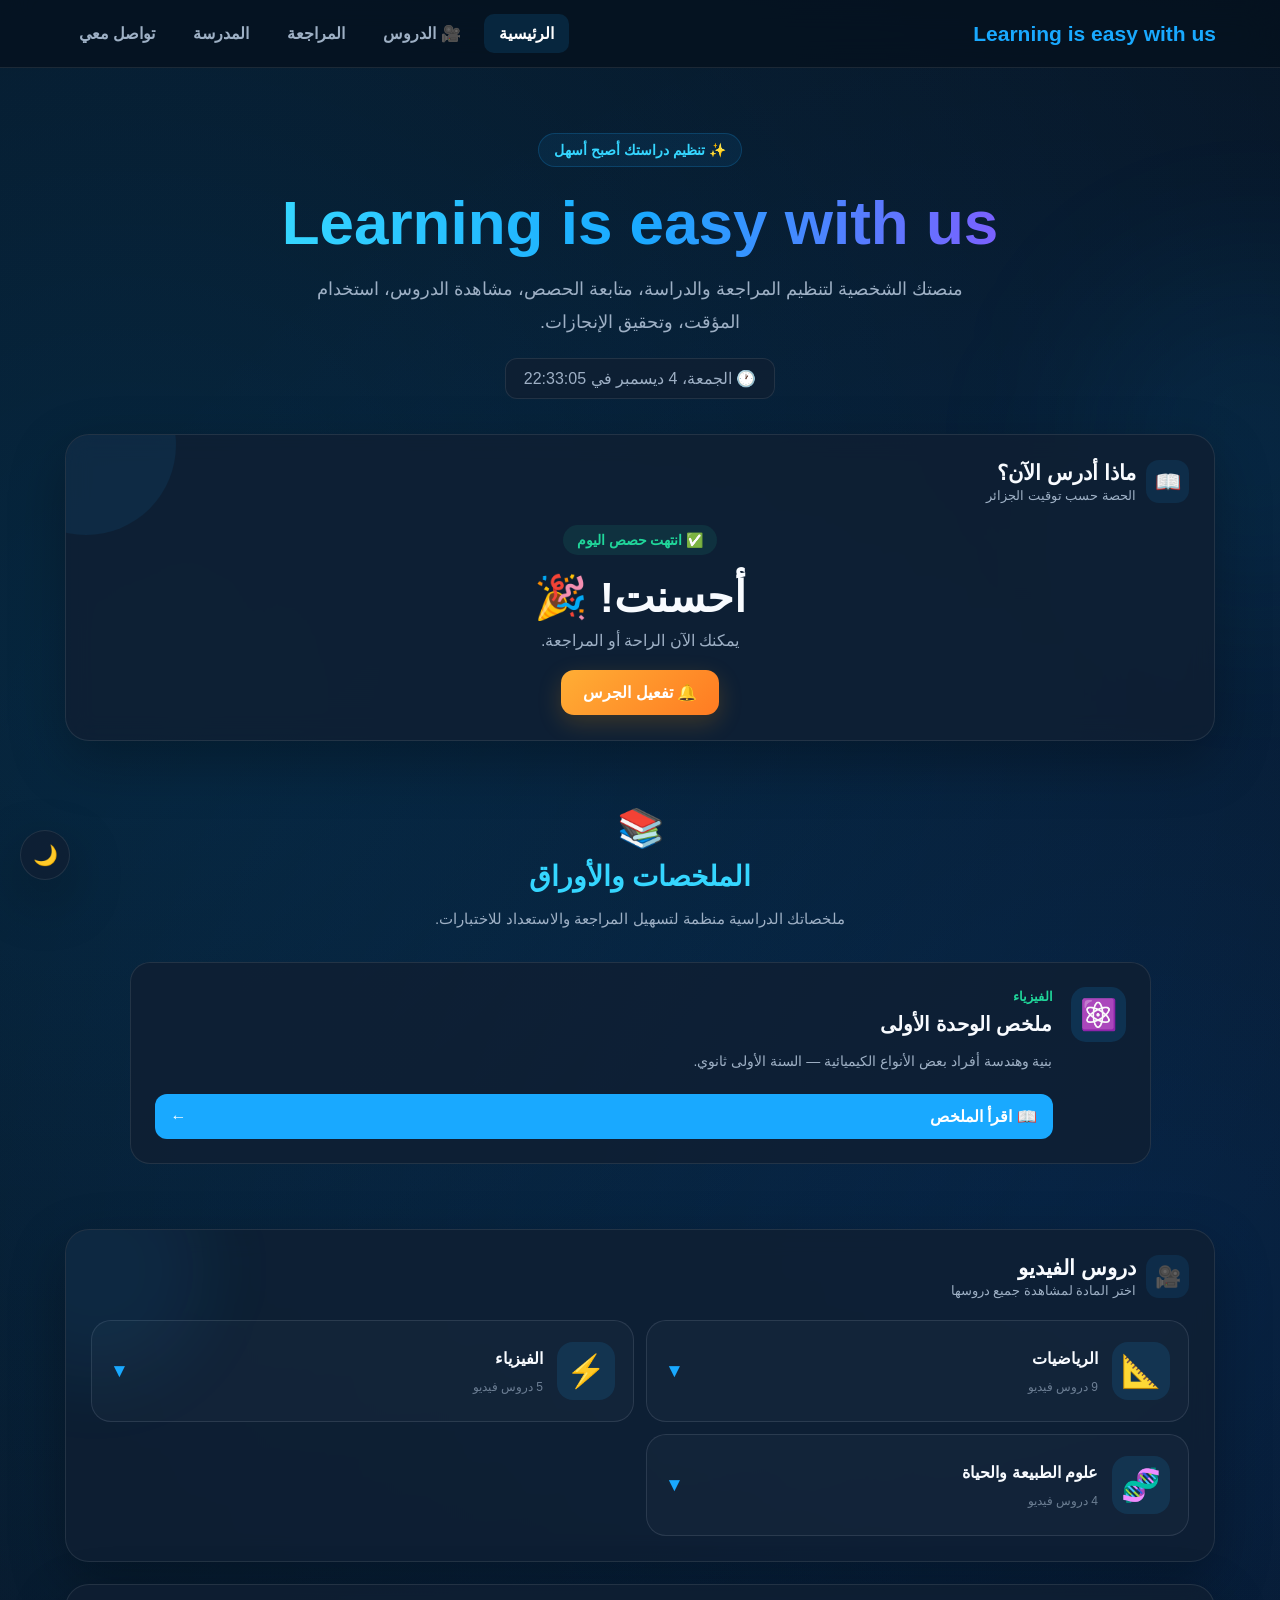
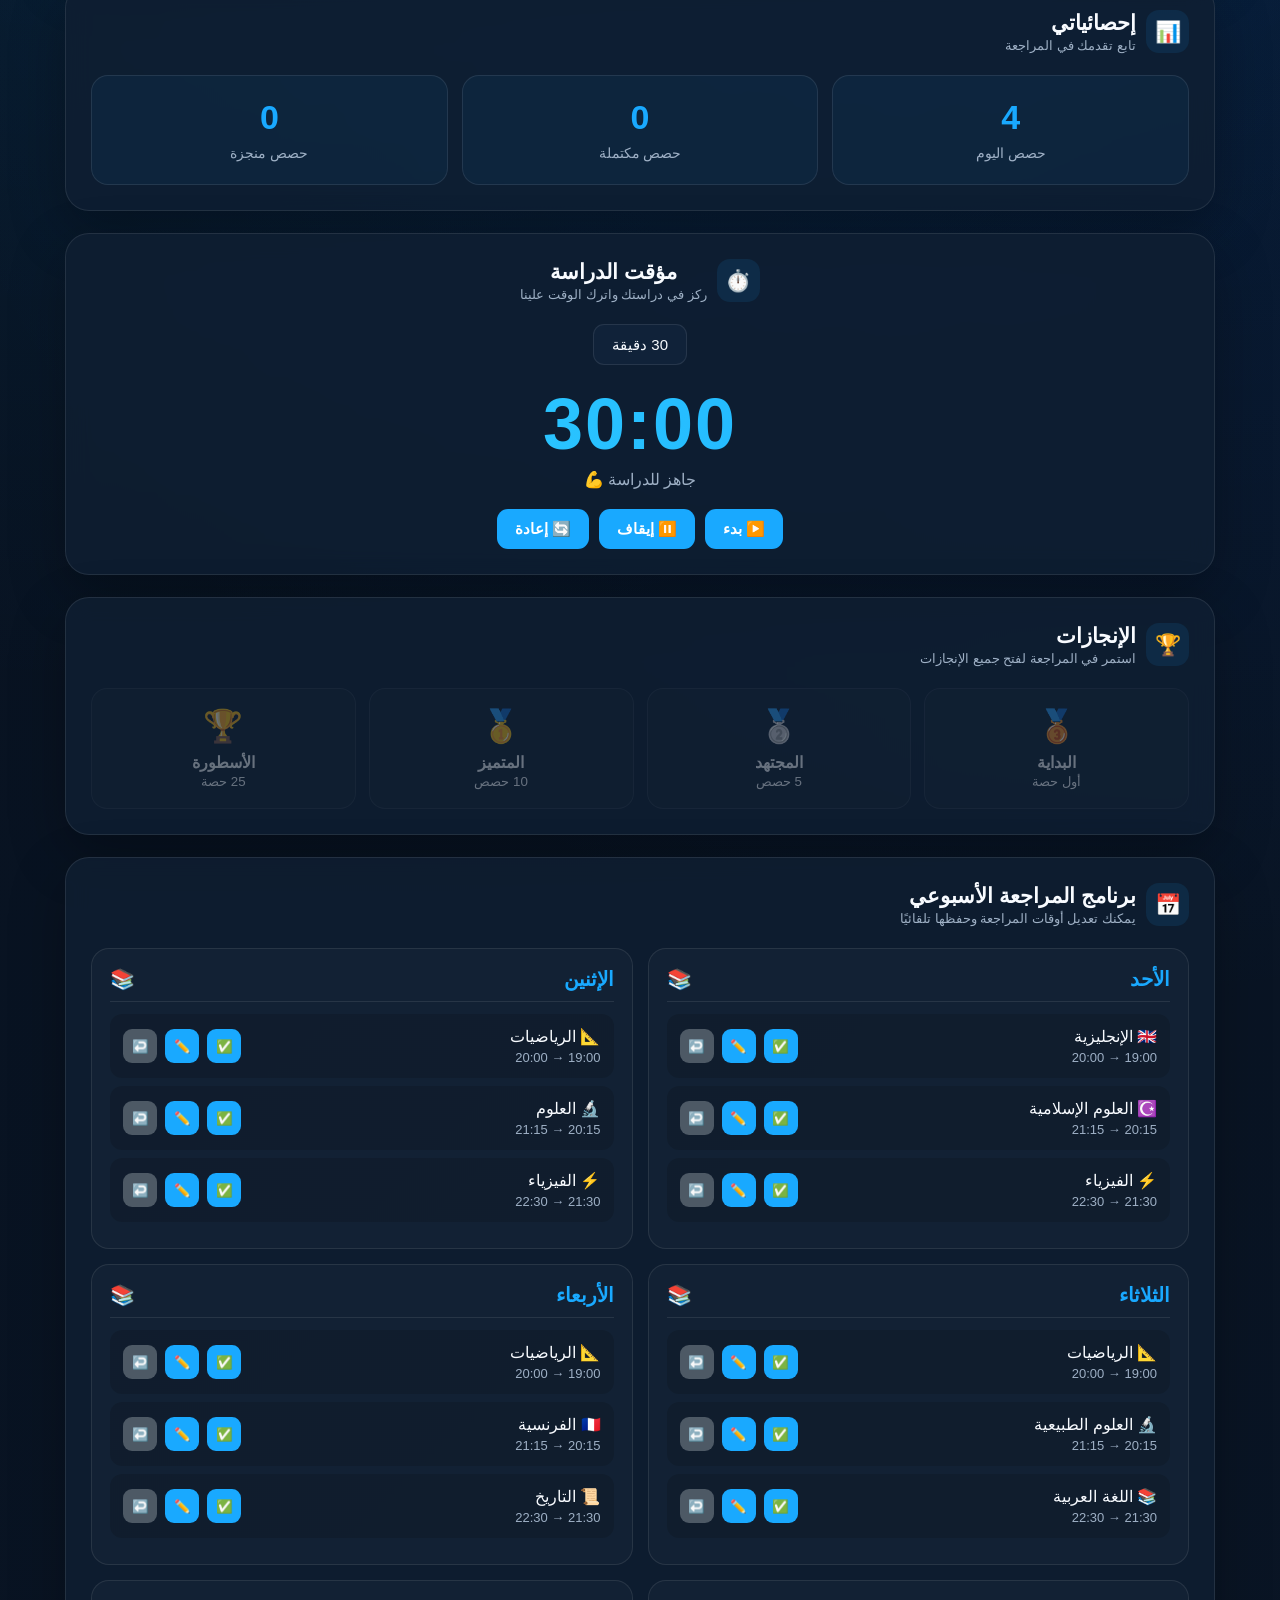
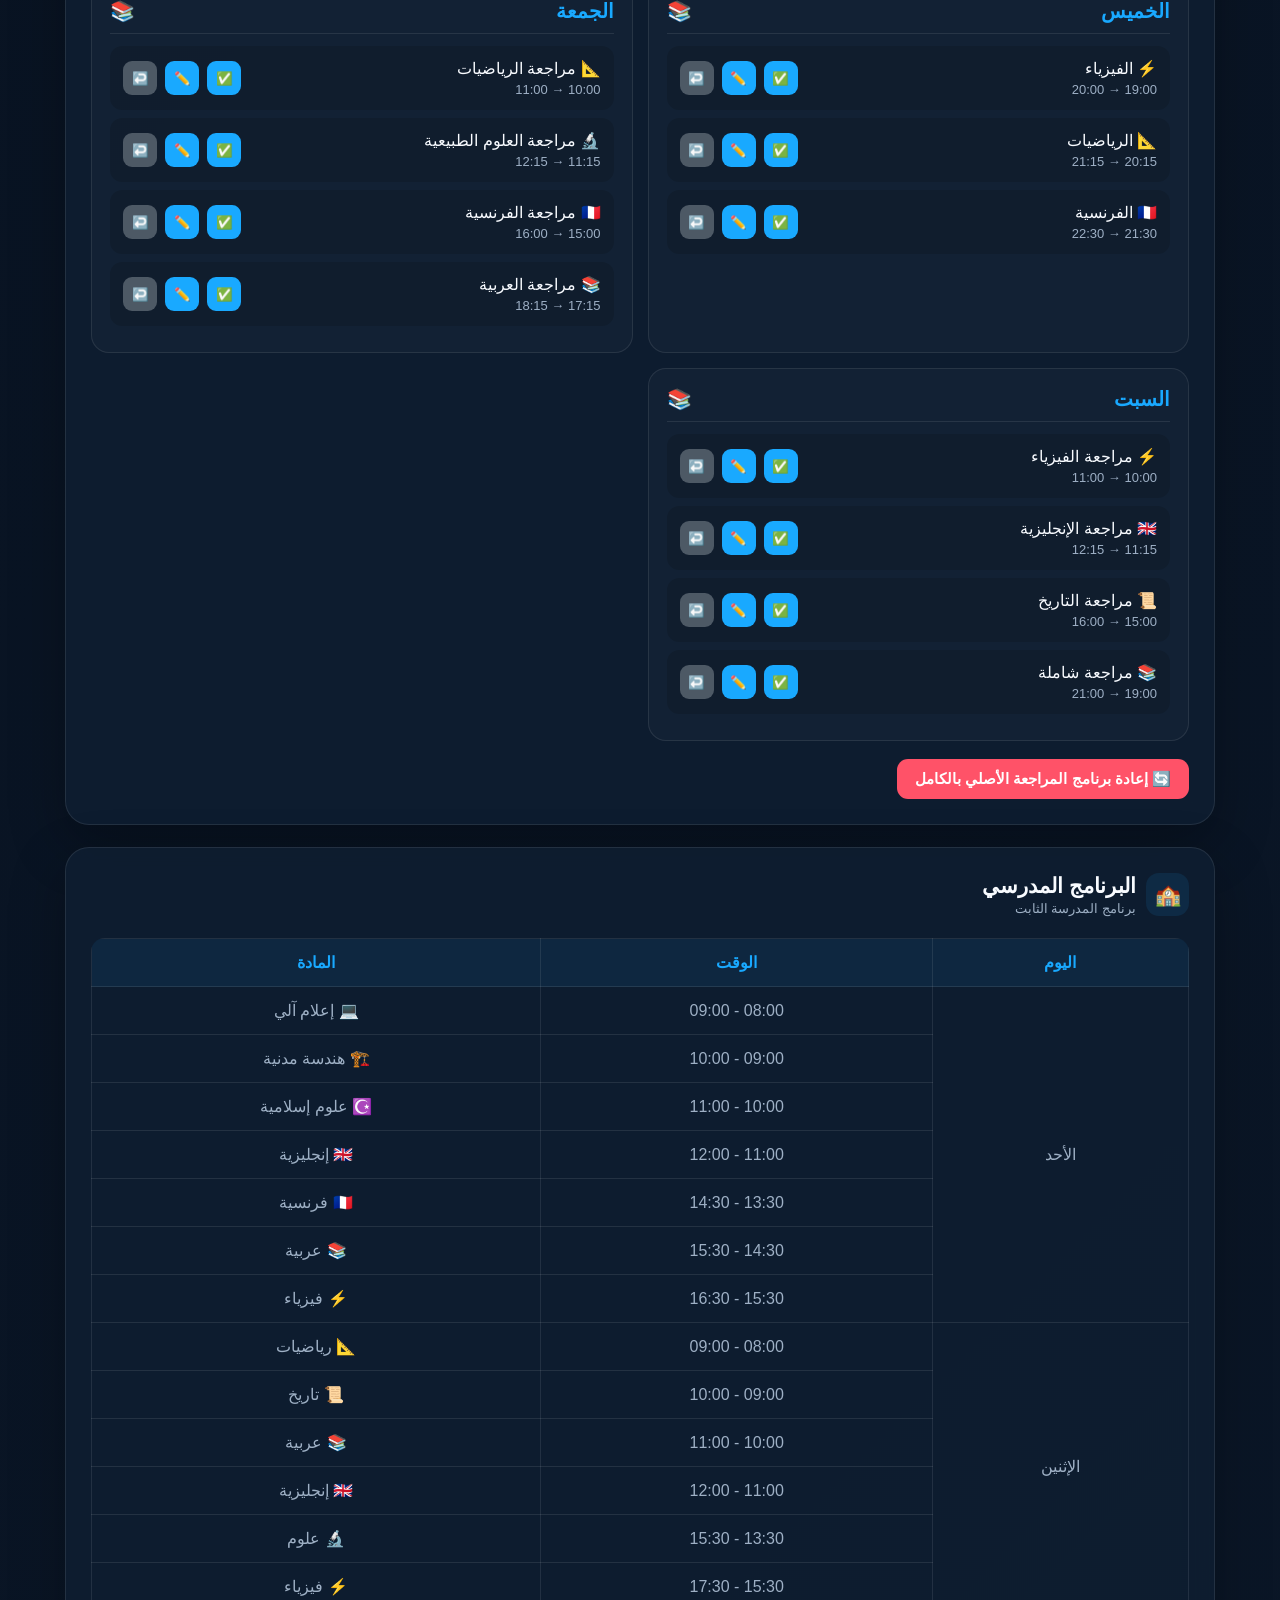
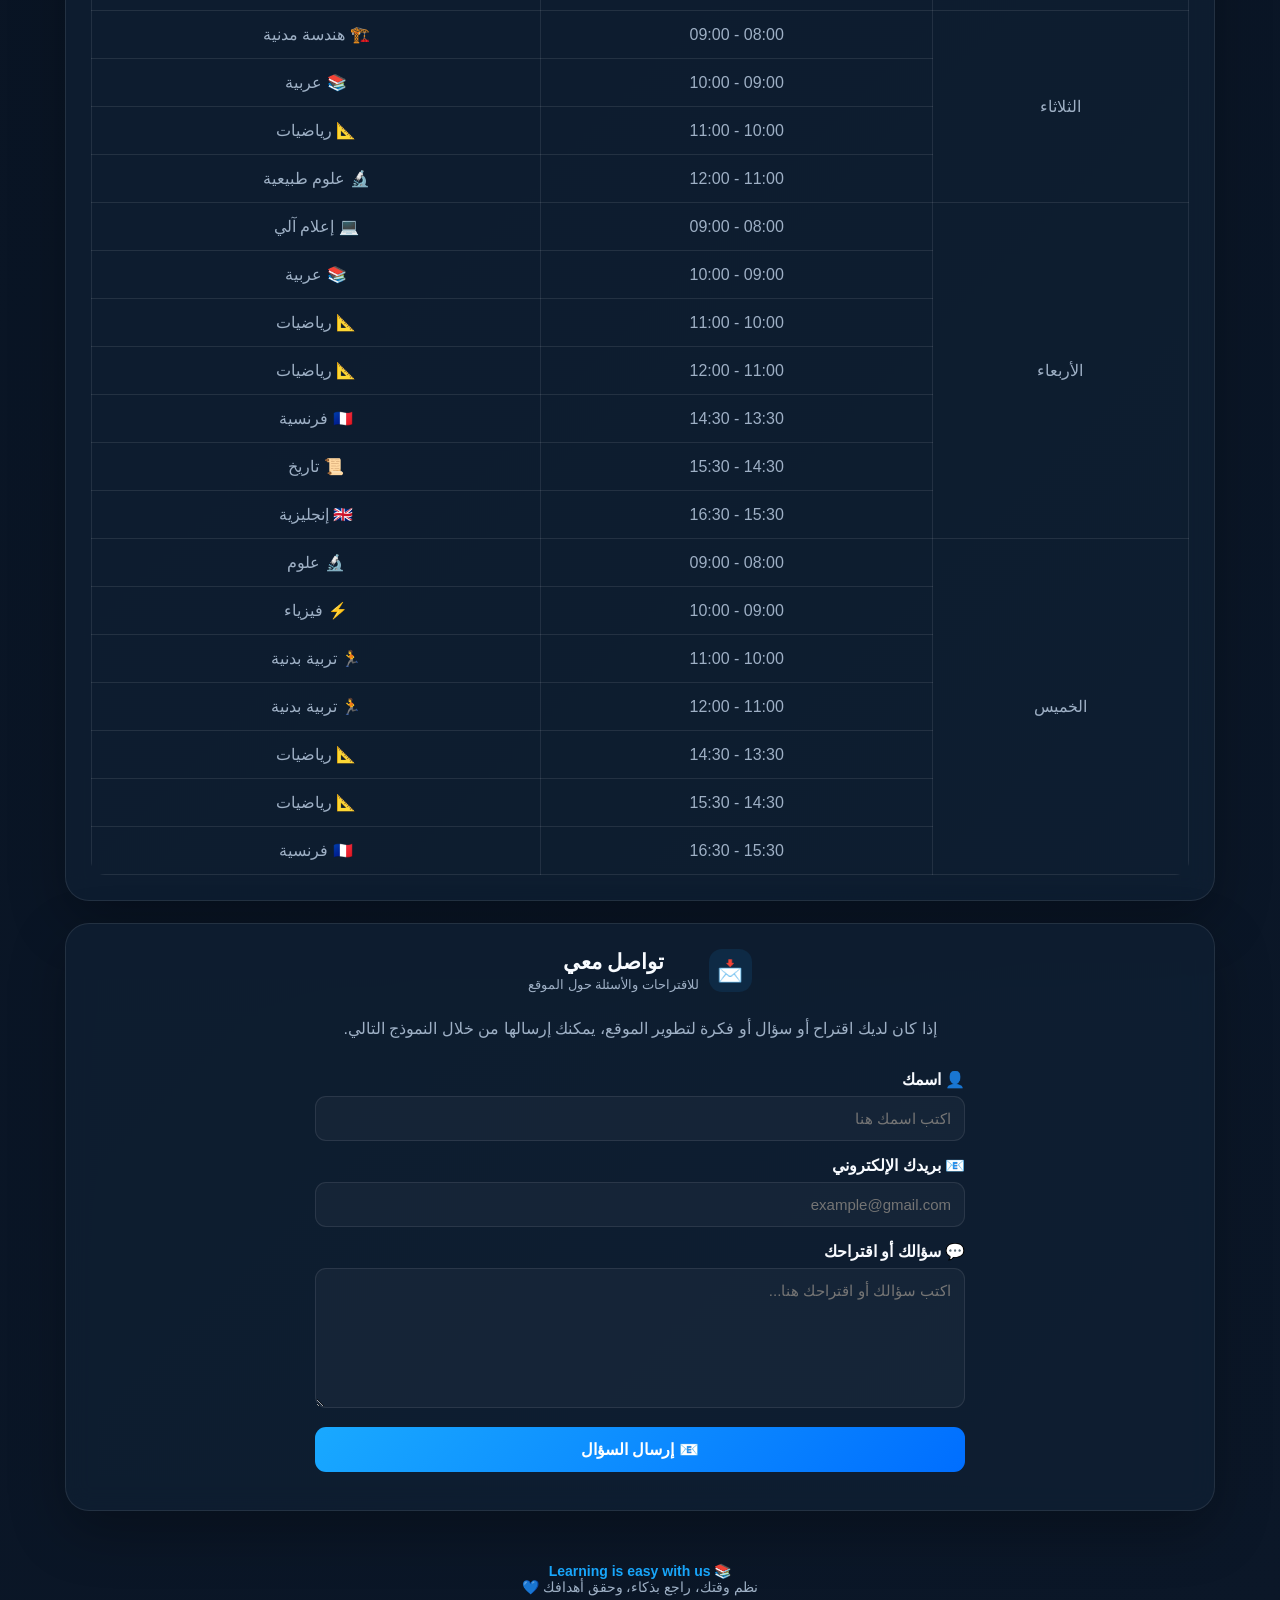
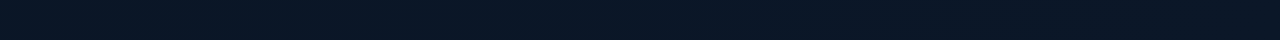
<file: index.html>
<!DOCTYPE html>

<html lang="ar" dir="rtl">
<head>
<meta charset="UTF-8">
<meta name="viewport" content="width=device-width, initial-scale=1.0">

<title>Learning is easy with us | برنامج الدراسة والمراجعة</title>

<meta name="description" content="Learning is easy with us لتنظيم الدراسة والمراجعة للسنة الأولى ثانوي تقني.">
<meta name="keywords" content="Learning is easy with us, 1ع تك1, برنامج الدراسة, برنامج المراجعة, السنة الأولى ثانوي تقني">
<meta name="author" content="Learning is easy with us">
<meta name="robots" content="index, follow">

<style>
:root{
    --bg:#07111f;
    --bg2:#0b1728;
    --card:rgba(15,31,51,.82);
    --card2:#102239;
    --text:#f8fbff;
    --muted:#9eb0c5;
    --blue:#19a9ff;
    --blue2:#006eff;
    --cyan:#35d6ff;
    --green:#20d69a;
    --red:#ff5268;
    --orange:#ffae35;
    --border:rgba(255,255,255,.09);
    --shadow:0 20px 55px rgba(0,0,0,.28);
}

*{
    box-sizing:border-box;
    margin:0;
    padding:0;
}

html{
    scroll-behavior:smooth;
}

body{
    min-height:100vh;
    font-family:Arial,"Tahoma",sans-serif;
    color:var(--text);
    background:
        radial-gradient(circle at 10% 10%,rgba(0,168,255,.14),transparent 28%),
        radial-gradient(circle at 90% 20%,rgba(0,110,255,.12),transparent 25%),
        linear-gradient(135deg,var(--bg),var(--bg2));
    transition:.3s;
}

body.light{
    --bg:#eef6fc;
    --bg2:#dfeefa;
    --card:rgba(255,255,255,.9);
    --card2:#fff;
    --text:#14202d;
    --muted:#607080;
    --border:rgba(0,0,0,.08);
    --shadow:0 15px 40px rgba(25,80,120,.12);
}

body:before{
    content:"";
    position:fixed;
    width:350px;
    height:350px;
    border-radius:50%;
    background:rgba(0,168,255,.07);
    filter:blur(80px);
    top:30%;
    right:-150px;
    pointer-events:none;
    z-index:-1;
}

nav{
    position:sticky;
    top:0;
    z-index:1000;
    width:100%;
    padding:14px 5%;
    display:flex;
    align-items:center;
    justify-content:space-between;
    gap:20px;
    background:rgba(6,17,30,.78);
    backdrop-filter:blur(18px);
    border-bottom:1px solid var(--border);
}

body.light nav{
    background:rgba(255,255,255,.8);
}

.logo{
    font-size:21px;
    font-weight:900;
    color:var(--text);
    display:flex;
    align-items:center;
    gap:9px;
}

.logo span{
    color:var(--blue);
}

.nav-links{
    display:flex;
    gap:8px;
    align-items:center;
    flex-wrap:wrap;
}

.nav-links a{
    text-decoration:none;
    color:var(--muted);
    font-weight:bold;
    padding:10px 15px;
    border-radius:10px;
    transition:.25s;
}

.nav-links a:hover,
.nav-links a.active{
    color:#fff;
    background:rgba(25,169,255,.13);
}

body.light .nav-links a:hover,
body.light .nav-links a.active{
    color:var(--blue2);
}

#theme-button{
    position:fixed;
    left:20px;
    bottom:20px;
    width:50px;
    height:50px;
    border:1px solid var(--border);
    border-radius:50%;
    background:var(--card);
    color:var(--text);
    box-shadow:var(--shadow);
    cursor:pointer;
    font-size:20px;
    z-index:1200;
    transition:.25s;
}

#theme-button:hover{
    transform:rotate(15deg) scale(1.06);
}

.container{
    width:min(1150px,92%);
    margin:auto;
}

.hero{
    padding:65px 0 35px;
    text-align:center;
}

.hero-badge{
    display:inline-flex;
    align-items:center;
    gap:7px;
    padding:8px 15px;
    border:1px solid rgba(25,169,255,.2);
    border-radius:30px;
    background:rgba(25,169,255,.08);
    color:var(--cyan);
    font-weight:bold;
    font-size:14px;
    margin-bottom:20px;
}

.hero h1{
    font-size:clamp(34px,6vw,62px);
    line-height:1.15;
    margin-bottom:15px;
    font-weight:900;
}

.hero h1 span{
    background:linear-gradient(90deg,var(--cyan),var(--blue),#7b61ff);
    -webkit-background-clip:text;
    background-clip:text;
    color:transparent;
}

.hero p{
    color:var(--muted);
    font-size:18px;
    line-height:1.8;
    max-width:700px;
    margin:auto;
}

.clock{
    margin:20px auto 0;
    display:inline-block;
    padding:10px 18px;
    border-radius:12px;
    background:var(--card);
    border:1px solid var(--border);
    color:var(--muted);
}

.card{
    background:var(--card);
    border:1px solid var(--border);
    border-radius:24px;
    padding:25px;
    margin-bottom:22px;
    box-shadow:var(--shadow);
    backdrop-filter:blur(12px);
}

.card-title{
    display:flex;
    align-items:center;
    gap:10px;
    margin-bottom:22px;
}

.card-title .title-icon{
    width:43px;
    height:43px;
    display:grid;
    place-items:center;
    background:rgba(25,169,255,.1);
    border-radius:13px;
    font-size:21px;
}

.card h2{
    font-size:21px;
}

.card-subtitle{
    color:var(--muted);
    font-size:13px;
    margin-top:3px;
}

/* =========================
   🎥 قسم الدروس
========================= */

.video-section{
    position:relative;
    overflow:hidden;
}

.video-section:before{
    content:"";
    position:absolute;
    width:220px;
    height:220px;
    border-radius:50%;
    background:rgba(25,169,255,.07);
    filter:blur(35px);
    left:-80px;
    top:-70px;
    pointer-events:none;
}

.video-grid{
    display:grid;
    grid-template-columns:repeat(2,1fr);
    gap:20px;
}

.video-card{
    position:relative;
    overflow:hidden;
    border:1px solid var(--border);
    border-radius:20px;
    background:rgba(0,0,0,.13);
    transition:.3s;
}

.video-card:hover{
    transform:translateY(-4px);
    border-color:rgba(25,169,255,.35);
    box-shadow:0 15px 35px rgba(0,0,0,.2);
}

.video-frame{
    width:100%;
    aspect-ratio:16/9;
    background:#000;
}

.video-frame iframe{
    width:100%;
    height:100%;
    border:0;
    display:block;
}

.video-info{
    padding:18px;
}

.video-number{
    display:inline-block;
    padding:6px 10px;
    border-radius:20px;
    background:rgba(25,169,255,.1);
    color:var(--cyan);
    font-size:12px;
    font-weight:bold;
    margin-bottom:10px;
}

.video-title{
    font-size:17px;
    font-weight:900;
    line-height:1.7;
    margin-bottom:7px;
}

.video-description{
    color:var(--muted);
    font-size:13px;
    line-height:1.7;
}

.current-card{
    overflow:hidden;
    position:relative;
}

.current-card:before{
    content:"";
    position:absolute;
    width:180px;
    height:180px;
    border-radius:50%;
    background:rgba(25,169,255,.08);
    left:-70px;
    top:-80px;
}

.current-lesson{
    position:relative;
    text-align:center;
}

.lesson-status{
    display:inline-block;
    padding:7px 14px;
    border-radius:30px;
    background:rgba(32,214,154,.1);
    color:var(--green);
    font-weight:bold;
    font-size:14px;
}

.current-subject{
    font-size:clamp(28px,5vw,43px);
    font-weight:900;
    margin:17px 0 8px;
    color:var(--text);
}

.current-time{
    color:var(--muted);
    font-size:16px;
}

.school-timer{
    max-width:520px;
    margin:23px auto 0;
    padding:20px;
    border-radius:18px;
    background:linear-gradient(135deg,rgba(25,169,255,.12),rgba(0,110,255,.04));
    border:1px solid rgba(25,169,255,.14);
}

.school-timer-label{
    color:var(--muted);
    margin-bottom:8px;
}

.school-timer-display{
    direction:ltr;
    font-size:42px;
    font-weight:900;
    letter-spacing:2px;
    color:var(--cyan);
}

.bell-area{
    display:flex;
    justify-content:center;
    margin-top:20px;
}

.bell-button{
    border:0;
    padding:13px 22px;
    border-radius:13px;
    background:linear-gradient(135deg,var(--orange),#ff7b22);
    color:#fff;
    cursor:pointer;
    font-size:16px;
    font-weight:bold;
    box-shadow:0 8px 25px rgba(255,152,0,.2);
    transition:.25s;
}

.bell-button:hover{
    transform:translateY(-2px);
}

.bell-button.active{
    background:linear-gradient(135deg,var(--green),#0da978);
}

.bell-button.ringing{
    background:var(--red);
    animation:alarmPulse .8s infinite;
}

@keyframes alarmPulse{
    0%,100%{transform:scale(1)}
    50%{transform:scale(1.06)}
}

.stats{
    display:grid;
    grid-template-columns:repeat(3,1fr);
    gap:14px;
}

.stat{
    padding:22px 15px;
    text-align:center;
    border-radius:17px;
    background:rgba(25,169,255,.055);
    border:1px solid var(--border);
}

.stat-number{
    display:block;
    font-size:34px;
    font-weight:900;
    color:var(--blue);
    margin-bottom:7px;
}

.stat-label{
    color:var(--muted);
    font-size:14px;
}

.timer{
    text-align:center;
}

.timer select{
    appearance:none;
    padding:11px 18px;
    border-radius:11px;
    border:1px solid var(--border);
    background:var(--card2);
    color:var(--text);
    font-size:15px;
    outline:none;
}

.timer-display{
    direction:ltr;
    font-size:72px;
    font-weight:900;
    letter-spacing:2px;
    margin:18px 0 5px;
    background:linear-gradient(90deg,var(--cyan),var(--blue));
    -webkit-background-clip:text;
    background-clip:text;
    color:transparent;
}

#timerStatus{
    color:var(--muted);
}

.timer-buttons{
    display:flex;
    justify-content:center;
    gap:10px;
    flex-wrap:wrap;
    margin-top:20px;
}

.timer-buttons button,
.main-button{
    border:0;
    padding:11px 18px;
    border-radius:11px;
    background:var(--blue);
    color:#fff;
    font-size:15px;
    font-weight:bold;
    cursor:pointer;
    transition:.25s;
}

.timer-buttons button:hover,
.main-button:hover{
    transform:translateY(-2px);
    background:var(--blue2);
}

.achievements{
    display:grid;
    grid-template-columns:repeat(4,1fr);
    gap:13px;
}

.achievement{
    text-align:center;
    padding:18px 10px;
    border-radius:16px;
    background:rgba(255,255,255,.025);
    border:1px solid var(--border);
    opacity:.38;
    transition:.3s;
}

.achievement.unlocked{
    opacity:1;
    border-color:rgba(32,214,154,.5);
    background:rgba(32,214,154,.07);
    transform:translateY(-2px);
}

.achievement .icon{
    display:block;
    font-size:32px;
    margin-bottom:8px;
}

.schedule{
    display:grid;
    grid-template-columns:repeat(2,1fr);
    gap:15px;
}

.day-card{
    padding:18px;
    border-radius:18px;
    background:rgba(255,255,255,.025);
    border:1px solid var(--border);
}

.day-title{
    display:flex;
    align-items:center;
    justify-content:space-between;
    color:var(--blue);
    font-size:20px;
    font-weight:900;
    padding-bottom:10px;
    border-bottom:1px solid var(--border);
    margin-bottom:12px;
}

.lesson{
    display:flex;
    align-items:center;
    gap:8px;
    padding:12px;
    margin:8px 0;
    border-radius:12px;
    background:rgba(0,0,0,.13);
    border:1px solid transparent;
    transition:.2s;
}

.lesson:hover{
    border-color:rgba(25,169,255,.18);
}

.lesson-info{
    flex:1;
    min-width:0;
}

.lesson-time{
    color:var(--muted);
    font-size:13px;
    margin-top:4px;
}

.lesson.completed{
    opacity:.45;
}

.lesson.completed .lesson-info{
    text-decoration:line-through;
}

.lesson button{
    border:0;
    min-width:34px;
    height:34px;
    border-radius:9px;
    background:var(--blue);
    color:#fff;
    cursor:pointer;
}

.lesson button.restore{
    background:#4d5965;
}

.reset-all{
    margin-top:18px;
    background:var(--red);
}

.reset-all:hover{
    background:#e63e55;
}

.school-schedule{
    overflow:hidden;
}

.table-wrap{
    overflow-x:auto;
    border-radius:14px;
}

table{
    width:100%;
    border-collapse:collapse;
    min-width:700px;
}

th,td{
    padding:14px 12px;
    border:1px solid var(--border);
    text-align:center;
}

th{
    background:rgba(25,169,255,.08);
    color:var(--blue);
}

td{
    color:var(--muted);
}

.contact-card{
    text-align:center;
}

.contact-description{
    color:var(--muted);
    line-height:1.9;
    max-width:650px;
    margin:0 auto 25px;
}

.contact-form{
    width:min(650px,100%);
    margin:auto;
    text-align:right;
}

.contact-form label{
    display:block;
    margin-bottom:7px;
    font-weight:bold;
}

.contact-form input,
.contact-form textarea{
    width:100%;
    padding:13px;
    margin-bottom:15px;
    border-radius:11px;
    border:1px solid var(--border);
    background:rgba(255,255,255,.035);
    color:var(--text);
    font-family:Arial,sans-serif;
    font-size:15px;
    outline:none;
}

.contact-form input:focus,
.contact-form textarea:focus{
    border-color:var(--blue);
    box-shadow:0 0 0 3px rgba(25,169,255,.1);
}

.contact-form textarea{
    min-height:140px;
    resize:vertical;
}

.contact-submit{
    width:100%;
    padding:13px;
    border:0;
    border-radius:11px;
    background:linear-gradient(135deg,var(--blue),var(--blue2));
    color:#fff;
    font-size:16px;
    font-weight:bold;
    cursor:pointer;
}

.contact-submit:disabled{
    opacity:.6;
    cursor:not-allowed;
}

#contactStatus{
    margin-top:13px;
    line-height:1.7;
}

.contact-success{
    color:var(--green);
}

.contact-error{
    color:var(--red);
}

.modal{
    display:none;
    position:fixed;
    inset:0;
    z-index:3000;
    align-items:center;
    justify-content:center;
    padding:20px;
    background:rgba(0,0,0,.72);
    backdrop-filter:blur(5px);
}

.modal-content{
    width:min(450px,100%);
    padding:25px;
    border-radius:22px;
    background:var(--card2);
    border:1px solid var(--border);
    box-shadow:var(--shadow);
}

.modal-content h2{
    color:var(--blue);
    margin-bottom:20px;
}

.modal-content label{
    display:block;
    margin:12px 0 6px;
}

.modal-content input{
    width:100%;
    padding:12px;
    border-radius:10px;
    border:1px solid var(--border);
    background:rgba(255,255,255,.04);
    color:var(--text);
    outline:none;
}

.modal-buttons{
    display:flex;
    gap:10px;
    margin-top:20px;
}

.modal-buttons button{
    flex:1;
    padding:12px;
    border:0;
    border-radius:10px;
    cursor:pointer;
    font-weight:bold;
}

.save-button{
    background:var(--green);
    color:#fff;
}

.cancel-button{
    background:#555;
    color:#fff;
}

footer{
    text-align:center;
    color:var(--muted);
    padding:30px 10px 45px;
    font-size:14px;
}

footer strong{
    color:var(--blue);
}

@media(max-width:800px){

    nav{
        padding:12px 4%;
        flex-direction:column;
    }

    .logo{
        font-size:17px;
    }

    .nav-links{
        justify-content:center;
    }

    .nav-links a{
        padding:8px 9px;
        font-size:13px;
    }

    .hero{
        padding:45px 0 25px;
    }

    .hero p{
        font-size:16px;
    }

    .stats,
    .achievements,
    .schedule,
    .video-grid{
        grid-template-columns:1fr;
    }

    .card{
        padding:18px;
        border-radius:19px;
    }

    .timer-display{
        font-size:55px;
    }

    .lesson{
        flex-wrap:wrap;
    }

    .school-timer-display{
        font-size:35px;
    }

    #theme-button{
        left:14px;
        bottom:14px;
    }
}

@media(max-width:480px){

    .nav-links{
        gap:2px;
    }

    .nav-links a{
        padding:7px;
        font-size:12px;
    }

    .hero h1{
        font-size:35px;
    }

    .current-subject{
        font-size:27px;
    }

    .lesson button{
        min-width:32px;
    }

    .video-title{
        font-size:15px;
    }
}


/* =========================================
   📚 تنسيق قسم الملخصات والأوراق
   مدمج داخل index.html
========================================= */
#summaries-section {
    direction: rtl;
    display: block;
    width: min(1100px, 94%);
    margin: 35px auto;
    padding: 30px;
    box-sizing: border-box;
    color: var(--text, #ffffff);
    text-align: right;
}
#summaries-section .summaries-header {
    display: block;
    text-align: center;
    margin-bottom: 28px;
}
#summaries-section .summaries-icon {
    display: block;
    font-size: 38px;
    margin-bottom: 10px;
}
#summaries-section .summaries-header h2 {
    color: var(--cyan, #35d6ff);
    font-size: 28px;
    font-weight: 800;
    margin: 0 0 12px;
}
#summaries-section .summaries-header p {
    font-size: 15px;
    line-height: 1.9;
    margin: 0;
    color: var(--muted, #b9c9dc);
}
#summaries-section .summaries-grid {
    display: grid;
    grid-template-columns: repeat(auto-fit, minmax(min(100%, 290px), 1fr));
    gap: 20px;
}
#summaries-section .summary-card {
    display: flex;
    align-items: flex-start;
    gap: 18px;
    padding: 24px;
    box-sizing: border-box;
    background: var(--card, rgba(15,31,51,.82));
    border: 1px solid var(--border, rgba(255,255,255,.12));
    border-radius: 20px;
    transition: transform .25s, border-color .25s;
}
#summaries-section .summary-card:hover {
    transform: translateY(-4px);
    border-color: var(--cyan, #35d6ff);
}
#summaries-section .summary-card-icon {
    flex-shrink: 0;
    display: grid;
    place-items: center;
    width: 55px;
    height: 55px;
    font-size: 30px;
    border-radius: 15px;
    background: rgba(25,169,255,.14);
}
#summaries-section .summary-card-content { flex: 1; min-width: 0; }
#summaries-section .summary-subject {
    display: inline-block;
    color: var(--green, #20d69a);
    font-size: 13px;
    font-weight: bold;
    margin-bottom: 8px;
}
#summaries-section .summary-card h3 {
    font-size: 20px;
    margin: 0 0 12px;
    color: var(--text, #ffffff);
}
#summaries-section .summary-card p {
    font-size: 14px;
    line-height: 1.9;
    margin: 0 0 20px;
    color: var(--muted, #b9c9dc);
}
#summaries-section .summary-open-button {
    display: flex;
    align-items: center;
    justify-content: space-between;
    gap: 10px;
    padding: 13px 16px;
    border-radius: 12px;
    background: var(--blue, #19a9ff);
    color: #ffffff;
    text-decoration: none;
    font-weight: bold;
    transition: filter .2s;
}
#summaries-section .summary-open-button:hover { filter: brightness(1.15); }
@media (max-width: 600px) {
    #summaries-section { padding: 22px 16px; }
    #summaries-section .summaries-header h2 { font-size: 24px; }
    #summaries-section .summary-card { padding: 18px; gap: 12px; }
}

</style>

</head>

<body>

<nav>
    <div class="logo">
         <span>Learning is easy with us</span>
    </div>

<div class="nav-links">
    <a href="#home" class="active">الرئيسية</a>
    <a href="#videos-section">🎥 الدروس</a>
    <a href="#schedule-section">المراجعة</a>
    <a href="#school-section">المدرسة</a>
    <a href="#contact">تواصل معي</a>
</div>

</nav>

<button id="theme-button" onclick="toggleTheme()">🌙</button>

<main class="container" id="home">

<section class="hero">

<div class="hero-badge">
    ✨ تنظيم دراستك أصبح أسهل
</div>

<h1>
    <span>Learning is easy with us</span>
</h1>

<p>
    منصتك الشخصية لتنظيم المراجعة والدراسة،
    متابعة الحصص، مشاهدة الدروس، استخدام المؤقت،
    وتحقيق الإنجازات.
</p>

<div class="clock" id="clock">
    🕐 جاري تحميل الوقت...
</div>

</section>

<section class="card current-card">

<div class="card-title">
    <div class="title-icon">📖</div>
    <div>
        <h2>ماذا أدرس الآن؟</h2>
        <div class="card-subtitle">الحصة حسب توقيت الجزائر</div>
    </div>
</div>

<div class="current-lesson" id="currentLesson">
    جاري التحقق من الحصة...
</div>

<div class="bell-area">
    <button id="bellButton" class="bell-button" onclick="enableBell()">
        🔔 تفعيل الجرس
    </button>
</div>

</section>


<!-- =========================================
     📚 قسم الملخصات والأوراق
========================================= -->

<section id="summaries-section" class="summaries-section">

    <div class="summaries-header">
        <span class="summaries-icon">📚</span>
        <h2>الملخصات والأوراق</h2>
        <p>ملخصاتك الدراسية منظمة لتسهيل المراجعة والاستعداد للاختبارات.</p>
    </div>

    <div class="summaries-grid">

        <!-- ملخص الوحدة الأولى في الفيزياء -->
        <div class="summary-card">

            <div class="summary-card-icon">⚛️</div>

            <div class="summary-card-content">
                <span class="summary-subject">الفيزياء</span>

                <h3>ملخص الوحدة الأولى</h3>

                <p>
                    بنية وهندسة أفراد بعض الأنواع الكيميائية
                    — السنة الأولى ثانوي.
                </p>

                <a
                    href="physics-unit-1.html"
                    class="summary-open-button"
                    target="_blank"
                    rel="noopener"
                >
                    📖 اقرأ الملخص
                    <span>←</span>
                </a>
            </div>

        </div>

    </div>

</section>



<!-- =====================================================
     🎥 قسم الدروس بالفيديو
     نظام المواد القابلة للفتح والإغلاق
===================================================== -->

<style>

/* ===== بطاقات المواد ===== */

.subject-video-list{
    display:grid;
    grid-template-columns:repeat(2,1fr);
    gap:18px;
}

/* بطاقة المادة */

.subject-video-box{
    border:1px solid var(--border);
    border-radius:20px;
    overflow:hidden;
    background:rgba(255,255,255,.025);
    transition:.3s;
}

.subject-video-box:hover{
    border-color:rgba(25,169,255,.35);
}

/* زر المادة */

.subject-video-button{
    width:100%;
    border:0;
    background:transparent;
    color:var(--text);
    padding:22px;
    display:flex;
    align-items:center;
    gap:15px;
    cursor:pointer;
    text-align:right;
    transition:.25s;
}

.subject-video-button:hover{
    background:rgba(25,169,255,.07);
}

.subject-icon{
    width:58px;
    height:58px;
    flex-shrink:0;
    display:grid;
    place-items:center;
    border-radius:16px;
    background:rgba(25,169,255,.1);
    font-size:30px;
}

.subject-name{
    flex:1;
}

.subject-name strong{
    display:block;
    font-size:19px;
    margin-bottom:5px;
}

.subject-name span{
    color:var(--muted);
    font-size:13px;
}

.subject-arrow{
    font-size:22px;
    color:var(--blue);
    transition:.3s;
}

.subject-video-box.open .subject-arrow{
    transform:rotate(180deg);
}

/* محتوى الدروس */

.subject-video-content{
    display:none;
    padding:0 18px 20px;
    border-top:1px solid var(--border);
}

.subject-video-box.open .subject-video-content{
    display:block;
    animation:videoOpen .3s ease;
}

@keyframes videoOpen{
    from{
        opacity:0;
        transform:translateY(-8px);
    }

    to{
        opacity:1;
        transform:translateY(0);
    }
}

/* شبكة الفيديوهات */

.subject-video-content .video-grid{
    display:grid;
    grid-template-columns:repeat(2,1fr);
    gap:18px;
    padding-top:18px;
}

/* الفيديو */

.subject-video-content .video-card{
    position:relative;
    overflow:hidden;
    border:1px solid var(--border);
    border-radius:18px;
    background:rgba(0,0,0,.13);
    transition:.3s;
}

.subject-video-content .video-card:hover{
    transform:translateY(-3px);
    border-color:rgba(25,169,255,.35);
}

.subject-video-content .video-frame{
    width:100%;
    aspect-ratio:16/9;
    background:#000;
}

.subject-video-content .video-frame iframe{
    width:100%;
    height:100%;
    border:0;
    display:block;
}

.subject-video-content .video-info{
    padding:15px;
}

.subject-video-content .video-number{
    display:inline-block;
    padding:5px 9px;
    border-radius:20px;
    background:rgba(25,169,255,.1);
    color:var(--cyan);
    font-size:12px;
    font-weight:bold;
    margin-bottom:8px;
}

.subject-video-content .video-title{
    font-size:16px;
    font-weight:900;
    line-height:1.6;
    margin-bottom:5px;
}

.subject-video-content .video-description{
    color:var(--muted);
    font-size:12px;
    line-height:1.6;
}

/* الهاتف */

@media(max-width:800px){

    .subject-video-list{
        grid-template-columns:1fr;
    }

    .subject-video-content .video-grid{
        grid-template-columns:1fr;
    }

}




<style>
/* ===== إصلاح وتصميم قسم دروس الفيديو ===== */
#videos-section {
    direction: rtl;
}

#videos-section .subject-video-list {
    display: grid;
    grid-template-columns: repeat(2, minmax(0, 1fr));
    gap: 12px;
    margin-top: 20px;
}

#videos-section .subject-video-box {
    min-width: 0;
    align-self: start;
    overflow: hidden;
    border: 1px solid rgba(148, 163, 184, .18);
    border-radius: 20px;
    background: rgba(255, 255, 255, .025);
}

#videos-section .subject-video-box.is-open {
    border-color: rgba(25, 169, 255, .55);
    background: rgba(25, 169, 255, .07);
}

#videos-section .subject-video-button {
    width: 100%;
    min-height: 100px;
    padding: 18px;
    display: flex;
    align-items: center;
    gap: 14px;
    border: 0;
    color: inherit;
    background: transparent;
    text-align: right;
    font: inherit;
    cursor: pointer;
}

#videos-section .subject-icon {
    width: 58px;
    height: 58px;
    flex-shrink: 0;
    display: grid;
    place-items: center;
    border-radius: 16px;
    background: rgba(25, 169, 255, .12);
    font-size: 32px;
}

#videos-section .subject-name {
    display: flex;
    flex-direction: column;
    gap: 7px;
    flex: 1;
    min-width: 0;
}

#videos-section .subject-name strong {
    font-size: 16px;
}

#videos-section .subject-name span {
    font-size: 12px;
    opacity: .65;
}

#videos-section .subject-arrow {
    color: #19a9ff;
    font-size: 19px;
    margin-right: auto;
    transition: transform .2s;
}

#videos-section .is-open .subject-arrow {
    transform: rotate(180deg);
}

#videos-section .subject-video-content {
    display: none;
    padding: 0 14px 16px;
}

#videos-section .subject-video-content.active {
    display: block;
}

#videos-section .video-grid {
    display: grid;
    grid-template-columns: repeat(2, minmax(0, 1fr));
    gap: 14px;
}

#videos-section .video-card {
    min-width: 0;
    overflow: hidden;
    border: 1px solid rgba(148, 163, 184, .18);
    border-radius: 15px;
    background: rgba(0, 0, 0, .12);
}

#videos-section .video-frame {
    position: relative;
    width: 100%;
    aspect-ratio: 16 / 9;
    background: #000;
}

#videos-section .video-frame iframe {
    position: absolute;
    inset: 0;
    width: 100%;
    height: 100%;
    border: 0;
}

#videos-section .video-info {
    padding: 13px;
}

#videos-section .video-number {
    display: inline-block;
    margin-bottom: 9px;
    color: #35d6ff;
    font-size: 12px;
}

#videos-section .video-title {
    font-size: 14px;
    font-weight: bold;
    margin-bottom: 7px;
}

#videos-section .video-description {
    font-size: 12px;
    line-height: 1.8;
    opacity: .7;
}

@media (max-width: 650px) {
    #videos-section .subject-video-list {
        grid-template-columns: 1fr;
    }

    #videos-section .video-grid {
        grid-template-columns: 1fr;
    }

    #videos-section .subject-video-button {
        min-height: 85px;
        padding: 13px;
    }
}




    
    
.mitosis-link {
    display: flex;
    align-items: center;
    gap: 14px;
    padding: 18px;
    min-height: 120px;
    text-decoration: none;
    color: var(--text);
    background: var(--card);
    border: 1px solid var(--border);
    border-radius: 16px;
    transition: .25s;
}

.mitosis-link:hover {
    border-color: var(--cyan);
    transform: translateY(-3px);
    box-shadow: 0 8px 25px rgba(25,169,255,.12);
}

.mitosis-link .video-title {
    color: var(--cyan);
    font-weight: 800;
}

.mitosis-link .video-description {
    color: var(--muted);
    margin: 5px 0;
}


</style>


    

<section class="card video-section" id="videos-section">

    <div class="card-title">
        <div class="title-icon">🎥</div>
        <div>
            <h2>دروس الفيديو</h2>
            <div class="card-subtitle">
                اختر المادة لمشاهدة جميع دروسها
            </div>
        </div>
    </div>

    <div class="subject-video-list">

        <!-- الرياضيات -->
        <div class="subject-video-box">
            <button type="button"
                    class="subject-video-button"
                    aria-expanded="false"
                    onclick="toggleSubjectVideos(this)">
                <div class="subject-icon">📐</div>
                <div class="subject-name">
                    <strong>الرياضيات</strong>
                    <span>9 دروس فيديو</span>
                </div>
                <div class="subject-arrow">▼</div>
            </button>

            <div class="subject-video-content">
                <div class="video-grid">

                    <div class="video-card">
                        <div class="video-frame">
                            <iframe loading="lazy"
                                src="https://www.youtube.com/embed/SiwANq5js_w"
                                title="رياضيات - الدرس 1"
                                allowfullscreen></iframe>
                        </div>
                        <div class="video-info">
                            <span class="video-number">📐 الدرس 1</span>
                            <div class="video-title">الرياضيات — الدرس 1</div>
                            <div class="video-description">شرح الرياضيات للسنة الأولى ثانوي.</div>
                        </div>
                    </div>

                    <div class="video-card">
                        <div class="video-frame">
                            <iframe loading="lazy"
                                src="https://www.youtube.com/embed/ekZHOZ2nZFg"
                                title="رياضيات - الدرس 2"
                                allowfullscreen></iframe>
                        </div>
                        <div class="video-info">
                            <span class="video-number">📐 الدرس 2</span>
                            <div class="video-title">الرياضيات — الدرس 2</div>
                            <div class="video-description">شرح الرياضيات للسنة الأولى ثانوي.</div>
                        </div>
                    </div>

                    <div class="video-card">
                        <div class="video-frame">
                            <iframe loading="lazy"
                                src="https://www.youtube.com/embed/ye_iS47a7yk"
                                title="رياضيات - الدرس 3"
                                allowfullscreen></iframe>
                        </div>
                        <div class="video-info">
                            <span class="video-number">📐 الدرس 3</span>
                            <div class="video-title">الرياضيات — الدرس 3</div>
                            <div class="video-description">شرح الرياضيات للسنة الأولى ثانوي.</div>
                        </div>
                    </div>

                    <div class="video-card">
                        <div class="video-frame">
                            <iframe loading="lazy"
                                src="https://www.youtube.com/embed/rs2yKtdd8qc"
                                title="رياضيات - الدرس 4"
                                allowfullscreen></iframe>
                        </div>
                        <div class="video-info">
                            <span class="video-number">📐 الدرس 4</span>
                            <div class="video-title">الرياضيات — الدرس 4</div>
                            <div class="video-description">شرح الرياضيات للسنة الأولى ثانوي.</div>
                        </div>
                    </div>

                    <div class="video-card">
                        <div class="video-frame">
                            <iframe loading="lazy"
                                src="https://www.youtube.com/embed/PKJ1jMhHMzo"
                                title="رياضيات - الدرس 5"
                                allowfullscreen></iframe>
                        </div>
                        <div class="video-info">
                            <span class="video-number">📐 الدرس 5</span>
                            <div class="video-title">الرياضيات — الدرس 5</div>
                            <div class="video-description">شرح الرياضيات للسنة الأولى ثانوي.</div>
                        </div>
                    </div>

                    <div class="video-card">
                        <div class="video-frame">
                            <iframe loading="lazy"
                                src="https://www.youtube.com/embed/7Xns4feLSiI"
                                title="رياضيات - الدرس 6"
                                allowfullscreen></iframe>
                        </div>
                        <div class="video-info">
                            <span class="video-number">📐 الدرس 6</span>
                            <div class="video-title">الرياضيات — الدرس 6</div>
                            <div class="video-description">شرح الرياضيات للسنة الأولى ثانوي.</div>
                        </div>
                    </div>

                    <div class="video-card">
                        <div class="video-frame">
                            <iframe loading="lazy"
                                src="https://www.youtube.com/embed/nXDTb6bZiTo"
                                title="رياضيات - الدرس 7"
                                allowfullscreen></iframe>
                        </div>
                        <div class="video-info">
                            <span class="video-number">📐 الدرس 7</span>
                            <div class="video-title">الرياضيات — الدرس 7</div>
                            <div class="video-description">شرح الرياضيات للسنة الأولى ثانوي.</div>
                        </div>
                    </div>

                    <div class="video-card">
                        <div class="video-frame">
                            <iframe loading="lazy"
                                src="https://www.youtube.com/embed/MYkLzBXJ-5o"
                                title="رياضيات - الدرس 8"
                                allowfullscreen></iframe>
                        </div>
                        <div class="video-info">
                            <span class="video-number">📐 الدرس 8</span>
                            <div class="video-title">الرياضيات — الدرس 8</div>
                            <div class="video-description">شرح الرياضيات للسنة الأولى ثانوي.</div>
                        </div>
                    </div>

                    <div class="video-card">
                        <div class="video-frame">
                            <iframe loading="lazy"
                                src="https://www.youtube.com/embed/xRYmShGz6f4"
                                title="رياضيات - الدرس 9"
                                allowfullscreen></iframe>
                        </div>
                        <div class="video-info">
                            <span class="video-number">📐 الدرس 9</span>
                            <div class="video-title">الرياضيات — الدرس 9</div>
                            <div class="video-description">شرح الرياضيات للسنة الأولى ثانوي.</div>
                        </div>
                    </div>

                </div>
            </div>
        </div>

        <!-- الفيزياء -->
        <div class="subject-video-box">
            <button type="button"
                    class="subject-video-button"
                    aria-expanded="false"
                    onclick="toggleSubjectVideos(this)">
                <div class="subject-icon">⚡</div>
                <div class="subject-name">
                    <strong>الفيزياء</strong>
                    <span>5 دروس فيديو</span>
                </div>
                <div class="subject-arrow">▼</div>
            </button>

            <div class="subject-video-content">
                <div class="video-grid">

                    <div class="video-card">
                        <div class="video-frame">
                            <iframe loading="lazy"
                                src="https://www.youtube.com/embed/Zs_HNZW_ECM"
                                title="فيزياء - الدرس 1"
                                allowfullscreen></iframe>
                        </div>
                        <div class="video-info">
                            <span class="video-number">⚡ الدرس 1</span>
                            <div class="video-title">الفيزياء — الدرس 1</div>
                            <div class="video-description">شرح الفيزياء للسنة الأولى ثانوي.</div>
                        </div>
                    </div>

                    <div class="video-card">
                        <div class="video-frame">
                            <iframe loading="lazy"
                                src="https://www.youtube.com/embed/dXhSLKisUbU"
                                title="فيزياء - الدرس 2"
                                allowfullscreen></iframe>
                        </div>
                        <div class="video-info">
                            <span class="video-number">⚡ الدرس 2</span>
                            <div class="video-title">الفيزياء — الدرس 2</div>
                            <div class="video-description">شرح الفيزياء للسنة الأولى ثانوي.</div>
                        </div>
                    </div>

                    <div class="video-card">
                        <div class="video-frame">
                            <iframe loading="lazy"
                                src="https://www.youtube.com/embed/-lFlnPc2LCo"
                                title="فيزياء - الدرس 3"
                                allowfullscreen></iframe>
                        </div>
                        <div class="video-info">
                            <span class="video-number">⚡ الدرس 3</span>
                            <div class="video-title">الفيزياء — الدرس 3</div>
                            <div class="video-description">شرح الفيزياء للسنة الأولى ثانوي.</div>
                        </div>
                    </div>

                    <div class="video-card">
                        <div class="video-frame">
                            <iframe loading="lazy"
                                src="https://www.youtube.com/embed/Pd6VD3_VgdE"
                                title="فيزياء - الدرس 4"
                                allowfullscreen></iframe>
                        </div>
                        <div class="video-info">
                            <span class="video-number">⚡ الدرس 4</span>
                            <div class="video-title">الفيزياء — الدرس 4</div>
                            <div class="video-description">شرح الفيزياء للسنة الأولى ثانوي.</div>
                        </div>
                    </div>

                    <div class="video-card">
                        <div class="video-frame">
                            <iframe loading="lazy"
                                src="https://www.youtube.com/embed/uZ1o5viWAHs"
                                title="فيزياء - الدرس 5"
                                allowfullscreen></iframe>
                        </div>
                        <div class="video-info">
                            <span class="video-number">⚡ الدرس 5</span>
                            <div class="video-title">الفيزياء — الدرس 5</div>
                            <div class="video-description">شرح الفيزياء للسنة الأولى ثانوي.</div>
                        </div>
                    </div>

                </div>
            </div>
        </div>

        <!-- علوم الطبيعة والحياة -->
        <div class="subject-video-box">
            <button type="button"
                    class="subject-video-button"
                    aria-expanded="false"
                    onclick="toggleSubjectVideos(this)">
                <div class="subject-icon">🧬</div>
                <div class="subject-name">
                    <strong>علوم الطبيعة والحياة</strong>
                    <span>4 دروس فيديو</span>
                </div>
                <div class="subject-arrow">▼</div>
            </button>

            <div class="subject-video-content">
                <div class="video-grid">

                    <div class="video-card">
                        <div class="video-frame">
                            <iframe loading="lazy"
                                src="https://www.youtube.com/embed/Z9XnpZaVOI0"
                                title="علوم الطبيعة والحياة - الدرس 1"
                                allowfullscreen></iframe>
                        </div>
                        <div class="video-info">
                            <span class="video-number">🧬 الدرس 1</span>
                            <div class="video-title">علوم الطبيعة والحياة — الدرس 1</div>
                            <div class="video-description">شرح علوم الطبيعة والحياة للسنة الأولى ثانوي.</div>
                        </div>
                    </div>

                    <div class="video-card">
                        <div class="video-frame">
                            <iframe loading="lazy"
                                src="https://www.youtube.com/embed/P2uyQjNkzUc"
                                title="علوم الطبيعة والحياة - الدرس 2"
                                allowfullscreen></iframe>
                        </div>
                        <div class="video-info">
                            <span class="video-number">🧬 الدرس 2</span>
                            <div class="video-title">علوم الطبيعة والحياة — الدرس 2</div>
                            <div class="video-description">شرح علوم الطبيعة والحياة للسنة الأولى ثانوي.</div>
                        </div>
                    </div>

                    <div class="video-card">
                        <div class="video-frame">
                            <iframe loading="lazy"
                                src="https://www.youtube.com/embed/QAtbIlh5w7Q"
                                title="علوم الطبيعة والحياة - الدرس 3"
                                allowfullscreen></iframe>
                        </div>
                        <div class="video-info">
                            <span class="video-number">🧬 الدرس 3</span>
                            <div class="video-title">علوم الطبيعة والحياة — الدرس 3</div>
                            <div class="video-description">شرح علوم الطبيعة والحياة للسنة الأولى ثانوي.</div>
                        </div>
                    </div>

                    <div class="video-card">
                        <div class="video-frame">
                            <iframe loading="lazy"
                                src="https://www.youtube.com/embed/1kqVRJuSln8"
                                title="علوم الطبيعة والحياة - الدرس 4"
                                allowfullscreen></iframe>
                        </div>
                        <div class="video-info">
                            <span class="video-number">🧬 الدرس 4</span>
                            <div class="video-title">علوم الطبيعة والحياة — الدرس 4</div>
                            <div class="video-description">شرح علوم الطبيعة والحياة للسنة الأولى ثانوي.</div>

                      </div>
                    </div>

            
        </div>

                
                    <div class="video-card">
                        <a href="mitosis.html" class="mitosis-link">
                            <span style="font-size:32px;">🧬</span>
                            <div>
                                <div class="video-title">الانقسام الخيطي المتساوي</div>
                                <div class="video-description">
                                    اكتشف مراحل الانقسام واختبر معلوماتك.
                                </div>
                                <span class="video-number">📚 افتح الدرس التفاعلي ←</span>
                            </div>
                        </a>
                    </div>

                </div>
            </div>
        </div>

    </div>
</div>


                    

    </div>
</section>

<script>
/* ===== فتح وإغلاق المواد ===== */
(function () {
    function toggleSubjectVideos(button) {
        const box = button.closest("#videos-section .subject-video-box");
        if (!box) return;

        const content = box.querySelector(".subject-video-content");
        const arrow = button.querySelector(".subject-arrow");
        if (!content) return;

        const isOpen = !box.classList.contains("is-open");

        box.classList.toggle("is-open", isOpen);
        content.classList.toggle("active", isOpen);
        button.setAttribute("aria-expanded", String(isOpen));

        if (arrow) {
            arrow.textContent = isOpen ? "▲" : "▼";
        }
    }

    window.toggleSubjectVideos = toggleSubjectVideos;

    document.querySelectorAll(
        "#videos-section .subject-video-box"
    ).forEach(function (box) {
        const button = box.querySelector(".subject-video-button");
        const content = box.querySelector(".subject-video-content");

        if (button && content) {
            content.classList.remove("active");
            box.classList.remove("is-open");
            content.style.display = "";
            button.setAttribute("aria-expanded", "false");
        }
    });
})();
</script>



    
    


<section class="card">

    <div class="card-title">
        <div class="title-icon">📊</div>
        <div>
            <h2>إحصائياتي</h2>
            <div class="card-subtitle">تابع تقدمك في المراجعة</div>
        </div>
    </div>

    <div class="stats">

        <div class="stat">
            <span class="stat-number" id="todayLessons">0</span>
            <span class="stat-label">حصص اليوم</span>
        </div>

        <div class="stat">
            <span class="stat-number" id="completedLessons">0</span>
            <span class="stat-label">حصص مكتملة</span>
        </div>

        <div class="stat">
            <span class="stat-number" id="studyHours">0</span>
            <span class="stat-label">حصص منجزة</span>
        </div>

    </div>

</section>


<section class="card timer">

    <div class="card-title" style="justify-content:center">

        <div class="title-icon">⏱️</div>

        <div>
            <h2>مؤقت الدراسة</h2>
            <div class="card-subtitle">
                ركز في دراستك واترك الوقت علينا
            </div>
        </div>

    </div>

    <select id="timerSelect" onchange="changeTimer()">

        <option value="30">30 دقيقة</option>
        <option value="60">60 دقيقة</option>
        <option value="120">2 ساعة</option>

    </select>

    <div class="timer-display" id="timerDisplay">
        30:00
    </div>

    <div id="timerStatus">
        جاهز للدراسة 💪
    </div>

    <div class="timer-buttons">

        <button onclick="startTimer()">▶️ بدء</button>
        <button onclick="pauseTimer()">⏸️ إيقاف</button>
        <button onclick="resetTimer()">🔄 إعادة</button>

    </div>

</section>


<section class="card">

    <div class="card-title">

        <div class="title-icon">🏆</div>

        <div>
            <h2>الإنجازات</h2>
            <div class="card-subtitle">
                استمر في المراجعة لفتح جميع الإنجازات
            </div>
        </div>

    </div>

    <div class="achievements">

        <div class="achievement" id="achievement1">

            <span class="icon">🥉</span>

            <strong>البداية</strong>

            <br>

            <small>أول حصة</small>

        </div>


        <div class="achievement" id="achievement5">

            <span class="icon">🥈</span>

            <strong>المجتهد</strong>

            <br>

            <small>5 حصص</small>

        </div>


        <div class="achievement" id="achievement10">

            <span class="icon">🥇</span>

            <strong>المتميز</strong>

            <br>

            <small>10 حصص</small>

        </div>


        <div class="achievement" id="achievement25">

            <span class="icon">🏆</span>

            <strong>الأسطورة</strong>

            <br>

            <small>25 حصة</small>

        </div>

    </div>

</section>


<section class="card" id="schedule-section">

    <div class="card-title">

        <div class="title-icon">📅</div>

        <div>
            <h2>برنامج المراجعة الأسبوعي</h2>

            <div class="card-subtitle">
                يمكنك تعديل أوقات المراجعة وحفظها تلقائيًا
            </div>
        </div>

    </div>

    <div class="schedule" id="schedule"></div>

    <button
        class="main-button reset-all"
        onclick="resetAllSchedule()">

        🔄 إعادة برنامج المراجعة الأصلي بالكامل

    </button>

</section>


<section class="card school-schedule" id="school-section">

    <div class="card-title">

        <div class="title-icon">🏫</div>

        <div>
            <h2>البرنامج المدرسي</h2>

            <div class="card-subtitle">
                برنامج المدرسة الثابت
            </div>
        </div>

    </div>

    <div class="table-wrap">

        <table>

            <thead>

                <tr>
                    <th>اليوم</th>
                    <th>الوقت</th>
                    <th>المادة</th>
                </tr>

            </thead>

            <tbody id="schoolScheduleBody"></tbody>

        </table>

    </div>

</section>


<section class="card contact-card" id="contact">

    <div class="card-title" style="justify-content:center">

        <div class="title-icon">📩</div>

        <div>
            <h2>تواصل معي</h2>

            <div class="card-subtitle">
                للاقتراحات والأسئلة حول الموقع
            </div>
        </div>

    </div>

    <div class="contact-description">

        إذا كان لديك اقتراح أو سؤال أو فكرة لتطوير الموقع،
        يمكنك إرسالها من خلال النموذج التالي.

    </div>

    <form
        class="contact-form"
        id="contactForm"
        action="https://formsubmit.co/ajax/a42d66ac3a3d45512c5b907c8ebcef1f"
        method="POST">

        <label for="visitorName">
            👤 اسمك
        </label>

        <input
            type="text"
            id="visitorName"
            name="name"
            placeholder="اكتب اسمك هنا"
            maxlength="80"
            required
        >

        <label for="visitorEmail">
            📧 بريدك الإلكتروني
        </label>

        <input
            type="email"
            id="visitorEmail"
            name="email"
            placeholder="example@gmail.com"
            maxlength="150"
            autocomplete="email"
            required
        >

        <input
            type="hidden"
            id="replyTo"
            name="_replyto"
            value=""
        >

        <label for="visitorQuestion">
            💬 سؤالك أو اقتراحك
        </label>

        <textarea
            id="visitorQuestion"
            name="message"
            placeholder="اكتب سؤالك أو اقتراحك هنا..."
            maxlength="1000"
            required
        ></textarea>

        <input
            type="hidden"
            name="_subject"
            value="رسالة جديدة من Learning is easy with us"
        >

        <input
            type="hidden"
            name="_template"
            value="table"
        >

        <button
            type="submit"
            class="contact-submit"
            id="contactSubmit">

            📧 إرسال السؤال

        </button>

        <div
            id="contactStatus"
            aria-live="polite">
        </div>

    </form>

</section>

</main>


<footer>

    <strong>
        📚 Learning is easy with us
    </strong>

    <br>

    نظم وقتك، راجع بذكاء، وحقق أهدافك 💙

</footer>


<div class="modal" id="editModal">

    <div class="modal-content">

        <h2>✏️ تعديل الحصة</h2>

        <label>اليوم</label>

        <input
            type="text"
            id="editDay"
            readonly
        >

        <label>وقت البداية</label>

        <input
            type="time"
            id="editStart"
        >

        <label>وقت النهاية</label>

        <input
            type="time"
            id="editEnd"
        >

        <div class="modal-buttons">

            <button
                class="save-button"
                onclick="saveEdit()">

                💾 حفظ

            </button>

            <button
                class="cancel-button"
                onclick="closeModal()">

                إلغاء

            </button>

        </div>

    </div>

</div>


<script>

const ALGERIA_TIMEZONE="Africa/Algiers";


const originalSchedule={

"الأحد":[

{
id:"sun-english",
subject:"🇬🇧 الإنجليزية",
start:"19:00",
end:"20:00"
},

{
id:"sun-islamic",
subject:"☪️ العلوم الإسلامية",
start:"20:15",
end:"21:15"
},

{
id:"sun-physics",
subject:"⚡ الفيزياء",
start:"21:30",
end:"22:30"
}

],

"الإثنين":[

{
id:"mon-math",
subject:"📐 الرياضيات",
start:"19:00",
end:"20:00"
},

{
id:"mon-science",
subject:"🔬 العلوم",
start:"20:15",
end:"21:15"
},

{
id:"mon-physics",
subject:"⚡ الفيزياء",
start:"21:30",
end:"22:30"
}

],

"الثلاثاء":[

{
id:"tue-math",
subject:"📐 الرياضيات",
start:"19:00",
end:"20:00"
},

{
id:"tue-natural-science",
subject:"🔬 العلوم الطبيعية",
start:"20:15",
end:"21:15"
},

{
id:"tue-arabic",
subject:"📚 اللغة العربية",
start:"21:30",
end:"22:30"
}

],

"الأربعاء":[

{
id:"wed-math",
subject:"📐 الرياضيات",
start:"19:00",
end:"20:00"
},

{
id:"wed-french",
subject:"🇫🇷 الفرنسية",
start:"20:15",
end:"21:15"
},

{
id:"wed-history",
subject:"📜 التاريخ",
start:"21:30",
end:"22:30"
}

],

"الخميس":[

{
id:"thu-physics",
subject:"⚡ الفيزياء",
start:"19:00",
end:"20:00"
},

{
id:"thu-math",
subject:"📐 الرياضيات",
start:"20:15",
end:"21:15"
},

{
id:"thu-french",
subject:"🇫🇷 الفرنسية",
start:"21:30",
end:"22:30"
}

],

"الجمعة":[

{
id:"fri-math",
subject:"📐 مراجعة الرياضيات",
start:"10:00",
end:"11:00"
},

{
id:"fri-natural-science",
subject:"🔬 مراجعة العلوم الطبيعية",
start:"11:15",
end:"12:15"
},

{
id:"fri-french",
subject:"🇫🇷 مراجعة الفرنسية",
start:"15:00",
end:"16:00"
},

{
id:"fri-arabic",
subject:"📚 مراجعة العربية",
start:"17:15",
end:"18:15"
}

],

"السبت":[

{
id:"sat-physics",
subject:"⚡ مراجعة الفيزياء",
start:"10:00",
end:"11:00"
},

{
id:"sat-english",
subject:"🇬🇧 مراجعة الإنجليزية",
start:"11:15",
end:"12:15"
},

{
id:"sat-history",
subject:"📜 مراجعة التاريخ",
start:"15:00",
end:"16:00"
},

{
id:"sat-comprehensive",
subject:"📚 مراجعة شاملة",
start:"19:00",
end:"21:00"
}

]

};


let schedule =
JSON.parse(localStorage.getItem("myStudySchedule")) ||
JSON.parse(JSON.stringify(originalSchedule));


const arabicDays={

Sunday:"الأحد",
Monday:"الإثنين",
Tuesday:"الثلاثاء",
Wednesday:"الأربعاء",
Thursday:"الخميس",
Friday:"الجمعة",
Saturday:"السبت"

};


const schoolSchedule={

"الأحد":[

["08:00 - 09:00","💻 إعلام آلي"],
["09:00 - 10:00","🏗️ هندسة مدنية"],
["10:00 - 11:00","☪️ علوم إسلامية"],
["11:00 - 12:00","🇬🇧 إنجليزية"],
["13:30 - 14:30","🇫🇷 فرنسية"],
["14:30 - 15:30","📚 عربية"],
["15:30 - 16:30","⚡ فيزياء"]

],

"الإثنين":[

["08:00 - 09:00","📐 رياضيات"],
["09:00 - 10:00","📜 تاريخ"],
["10:00 - 11:00","📚 عربية"],
["11:00 - 12:00","🇬🇧 إنجليزية"],
["13:30 - 15:30","🔬 علوم"],
["15:30 - 17:30","⚡ فيزياء"]

],

"الثلاثاء":[

["08:00 - 09:00","🏗️ هندسة مدنية"],
["09:00 - 10:00","📚 عربية"],
["10:00 - 11:00","📐 رياضيات"],
["11:00 - 12:00","🔬 علوم طبيعية"]

],

"الأربعاء":[

["08:00 - 09:00","💻 إعلام آلي"],
["09:00 - 10:00","📚 عربية"],
["10:00 - 11:00","📐 رياضيات"],
["11:00 - 12:00","📐 رياضيات"],
["13:30 - 14:30","🇫🇷 فرنسية"],
["14:30 - 15:30","📜 تاريخ"],
["15:30 - 16:30","🇬🇧 إنجليزية"]

],

"الخميس":[

["08:00 - 09:00","🔬 علوم"],
["09:00 - 10:00","⚡ فيزياء"],
["10:00 - 11:00","🏃 تربية بدنية"],
["11:00 - 12:00","🏃 تربية بدنية"],
["13:30 - 14:30","📐 رياضيات"],
["14:30 - 15:30","📐 رياضيات"],
["15:30 - 16:30","🇫🇷 فرنسية"]

]

};


function timeToMinutes(time){

    const parts=time.split(":");

    return Number(parts[0])*60+
           Number(parts[1]);

}


function formatRemaining(seconds){

    seconds=Math.max(0,Math.floor(seconds));

    const hours=Math.floor(seconds/3600);

    const minutes=
        Math.floor((seconds%3600)/60);

    const secs=seconds%60;

    if(hours){

        return String(hours).padStart(2,"0")+":"+
               String(minutes).padStart(2,"0")+":"+
               String(secs).padStart(2,"0");

    }

    return String(minutes).padStart(2,"0")+":"+
           String(secs).padStart(2,"0");

}


function getAlgeriaTime(){

    const parts=new Intl.DateTimeFormat(

        "en-US",

        {
            timeZone:ALGERIA_TIMEZONE,
            weekday:"long",
            hour:"2-digit",
            minute:"2-digit",
            second:"2-digit",
            hour12:false
        }

    ).formatToParts(new Date());


    const result={};

    parts.forEach(part=>{

        if(part.type!=="literal"){
            result[part.type]=part.value;
        }

    });


    let hour=Number(result.hour);

    if(hour===24) hour=0;


    return{

        weekday:result.weekday,
        hour,
        minute:Number(result.minute),
        second:Number(result.second)

    };

}


function updateClock(){

    const formatter=new Intl.DateTimeFormat(

        "ar-DZ",

        {
            timeZone:ALGERIA_TIMEZONE,
            weekday:"long",
            day:"numeric",
            month:"long",
            hour:"2-digit",
            minute:"2-digit",
            second:"2-digit",
            hour12:false
        }

    );


    document.getElementById("clock").textContent=
        "🕐 "+formatter.format(new Date());

}


/* =========================================================
   🔔 جرس المدرسة
========================================================= */

let audioContext=null;

let alarmRinging=false;

let schoolBellInterval=null;

let bellEnabled=
    localStorage.getItem("studyBellEnabled")==="true";


function createAudioContext(){

    const AudioContextClass=
        window.AudioContext||
        window.webkitAudioContext;


    if(!AudioContextClass){
        return null;
    }


    if(!audioContext){

        audioContext=
            new AudioContextClass();

    }


    if(audioContext.state==="suspended"){

        audioContext.resume().catch(()=>{});

    }


    return audioContext;

}


function playSchoolBell(){

    const ctx=createAudioContext();

    if(!ctx){
        return;
    }


    const ring=()=>{

        const now=ctx.currentTime;


        const tones=[

            [520,.55],
            [780,.40],
            [1040,.30],
            [1300,.22],
            [1560,.15],
            [2080,.08]

        ];


        tones.forEach(([frequency,volume])=>{

            const oscillator=
                ctx.createOscillator();


            const gain=
                ctx.createGain();


            oscillator.type="sine";


            oscillator.frequency.setValueAtTime(
                frequency,
                now
            );


            gain.gain.setValueAtTime(
                0.0001,
                now
            );


            gain.gain.exponentialRampToValueAtTime(
                volume,
                now+.025
            );


            gain.gain.exponentialRampToValueAtTime(
                0.0001,
                now+1.0
            );


            oscillator.connect(gain);

            gain.connect(ctx.destination);


            oscillator.start(now);

            oscillator.stop(now+1.05);

        });

    };


    if(ctx.state==="suspended"){

        ctx.resume()
            .then(ring)
            .catch(()=>{});

    }else{

        ring();

    }

}


function startAlarm(){

    if(!bellEnabled){
        return;
    }


    if(alarmRinging){
        return;
    }


    const ctx=createAudioContext();


    if(!ctx){
        return;
    }


    const begin=()=>{

        if(alarmRinging){
            return;
        }


        alarmRinging=true;


        const button=
            document.getElementById("bellButton");


        if(button){

            button.classList.remove("active");

            button.classList.add("ringing");

            button.textContent=
                "🛑 إيقاف المنبه";

        }


        playSchoolBell();


        schoolBellInterval=
            setInterval(()=>{

                if(!alarmRinging){
                    return;
                }

                playSchoolBell();

            },1150);

    };


    if(ctx.state==="suspended"){

        ctx.resume()
            .then(begin)
            .catch(()=>{});

    }else{

        begin();

    }

}


function stopAlarm(){

    alarmRinging=false;


    if(schoolBellInterval){

        clearInterval(
            schoolBellInterval
        );

        schoolBellInterval=null;

    }


    const button=
        document.getElementById("bellButton");


    if(!button){
        return;
    }


    button.classList.remove("ringing");


    if(bellEnabled){

        button.classList.add("active");

        button.textContent=
            "🔕 إيقاف الجرس";

    }else{

        button.classList.remove("active");

        button.textContent=
            "🔔 تفعيل الجرس";

    }

}


function enableBell(){

    if(alarmRinging){

        stopAlarm();

        return;

    }


    const ctx=createAudioContext();


    if(!ctx){

        alert(
            "متصفحك لا يدعم تشغيل الجرس."
        );

        return;

    }


    if(ctx.state==="suspended"){

        ctx.resume().catch(()=>{});

    }


    bellEnabled=!bellEnabled;


    localStorage.setItem(
        "studyBellEnabled",
        String(bellEnabled)
    );


    const button=
        document.getElementById("bellButton");


    if(bellEnabled){

        button.classList.add("active");

        button.textContent=
            "🔕 إيقاف الجرس";


        setTimeout(()=>{

            playSchoolBell();

        },100);

    }else{

        stopAlarm();

    }

}


function loadBellState(){

    const button=
        document.getElementById("bellButton");


    if(!button){
        return;
    }


    if(bellEnabled){

        button.classList.add("active");

        button.textContent=
            "🔕 إيقاف الجرس";

    }else{

        button.classList.remove("active");

        button.textContent=
            "🔔 تفعيل الجرس";

    }

}


/* =========================================================
   الحصة الحالية
========================================================= */

let lastStartBell="";

let lastEndBell="";


function updateCurrentLesson(){

    const now=getAlgeriaTime();


    const day=arabicDays[now.weekday];


    const currentSeconds=
        now.hour*3600+
        now.minute*60+
        now.second;


    const lessons=schedule[day]||[];


    const sortedLessons=[...lessons].sort(

        (a,b)=>
            timeToMinutes(a.start)-
            timeToMinutes(b.start)

    );


    let currentLesson=null;

    let nextLesson=null;


    for(const lesson of sortedLessons){

        const startSeconds=
            timeToMinutes(lesson.start)*60;


        const endSeconds=
            timeToMinutes(lesson.end)*60;


        if(
            currentSeconds>=startSeconds&&
            currentSeconds<endSeconds
        ){

            currentLesson=lesson;

            break;

        }


        if(
            startSeconds>currentSeconds&&
            !nextLesson
        ){

            nextLesson=lesson;

        }

    }


    const container=
        document.getElementById("currentLesson");


    if(currentLesson){

        const startSeconds=
            timeToMinutes(currentLesson.start)*60;


        const endSeconds=
            timeToMinutes(currentLesson.end)*60;


        const remaining=
            endSeconds-currentSeconds;


        container.innerHTML=`

            <div class="lesson-status">
                🔴 الحصة جارية الآن
            </div>

            <div class="current-subject">
                ${currentLesson.subject}
            </div>

            <div class="current-time">
                ${currentLesson.start} → ${currentLesson.end}
            </div>

            <div class="school-timer">

                <div class="school-timer-label">
                    ⏳ الوقت المتبقي لإكمال الحصة
                </div>

                <div class="school-timer-display">
                    ${formatRemaining(remaining)}
                </div>

            </div>

        `;


        const lessonKey=
            day+"-"+
            (currentLesson.id||currentLesson.subject)+
            "-"+
            currentLesson.start;


        if(
            currentSeconds>=startSeconds&&
            currentSeconds<=startSeconds+3&&
            lastStartBell!==lessonKey
        ){

            lastStartBell=lessonKey;

            if(bellEnabled){
                startAlarm();
            }

        }


        if(
            remaining<=3&&
            remaining>=0&&
            lastEndBell!==lessonKey
        ){

            lastEndBell=lessonKey;

            if(bellEnabled){
                startAlarm();
            }

        }


        return;

    }


    if(nextLesson){

        const startSeconds=
            timeToMinutes(nextLesson.start)*60;


        const secondsUntil=
            startSeconds-currentSeconds;


        container.innerHTML=`

            <div class="lesson-status">
                ⏳ الحصة القادمة
            </div>

            <div class="current-subject">
                ${nextLesson.subject}
            </div>

            <div class="current-time">
                تبدأ الساعة ${nextLesson.start}
                وتنتهي الساعة ${nextLesson.end}
            </div>

            <div class="school-timer">

                <div class="school-timer-label">
                    ⏰ تبدأ بعد
                </div>

                <div class="school-timer-display">
                    ${formatRemaining(secondsUntil)}
                </div>

            </div>

        `;


        return;

    }


    if(!lessons.length){

        container.innerHTML=`

            <div class="lesson-status">
                💤 لا توجد حصص مراجعة اليوم
            </div>

            <div class="current-subject">
                استمتع بوقتك 💙
            </div>

            <div class="current-time">
                لا توجد مادة مبرمجة لهذا اليوم.
            </div>

        `;


        return;

    }


    container.innerHTML=`

        <div class="lesson-status">
            ✅ انتهت حصص اليوم
        </div>

        <div class="current-subject">
            أحسنت! 🎉
        </div>

        <div class="current-time">
            يمكنك الآن الراحة أو المراجعة.
        </div>

    `;

}


/* =========================================================
   برنامج المراجعة
========================================================= */

function renderSchedule(){

    const container=
        document.getElementById("schedule");


    container.innerHTML="";


    Object.keys(schedule).forEach(day=>{

        const dayCard=
            document.createElement("div");


        dayCard.className="day-card";


        dayCard.innerHTML=
            `<div class="day-title">
                <span>${day}</span>
                <span>📚</span>
            </div>`;


        schedule[day].forEach(lesson=>{

            const completed=
                localStorage.getItem(
                    `completed-${lesson.id}`
                )==="true";


            const lessonDiv=
                document.createElement("div");


            lessonDiv.className=
                "lesson"+
                (completed?" completed":"");


            lessonDiv.innerHTML=`

                <div class="lesson-info">

                    <div>${lesson.subject}</div>

                    <div class="lesson-time">
                        ${lesson.start} → ${lesson.end}
                    </div>

                </div>

                <button
                    title="إنجاز"
                    onclick="toggleComplete('${lesson.id}')">

                    ${completed?"↩️":"✅"}

                </button>

                <button
                    title="تعديل"
                    onclick="openEdit('${day}','${lesson.id}')">

                    ✏️

                </button>

                <button
                    class="restore"
                    title="إرجاع الوقت الأصلي"
                    onclick="restoreLesson('${day}','${lesson.id}')">

                    ↩️

                </button>

            `;


            dayCard.appendChild(lessonDiv);

        });


        container.appendChild(dayCard);

    });


    updateStats();

    updateCurrentLesson();

}


function toggleComplete(id){

    const key=`completed-${id}`;


    const current=
        localStorage.getItem(key)==="true";


    localStorage.setItem(
        key,
        String(!current)
    );


    renderSchedule();

}


function updateStats(){

    const allLessons=
        Object.values(schedule).flat();


    const completed=
        allLessons.filter(
            lesson=>
                localStorage.getItem(
                    `completed-${lesson.id}`
                )==="true"
        ).length;


    document.getElementById(
        "completedLessons"
    ).textContent=completed;


    const now=getAlgeriaTime();


    const today=arabicDays[now.weekday];


    const todayLessons=
        schedule[today]||[];


    document.getElementById(
        "todayLessons"
    ).textContent=
        todayLessons.length;


    document.getElementById(
        "studyHours"
    ).textContent=
        completed;


    const achievements=[

        ["achievement1",1],
        ["achievement5",5],
        ["achievement10",10],
        ["achievement25",25]

    ];


    achievements.forEach(item=>{

        const element=
            document.getElementById(item[0]);


        if(element){

            element.classList.toggle(
                "unlocked",
                completed>=item[1]
            );

        }

    });

}


/* =========================================================
   تعديل الحصص
========================================================= */

let editingDay=null;

let editingId=null;


function openEdit(day,id){

    const lesson=
        schedule[day].find(
            item=>item.id===id
        );


    if(!lesson)return;


    editingDay=day;

    editingId=id;


    document.getElementById("editDay").value=day;


    document.getElementById("editStart").value=
        lesson.start;


    document.getElementById("editEnd").value=
        lesson.end;


    document.getElementById("editModal").style.display=
        "flex";

}


function closeModal(){

    document.getElementById("editModal").style.display=
        "none";


    editingDay=null;

    editingId=null;

}


function saveEdit(){

    if(!editingDay||!editingId)return;


    const start=
        document.getElementById("editStart").value;


    const end=
        document.getElementById("editEnd").value;


    if(!start||!end){

        alert(
            "اختر وقت البداية والنهاية."
        );

        return;

    }


    if(
        timeToMinutes(start)>=
        timeToMinutes(end)
    ){

        alert(
            "وقت النهاية يجب أن يكون بعد وقت البداية."
        );

        return;

    }


    const lesson=
        schedule[editingDay].find(
            item=>item.id===editingId
        );


    if(lesson){

        lesson.start=start;

        lesson.end=end;

    }


    localStorage.setItem(
        "myStudySchedule",
        JSON.stringify(schedule)
    );


    closeModal();

    renderSchedule();

}


function restoreLesson(day,id){

    const original=
        originalSchedule[day].find(
            item=>item.id===id
        );


    const current=
        schedule[day].find(
            item=>item.id===id
        );


    if(!original||!current)return;


    current.start=original.start;

    current.end=original.end;


    localStorage.setItem(
        "myStudySchedule",
        JSON.stringify(schedule)
    );


    renderSchedule();

}


function resetAllSchedule(){

    if(!confirm(
        "هل تريد إعادة برنامج المراجعة الأصلي بالكامل؟"
    )){

        return;

    }


    schedule=
        JSON.parse(
            JSON.stringify(originalSchedule)
        );


    localStorage.setItem(
        "myStudySchedule",
        JSON.stringify(schedule)
    );


    renderSchedule();


    alert(
        "تمت إعادة البرنامج الأصلي ✅"
    );

}


/* =========================================================
   الوضع الليلي / النهاري
========================================================= */

function toggleTheme(){

    document.body.classList.toggle("light");


    const light=
        document.body.classList.contains("light");


    localStorage.setItem(
        "studyTheme",
        light?"light":"dark"
    );


    document.getElementById(
        "theme-button"
    ).textContent=
        light?"☀️":"🌙";

}


function loadTheme(){

    const light=
        localStorage.getItem("studyTheme")==="light";


    document.body.classList.toggle(
        "light",
        light
    );


    document.getElementById(
        "theme-button"
    ).textContent=
        light?"☀️":"🌙";

}


/* =========================================================
   مؤقت الدراسة
========================================================= */

let timerSeconds=30*60;

let timerInterval=null;

let timerRunning=false;


function formatTimer(seconds){

    const minutes=
        Math.floor(seconds/60);


    const secs=
        seconds%60;


    return String(minutes).padStart(2,"0")+
        ":"+
        String(secs).padStart(2,"0");

}


function updateTimerDisplay(){

    document.getElementById(
        "timerDisplay"
    ).textContent=
        formatTimer(timerSeconds);

}


function changeTimer(){

    if(timerRunning)return;


    const minutes=
        Number(
            document.getElementById(
                "timerSelect"
            ).value
        );


    timerSeconds=minutes*60;


    document.getElementById(
        "timerStatus"
    ).textContent=
        "جاهز للدراسة 💪";


    updateTimerDisplay();

}


function startTimer(){

    if(timerRunning)return;


    createAudioContext();


    timerRunning=true;


    document.getElementById(
        "timerStatus"
    ).textContent=
        "📚 وقت الدراسة الآن...";


    timerInterval=
        setInterval(()=>{

            if(timerSeconds>0){

                timerSeconds--;

                updateTimerDisplay();

            }else{

                finishTimer();

            }

        },1000);

}


function pauseTimer(){

    if(!timerRunning)return;


    clearInterval(timerInterval);


    timerInterval=null;

    timerRunning=false;


    document.getElementById(
        "timerStatus"
    ).textContent=
        "⏸️ تم إيقاف المؤقت مؤقتًا";

}


function resetTimer(){

    clearInterval(timerInterval);


    timerInterval=null;

    timerRunning=false;


    const minutes=
        Number(
            document.getElementById(
                "timerSelect"
            ).value
        );


    timerSeconds=minutes*60;


    document.getElementById(
        "timerStatus"
    ).textContent=
        "جاهز للدراسة 💪";


    updateTimerDisplay();

}


function finishTimer(){

    clearInterval(timerInterval);


    timerInterval=null;

    timerRunning=false;

    timerSeconds=0;


    updateTimerDisplay();


    document.getElementById(
        "timerStatus"
    ).textContent=
        "🎉 انتهى وقت الدراسة!";


    if(bellEnabled){

        startAlarm();

    }else{

        alert(
            "🎉 انتهى وقت الدراسة! أحسنت."
        );

    }

}


/* =========================================================
   برنامج المدرسة
========================================================= */

function renderSchoolSchedule(){

    const body=
        document.getElementById(
            "schoolScheduleBody"
        );


    body.innerHTML="";


    Object.entries(
        schoolSchedule
    ).forEach(([day,items])=>{

        items.forEach((item,index)=>{

            const row=
                document.createElement("tr");


            if(index===0){

                const dayCell=
                    document.createElement("td");


                dayCell.rowSpan=
                    items.length;


                dayCell.textContent=day;


                row.appendChild(dayCell);

            }


            row.innerHTML+=`

                <td>${item[0]}</td>
                <td>${item[1]}</td>

            `;


            body.appendChild(row);

        });

    });

}


/* =========================================================
   نموذج التواصل
========================================================= */

const contactForm=
    document.getElementById("contactForm");


const contactSubmit=
    document.getElementById("contactSubmit");


const contactStatus=
    document.getElementById("contactStatus");


contactForm.addEventListener(

    "submit",

    async event=>{

        event.preventDefault();


        const name=
            document.getElementById(
                "visitorName"
            ).value.trim();


        const email=
            document.getElementById(
                "visitorEmail"
            ).value.trim();


        const message=
            document.getElementById(
                "visitorQuestion"
            ).value.trim();


        if(!name||!email||!message){

            contactStatus.textContent=
                "⚠️ اكتب اسمك وبريدك الإلكتروني وسؤالك أو اقتراحك أولاً.";


            contactStatus.className=
                "contact-error";


            return;

        }


        const emailPattern=
            /^[^\s@]+@[^\s@]+\.[^\s@]+$/;


        if(!emailPattern.test(email)){

            contactStatus.textContent=
                "⚠️ أدخل بريدًا إلكترونيًا صحيحًا.";


            contactStatus.className=
                "contact-error";


            return;

        }


        document.getElementById(
            "replyTo"
        ).value=email;


        contactSubmit.disabled=true;


        contactSubmit.textContent=
            "⏳ جارٍ إرسال السؤال...";


        contactStatus.textContent="";


        try{

            const response=
                await fetch(

                    contactForm.action,

                    {

                        method:"POST",

                        headers:{
                            "Accept":
                                "application/json"
                        },

                        body:
                            new FormData(
                                contactForm
                            )

                    }

                );


            const data=
                await response.json()
                .catch(()=>({}));


            if(
                !response.ok||
                data.success===false
            ){

                throw new Error(
                    "Send failed"
                );

            }


            contactStatus.textContent=
                "✅ تم إرسال سؤالك بنجاح! شكرًا لك.";


            contactStatus.className=
                "contact-success";


            contactForm.reset();


        }catch(error){

            contactStatus.textContent=
                "❌ لم يتم الإرسال. تأكد من تفعيل FormSubmit من الرسالة التي وصلتك إلى Gmail.";


            contactStatus.className=
                "contact-error";

        }


        contactSubmit.disabled=false;


        contactSubmit.textContent=
            "📧 إرسال السؤال";

    }

);


/* =========================================================
   النافذة
========================================================= */

document.getElementById(
    "editModal"
).addEventListener(

    "click",

    event=>{

        if(
            event.target===
            event.currentTarget
        ){

            closeModal();

        }

    }

);


/* =========================================================
   تشغيل الموقع
========================================================= */

loadTheme();

loadBellState();

renderSchedule();

renderSchoolSchedule();

updateClock();

updateCurrentLesson();

updateTimerDisplay();


setInterval(()=>{

    updateClock();

    updateCurrentLesson();

    updateStats();

},1000);

</script>

</body>
</html>
</file>
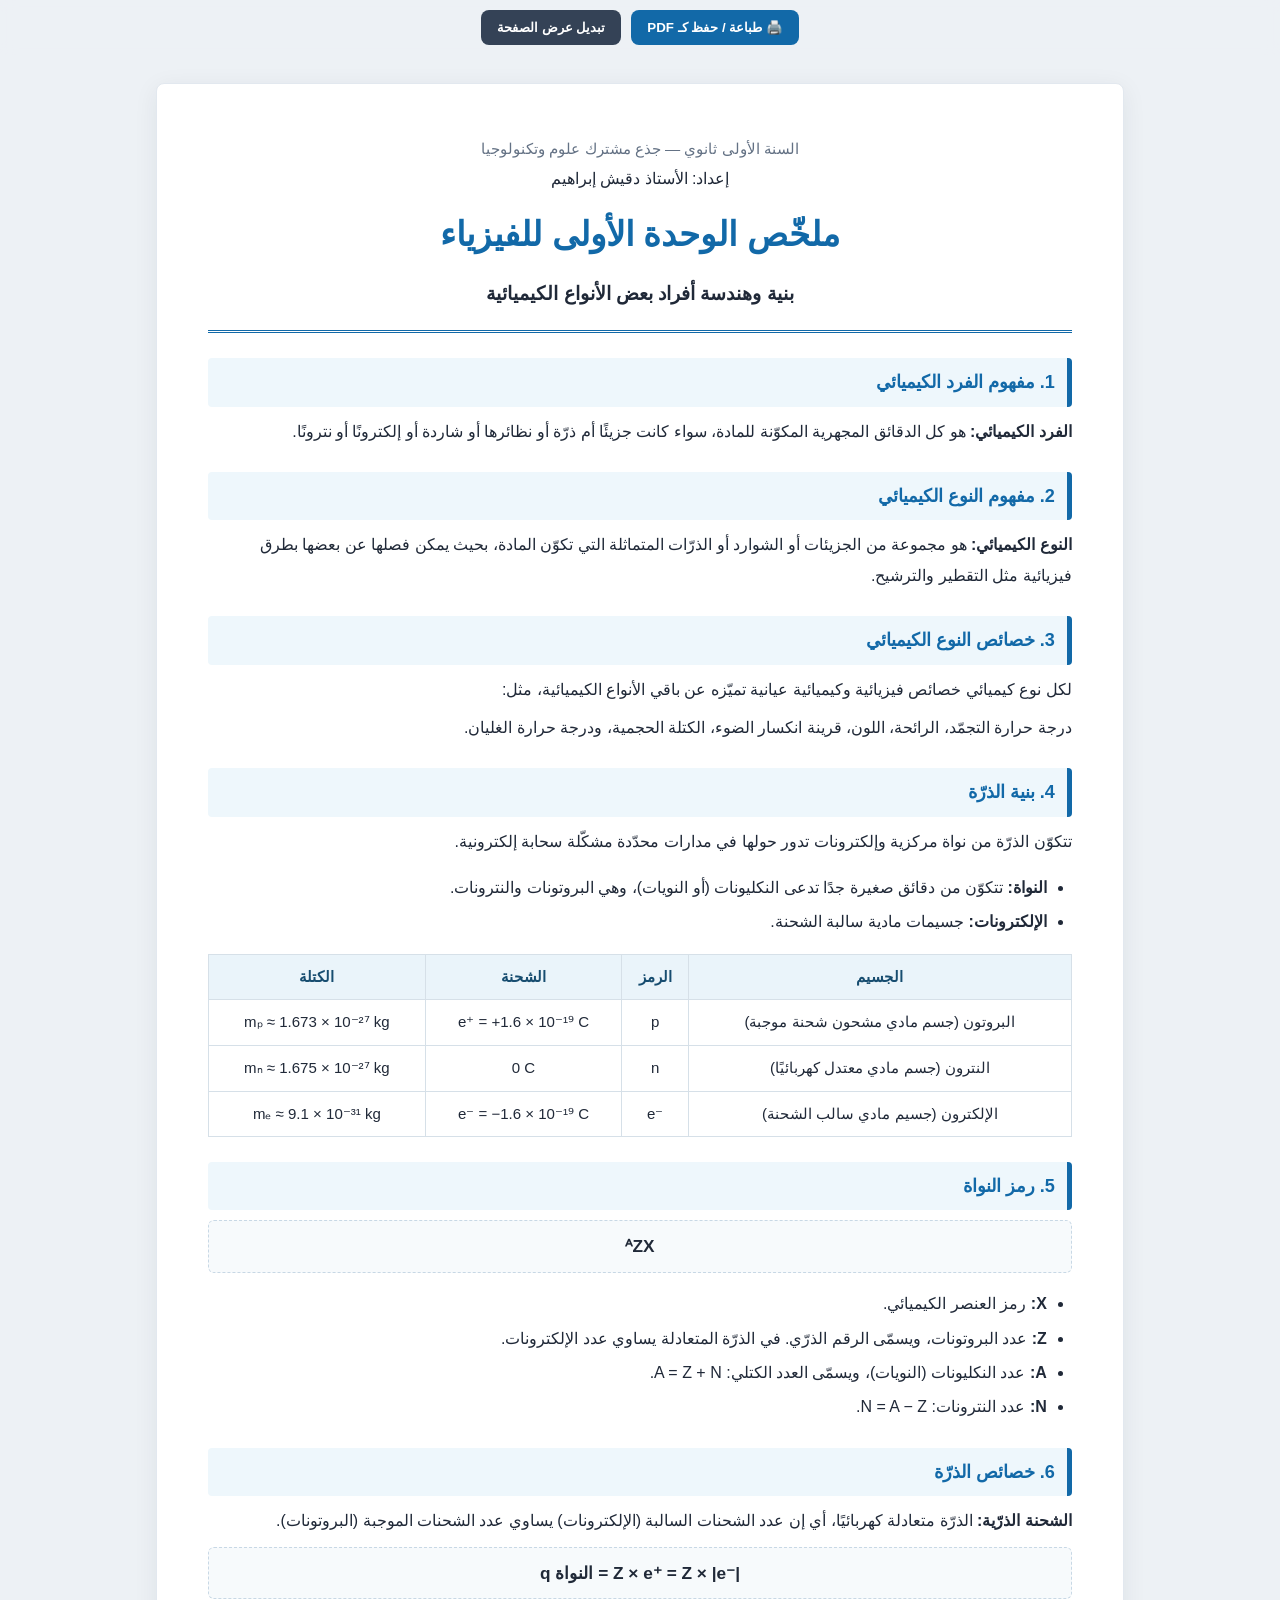
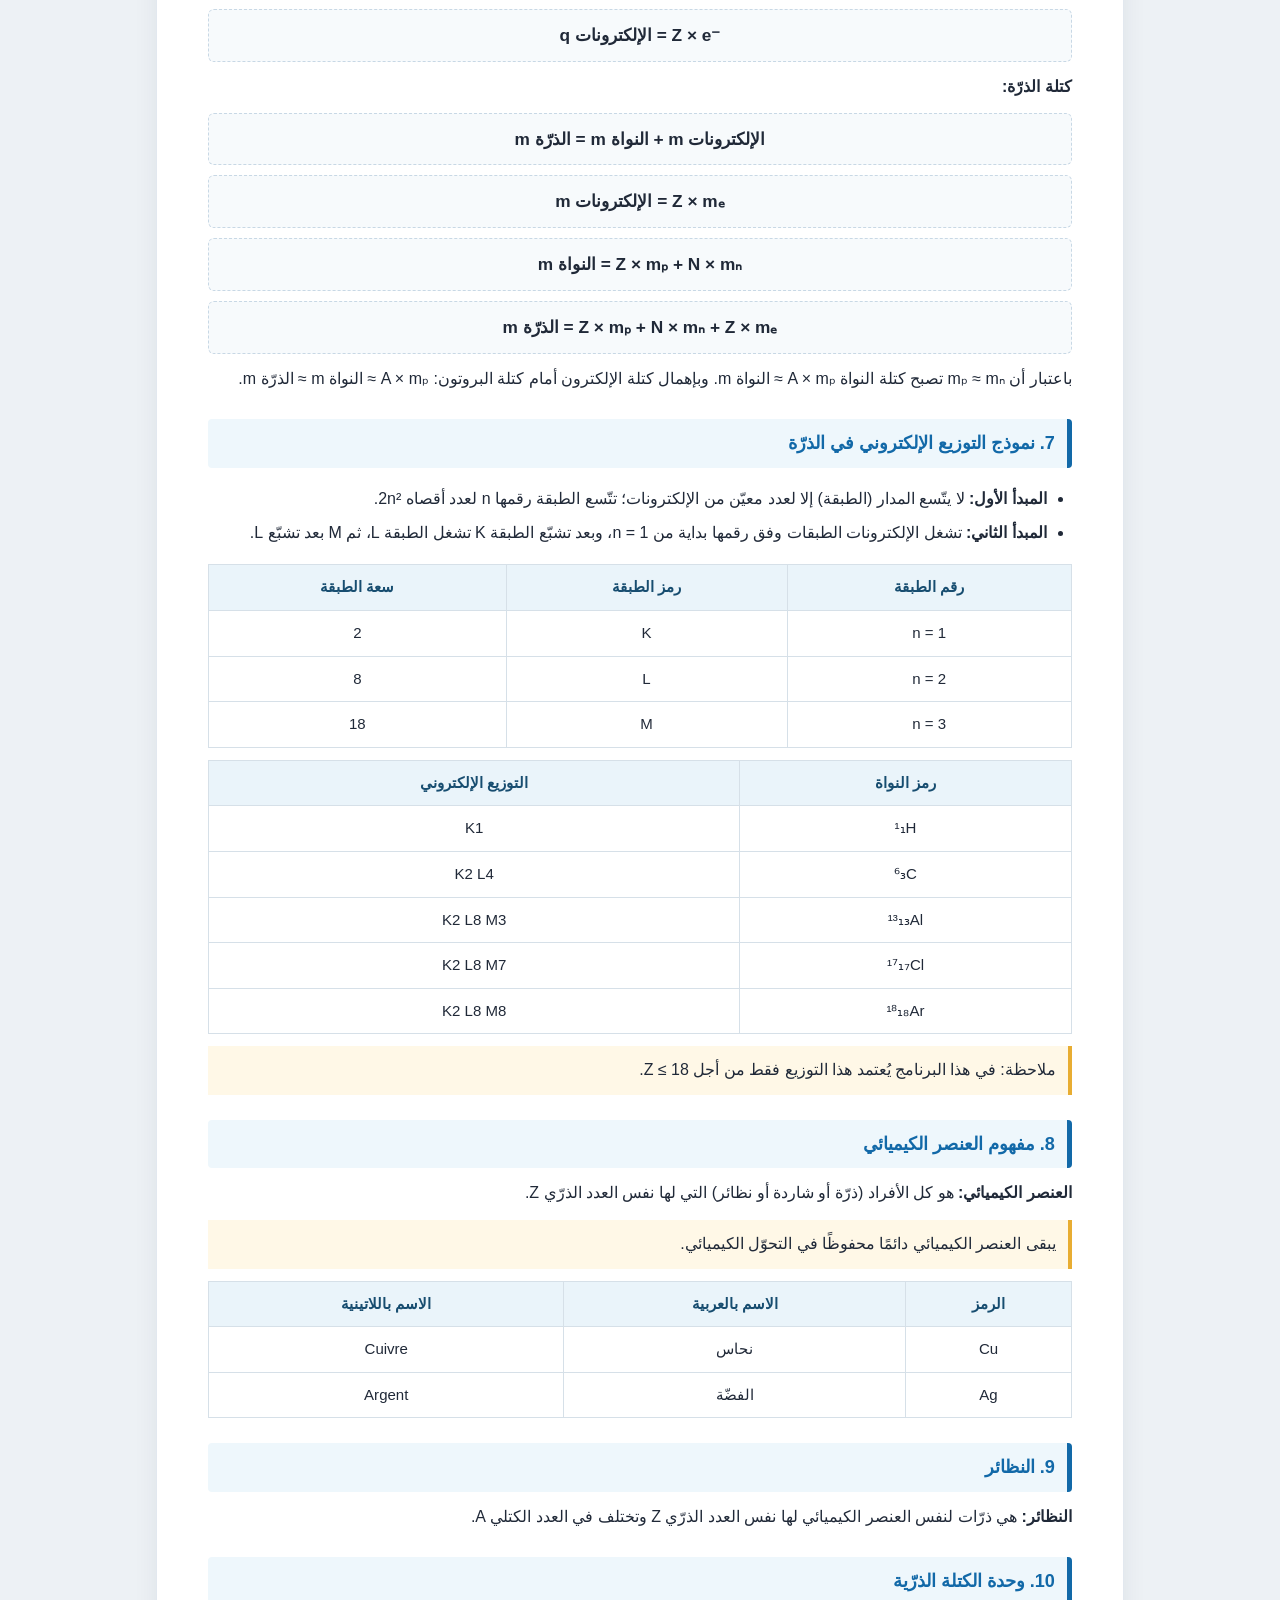
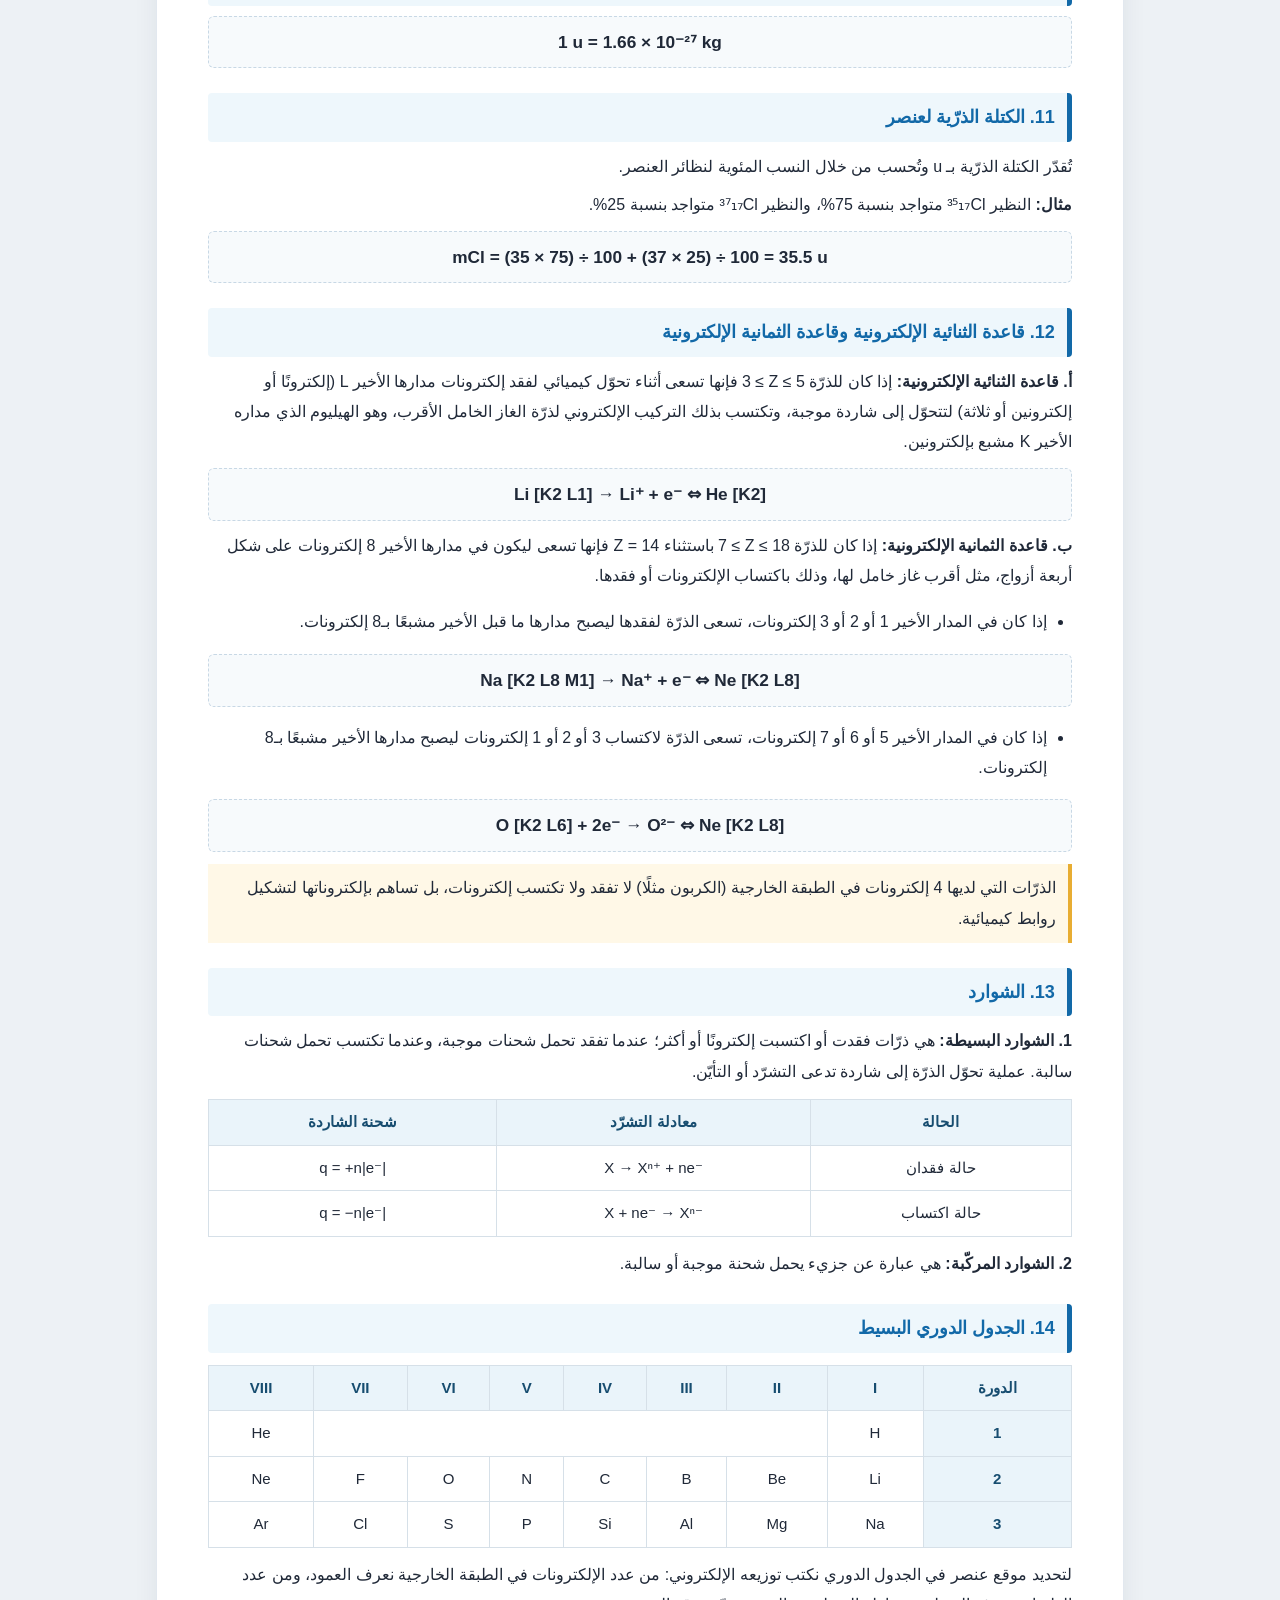
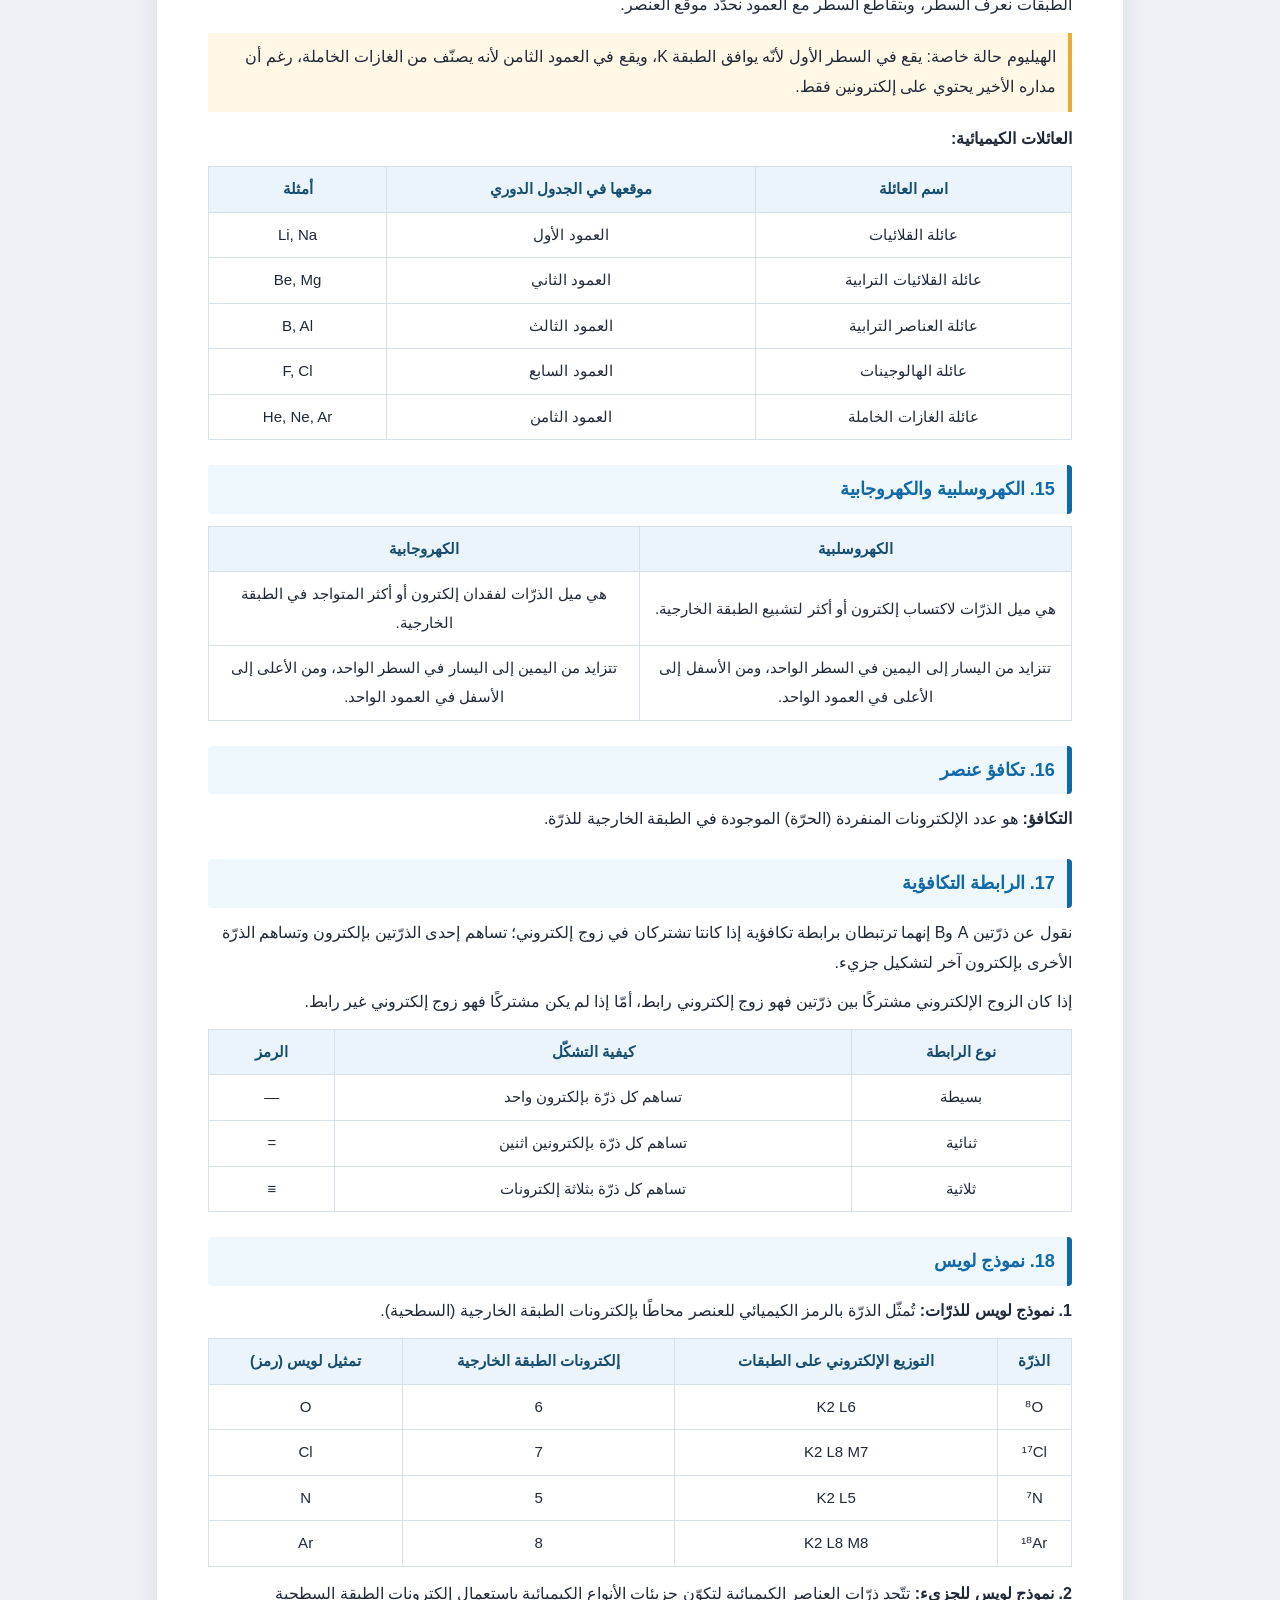
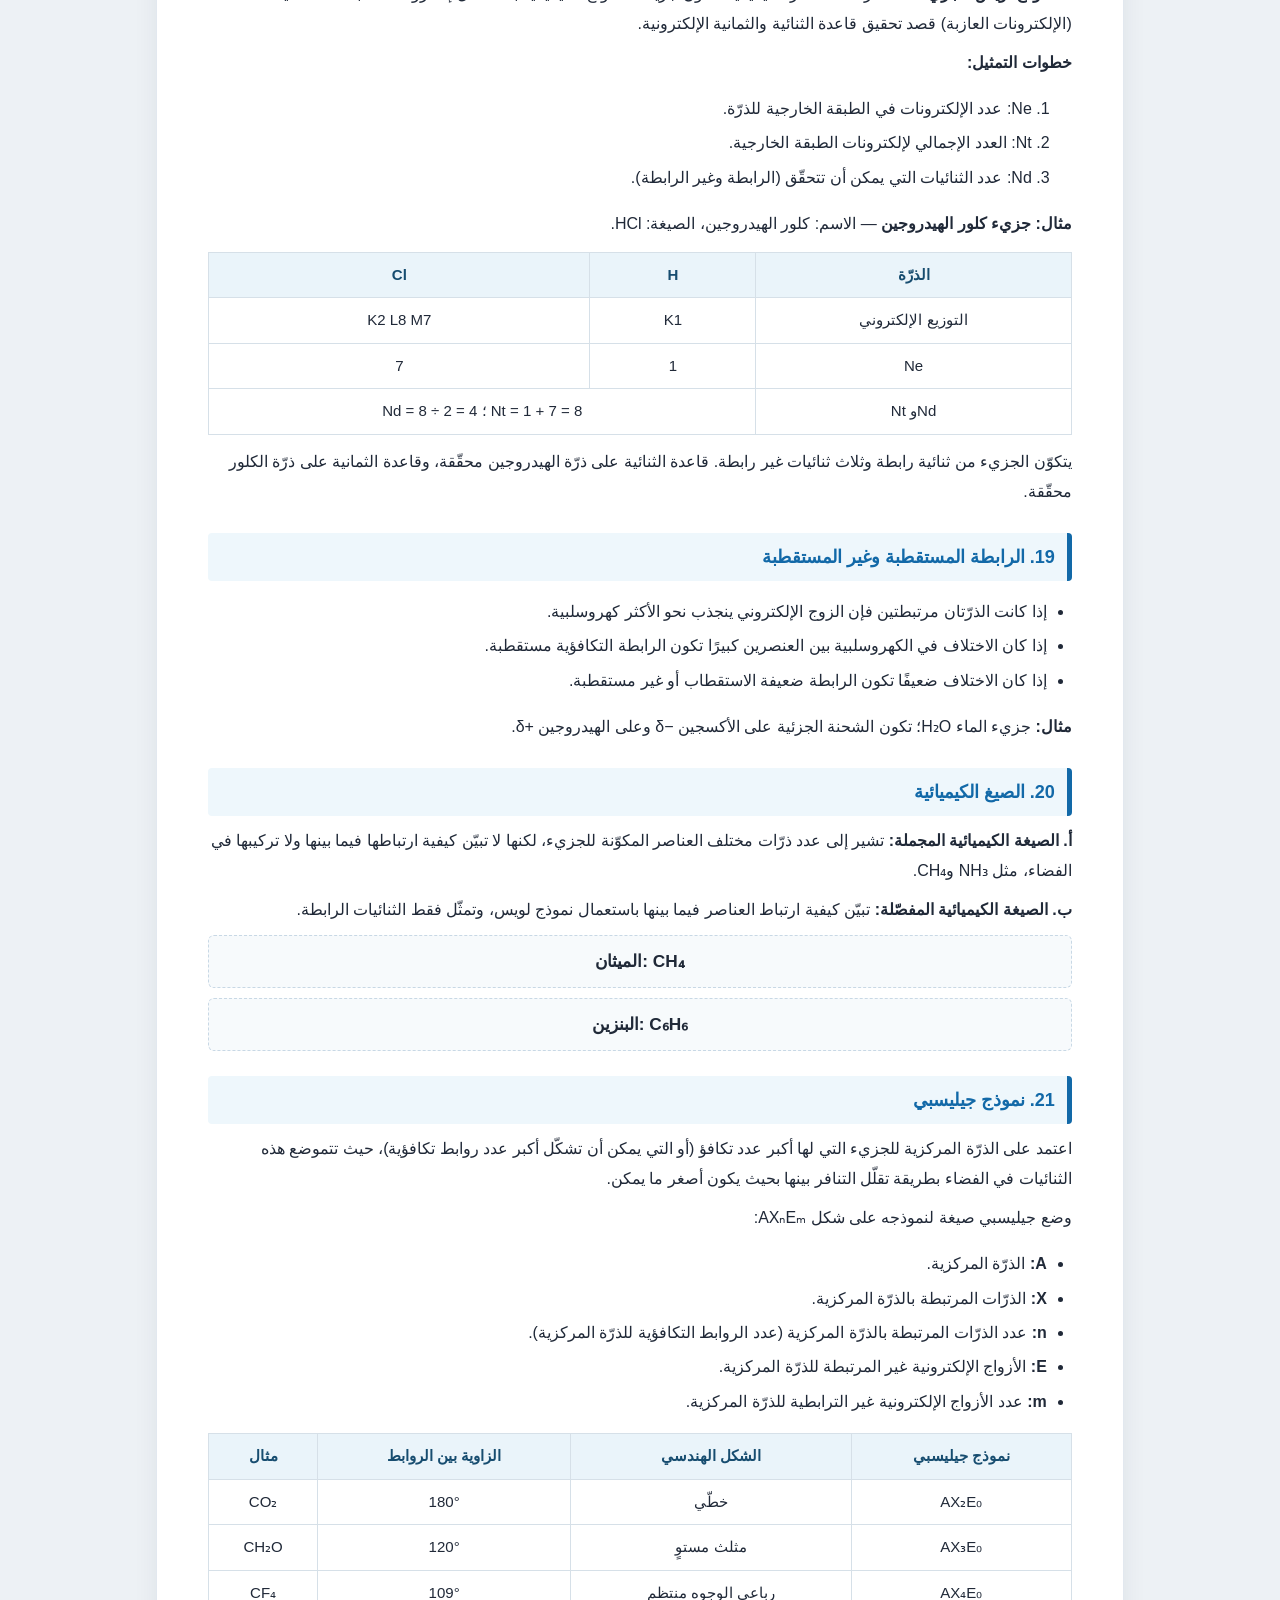
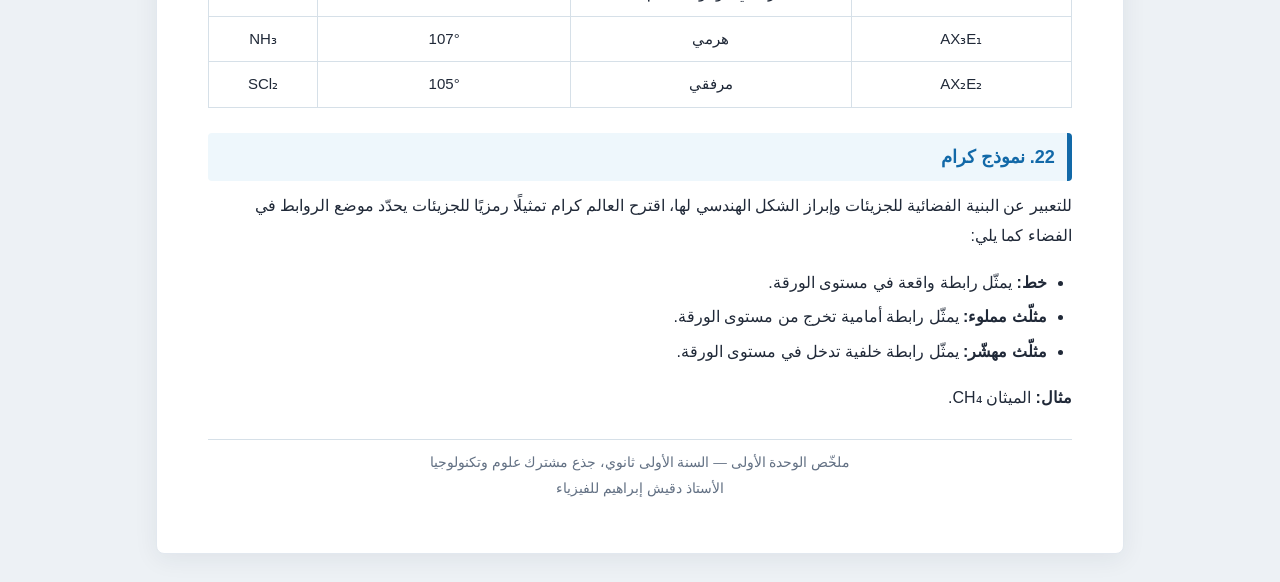
<file: %D9%85%D9%84%D8%AE%D8%B5_%D8%A7%D9%84%D9%88%D8%AD%D8%AF%D8%A9_%D8%A7%D9%84%D8%A3%D9%88%D9%84%D9%89_%D8%B5%D9%81%D8%AD%D8%A9_%D9%85%D9%88%D9%82%D8%B9.html>
<!doctype html>
<html lang="ar" dir="rtl">
<head>
<meta charset="utf-8"><meta name="viewport" content="width=device-width, initial-scale=1">
<title>ملخّص الوحدة الأولى | بنية وهندسة أفراد بعض الأنواع الكيميائية</title>
<style>
:root{--ink:#202938;--blue:#1269a8;--pale:#eef7fc;--line:#d6e0e8;--muted:#637184}
*{box-sizing:border-box}body{margin:0;background:#edf1f5;color:var(--ink);font-family:Tahoma,Arial,sans-serif;line-height:1.9}
.wrap{max-width:1000px;margin:28px auto;padding:0 16px}.sheet{background:#fff;padding:clamp(22px,4vw,54px);margin:0 auto 24px;box-shadow:0 5px 24px #17283b12;border:1px solid #e2e8ef;border-radius:8px;break-after:page}
.top{text-align:center;border-bottom:3px double var(--blue);padding-bottom:18px;margin-bottom:25px}.top .small{color:var(--muted);font-size:.95rem}.top h1{font-size:clamp(1.45rem,3vw,2.15rem);color:var(--blue);margin:8px 0}.top h2{font-size:1.2rem;margin:0}
h3{font-size:1.13rem;color:var(--blue);background:var(--pale);border-right:5px solid var(--blue);padding:7px 12px;margin:25px 0 10px;border-radius:4px}
p{margin:8px 0}.formula{direction:ltr;text-align:center;font-family:Arial,sans-serif;font-weight:bold;font-size:1.08rem;background:#f7fafc;border:1px dashed #c8d8e5;padding:9px 12px;border-radius:6px;margin:10px 0;overflow-wrap:anywhere}.note{background:#fff8e7;border-right:4px solid #e8ad32;padding:9px 12px;margin:12px 0}table{width:100%;border-collapse:collapse;margin:12px 0;font-size:.94rem}th,td{border:1px solid var(--line);padding:8px;text-align:center;vertical-align:middle}th{background:#eaf4fa;color:#174d70}ul{padding-right:25px}li{margin:4px 0}.chem{direction:ltr;unicode-bidi:isolate;font-family:Arial,sans-serif;white-space:nowrap}.footer{margin-top:26px;border-top:1px solid var(--line);padding-top:10px;text-align:center;color:var(--muted);font-size:.85rem}.actions{position:sticky;top:0;z-index:5;display:flex;justify-content:center;gap:10px;padding:10px;background:#edf1f5eF;backdrop-filter:blur(8px)}button{border:0;border-radius:8px;padding:10px 16px;background:var(--blue);color:white;font-weight:bold;cursor:pointer}button.secondary{background:#344256}
@media print{body{background:#fff}.wrap{max-width:none;margin:0;padding:0}.sheet{box-shadow:none;border:0;border-radius:0;margin:0;padding:15mm;min-height:0}.actions{display:none}h3{break-after:avoid}table,.formula{break-inside:avoid}}
</style></head><body>
<div class="actions"><button onclick="window.print()">🖨️ طباعة / حفظ كـ PDF</button><button class="secondary" onclick="document.body.classList.toggle('compact')">تبديل عرض الصفحة</button></div>
<div class="wrap"><article class="sheet">
<header class="top"><div class="small">السنة الأولى ثانوي — جذع مشترك علوم وتكنولوجيا</div><div>إعداد: الأستاذ دقيش إبراهيم</div><h1>ملخّص الوحدة الأولى للفيزياء</h1><h2>بنية وهندسة أفراد بعض الأنواع الكيميائية</h2></header>
<h3>1. مفهوم الفرد الكيميائي</h3><p><b>الفرد الكيميائي:</b> هو كل الدقائق المجهرية المكوّنة للمادة، سواء كانت جزيئًا أم ذرّة أو نظائرها أو شاردة أو إلكترونًا أو نترونًا.</p>
<h3>2. مفهوم النوع الكيميائي</h3><p><b>النوع الكيميائي:</b> هو مجموعة من الجزيئات أو الشوارد أو الذرّات المتماثلة التي تكوّن المادة، بحيث يمكن فصلها عن بعضها بطرق فيزيائية مثل التقطير والترشيح.</p>
<h3>3. خصائص النوع الكيميائي</h3><p>لكل نوع كيميائي خصائص فيزيائية وكيميائية عيانية تميّزه عن باقي الأنواع الكيميائية، مثل:</p><p>درجة حرارة التجمّد، الرائحة، اللون، قرينة انكسار الضوء، الكتلة الحجمية، ودرجة حرارة الغليان.</p>
<h3>4. بنية الذرّة</h3><p>تتكوّن الذرّة من نواة مركزية وإلكترونات تدور حولها في مدارات محدّدة مشكّلة سحابة إلكترونية.</p><ul><li><b>النواة:</b> تتكوّن من دقائق صغيرة جدًا تدعى النكليونات (أو النويات)، وهي البروتونات والنترونات.</li><li><b>الإلكترونات:</b> جسيمات مادية سالبة الشحنة.</li></ul>
<table><thead><tr><th>الجسيم</th><th>الرمز</th><th>الشحنة</th><th>الكتلة</th></tr></thead><tbody><tr><td>البروتون (جسم مادي مشحون شحنة موجبة)</td><td class="chem">p</td><td class="chem">e⁺ = +1.6 × 10⁻¹⁹ C</td><td class="chem">mₚ ≈ 1.673 × 10⁻²⁷ kg</td></tr><tr><td>النترون (جسم مادي معتدل كهربائيًا)</td><td class="chem">n</td><td class="chem">0 C</td><td class="chem">mₙ ≈ 1.675 × 10⁻²⁷ kg</td></tr><tr><td>الإلكترون (جسيم مادي سالب الشحنة)</td><td class="chem">e⁻</td><td class="chem">e⁻ = −1.6 × 10⁻¹⁹ C</td><td class="chem">mₑ ≈ 9.1 × 10⁻³¹ kg</td></tr></tbody></table>
<h3>5. رمز النواة</h3><div class="formula">ᴬZX</div><ul><li><b>X:</b> رمز العنصر الكيميائي.</li><li><b>Z:</b> عدد البروتونات، ويسمّى الرقم الذرّي. في الذرّة المتعادلة يساوي عدد الإلكترونات.</li><li><b>A:</b> عدد النكليونات (النويات)، ويسمّى العدد الكتلي: <span class="chem">A = Z + N</span>.</li><li><b>N:</b> عدد النترونات: <span class="chem">N = A − Z</span>.</li></ul>
<h3>6. خصائص الذرّة</h3><p><b>الشحنة الذرّية:</b> الذرّة متعادلة كهربائيًا، أي إن عدد الشحنات السالبة (الإلكترونات) يساوي عدد الشحنات الموجبة (البروتونات).</p><div class="formula">q النواة = Z × e⁺ = Z × |e⁻|</div><div class="formula">q الإلكترونات = Z × e⁻</div><p><b>كتلة الذرّة:</b></p><div class="formula">m الذرّة = m النواة + m الإلكترونات</div><div class="formula">m الإلكترونات = Z × mₑ</div><div class="formula">m النواة = Z × mₚ + N × mₙ</div><div class="formula">m الذرّة = Z × mₚ + N × mₙ + Z × mₑ</div><p>باعتبار أن <span class="chem">mₚ ≈ mₙ</span> تصبح كتلة النواة <span class="chem">m النواة ≈ A × mₚ</span>. وبإهمال كتلة الإلكترون أمام كتلة البروتون: <span class="chem">m الذرّة ≈ m النواة ≈ A × mₚ</span>.</p>
<h3>7. نموذج التوزيع الإلكتروني في الذرّة</h3><ul><li><b>المبدأ الأول:</b> لا يتّسع المدار (الطبقة) إلا لعدد معيّن من الإلكترونات؛ تتّسع الطبقة رقمها <span class="chem">n</span> لعدد أقصاه <span class="chem">2n²</span>.</li><li><b>المبدأ الثاني:</b> تشغل الإلكترونات الطبقات وفق رقمها بداية من <span class="chem">n = 1</span>، وبعد تشبّع الطبقة K تشغل الطبقة L، ثم M بعد تشبّع L.</li></ul>
<table><tr><th>رقم الطبقة</th><th>رمز الطبقة</th><th>سعة الطبقة</th></tr><tr><td>n = 1</td><td>K</td><td>2</td></tr><tr><td>n = 2</td><td>L</td><td>8</td></tr><tr><td>n = 3</td><td>M</td><td>18</td></tr></table><table><tr><th>رمز النواة</th><th>التوزيع الإلكتروني</th></tr><tr><td class="chem">¹₁H</td><td class="chem">K1</td></tr><tr><td class="chem">⁶₃C</td><td class="chem">K2 L4</td></tr><tr><td class="chem">¹³₁₃Al</td><td class="chem">K2 L8 M3</td></tr><tr><td class="chem">¹⁷₁₇Cl</td><td class="chem">K2 L8 M7</td></tr><tr><td class="chem">¹⁸₁₈Ar</td><td class="chem">K2 L8 M8</td></tr></table><div class="note">ملاحظة: في هذا البرنامج يُعتمد هذا التوزيع فقط من أجل <span class="chem">Z ≤ 18</span>.</div>
<h3>8. مفهوم العنصر الكيميائي</h3><p><b>العنصر الكيميائي:</b> هو كل الأفراد (ذرّة أو شاردة أو نظائر) التي لها نفس العدد الذرّي <span class="chem">Z</span>.</p><div class="note">يبقى العنصر الكيميائي دائمًا محفوظًا في التحوّل الكيميائي.</div><table><tr><th>الرمز</th><th>الاسم بالعربية</th><th>الاسم باللاتينية</th></tr><tr><td class="chem">Cu</td><td>نحاس</td><td>Cuivre</td></tr><tr><td class="chem">Ag</td><td>الفضّة</td><td>Argent</td></tr></table>
<h3>9. النظائر</h3><p><b>النظائر:</b> هي ذرّات لنفس العنصر الكيميائي لها نفس العدد الذرّي <span class="chem">Z</span> وتختلف في العدد الكتلي <span class="chem">A</span>.</p>
<h3>10. وحدة الكتلة الذرّية</h3><div class="formula">1 u = 1.66 × 10⁻²⁷ kg</div>
<h3>11. الكتلة الذرّية لعنصر</h3><p>تُقدّر الكتلة الذرّية بـ <span class="chem">u</span> وتُحسب من خلال النسب المئوية لنظائر العنصر.</p><p><b>مثال:</b> النظير <span class="chem">³⁵₁₇Cl</span> متواجد بنسبة 75%، والنظير <span class="chem">³⁷₁₇Cl</span> متواجد بنسبة 25%.</p><div class="formula">mCl = (35 × 75) ÷ 100 + (37 × 25) ÷ 100 = 35.5 u</div>
<h3>12. قاعدة الثنائية الإلكترونية وقاعدة الثمانية الإلكترونية</h3><p><b>أ. قاعدة الثنائية الإلكترونية:</b> إذا كان للذرّة <span class="chem">3 ≤ Z ≤ 5</span> فإنها تسعى أثناء تحوّل كيميائي لفقد إلكترونات مدارها الأخير L (إلكترونًا أو إلكترونين أو ثلاثة) لتتحوّل إلى شاردة موجبة، وتكتسب بذلك التركيب الإلكتروني لذرّة الغاز الخامل الأقرب، وهو الهيليوم الذي مداره الأخير K مشبع بإلكترونين.</p><div class="formula">Li [K2 L1] → Li⁺ + e⁻  ⇔  He [K2]</div><p><b>ب. قاعدة الثمانية الإلكترونية:</b> إذا كان للذرّة <span class="chem">7 ≤ Z ≤ 18</span> باستثناء <span class="chem">Z = 14</span> فإنها تسعى ليكون في مدارها الأخير 8 إلكترونات على شكل أربعة أزواج، مثل أقرب غاز خامل لها، وذلك باكتساب الإلكترونات أو فقدها.</p><ul><li>إذا كان في المدار الأخير 1 أو 2 أو 3 إلكترونات، تسعى الذرّة لفقدها ليصبح مدارها ما قبل الأخير مشبعًا بـ8 إلكترونات.</li></ul><div class="formula">Na [K2 L8 M1] → Na⁺ + e⁻  ⇔  Ne [K2 L8]</div><ul><li>إذا كان في المدار الأخير 5 أو 6 أو 7 إلكترونات، تسعى الذرّة لاكتساب 3 أو 2 أو 1 إلكترونات ليصبح مدارها الأخير مشبعًا بـ8 إلكترونات.</li></ul><div class="formula">O [K2 L6] + 2e⁻ → O²⁻  ⇔  Ne [K2 L8]</div><div class="note">الذرّات التي لديها 4 إلكترونات في الطبقة الخارجية (الكربون مثلًا) لا تفقد ولا تكتسب إلكترونات، بل تساهم بإلكتروناتها لتشكيل روابط كيميائية.</div>
<h3>13. الشوارد</h3><p><b>1. الشوارد البسيطة:</b> هي ذرّات فقدت أو اكتسبت إلكترونًا أو أكثر؛ عندما تفقد تحمل شحنات موجبة، وعندما تكتسب تحمل شحنات سالبة. عملية تحوّل الذرّة إلى شاردة تدعى التشرّد أو التأيّن.</p><table><tr><th>الحالة</th><th>معادلة التشرّد</th><th>شحنة الشاردة</th></tr><tr><td>حالة فقدان</td><td class="chem">X → Xⁿ⁺ + ne⁻</td><td class="chem">q = +n|e⁻|</td></tr><tr><td>حالة اكتساب</td><td class="chem">X + ne⁻ → Xⁿ⁻</td><td class="chem">q = −n|e⁻|</td></tr></table><p><b>2. الشوارد المركّبة:</b> هي عبارة عن جزيء يحمل شحنة موجبة أو سالبة.</p>
<h3>14. الجدول الدوري البسيط</h3><table><tr><th>الدورة</th><th>I</th><th>II</th><th>III</th><th>IV</th><th>V</th><th>VI</th><th>VII</th><th>VIII</th></tr><tr><th>1</th><td class="chem">H</td><td colspan="6"></td><td class="chem">He</td></tr><tr><th>2</th><td class="chem">Li</td><td class="chem">Be</td><td class="chem">B</td><td class="chem">C</td><td class="chem">N</td><td class="chem">O</td><td class="chem">F</td><td class="chem">Ne</td></tr><tr><th>3</th><td class="chem">Na</td><td class="chem">Mg</td><td class="chem">Al</td><td class="chem">Si</td><td class="chem">P</td><td class="chem">S</td><td class="chem">Cl</td><td class="chem">Ar</td></tr></table><p>لتحديد موقع عنصر في الجدول الدوري نكتب توزيعه الإلكتروني: من عدد الإلكترونات في الطبقة الخارجية نعرف العمود، ومن عدد الطبقات نعرف السطر، وبتقاطع السطر مع العمود نحدّد موقع العنصر.</p><div class="note">الهيليوم حالة خاصة: يقع في السطر الأول لأنّه يوافق الطبقة K، ويقع في العمود الثامن لأنه يصنّف من الغازات الخاملة، رغم أن مداره الأخير يحتوي على إلكترونين فقط.</div><p><b>العائلات الكيميائية:</b></p><table><tr><th>اسم العائلة</th><th>موقعها في الجدول الدوري</th><th>أمثلة</th></tr><tr><td>عائلة القلائيات</td><td>العمود الأول</td><td class="chem">Li, Na</td></tr><tr><td>عائلة القلائيات الترابية</td><td>العمود الثاني</td><td class="chem">Be, Mg</td></tr><tr><td>عائلة العناصر الترابية</td><td>العمود الثالث</td><td class="chem">B, Al</td></tr><tr><td>عائلة الهالوجينات</td><td>العمود السابع</td><td class="chem">F, Cl</td></tr><tr><td>عائلة الغازات الخاملة</td><td>العمود الثامن</td><td class="chem">He, Ne, Ar</td></tr></table>
<h3>15. الكهروسلبية والكهروجابية</h3><table><tr><th>الكهروسلبية</th><th>الكهروجابية</th></tr><tr><td>هي ميل الذرّات لاكتساب إلكترون أو أكثر لتشبيع الطبقة الخارجية.</td><td>هي ميل الذرّات لفقدان إلكترون أو أكثر المتواجد في الطبقة الخارجية.</td></tr><tr><td>تتزايد من اليسار إلى اليمين في السطر الواحد، ومن الأسفل إلى الأعلى في العمود الواحد.</td><td>تتزايد من اليمين إلى اليسار في السطر الواحد، ومن الأعلى إلى الأسفل في العمود الواحد.</td></tr></table>
<h3>16. تكافؤ عنصر</h3><p><b>التكافؤ:</b> هو عدد الإلكترونات المنفردة (الحرّة) الموجودة في الطبقة الخارجية للذرّة.</p>
<h3>17. الرابطة التكافؤية</h3><p>نقول عن ذرّتين A وB إنهما ترتبطان برابطة تكافؤية إذا كانتا تشتركان في زوج إلكتروني؛ تساهم إحدى الذرّتين بإلكترون وتساهم الذرّة الأخرى بإلكترون آخر لتشكيل جزيء.</p><p>إذا كان الزوج الإلكتروني مشتركًا بين ذرّتين فهو زوج إلكتروني رابط، أمّا إذا لم يكن مشتركًا فهو زوج إلكتروني غير رابط.</p><table><tr><th>نوع الرابطة</th><th>كيفية التشكّل</th><th>الرمز</th></tr><tr><td>بسيطة</td><td>تساهم كل ذرّة بإلكترون واحد</td><td class="chem">—</td></tr><tr><td>ثنائية</td><td>تساهم كل ذرّة بإلكترونين اثنين</td><td class="chem">=</td></tr><tr><td>ثلاثية</td><td>تساهم كل ذرّة بثلاثة إلكترونات</td><td class="chem">≡</td></tr></table>
<h3>18. نموذج لويس</h3><p><b>1. نموذج لويس للذرّات:</b> تُمثّل الذرّة بالرمز الكيميائي للعنصر محاطًا بإلكترونات الطبقة الخارجية (السطحية).</p><table><tr><th>الذرّة</th><th>التوزيع الإلكتروني على الطبقات</th><th>إلكترونات الطبقة الخارجية</th><th>تمثيل لويس (رمز)</th></tr><tr><td class="chem">⁸O</td><td class="chem">K2 L6</td><td>6</td><td class="chem">O</td></tr><tr><td class="chem">¹⁷Cl</td><td class="chem">K2 L8 M7</td><td>7</td><td class="chem">Cl</td></tr><tr><td class="chem">⁷N</td><td class="chem">K2 L5</td><td>5</td><td class="chem">N</td></tr><tr><td class="chem">¹⁸Ar</td><td class="chem">K2 L8 M8</td><td>8</td><td class="chem">Ar</td></tr></table>
<p><b>2. نموذج لويس للجزيء:</b> تتّحد ذرّات العناصر الكيميائية لتكوّن جزيئات الأنواع الكيميائية باستعمال إلكترونات الطبقة السطحية (الإلكترونات العازبة) قصد تحقيق قاعدة الثنائية والثمانية الإلكترونية.</p><p><b>خطوات التمثيل:</b></p><ol><li><span class="chem">Ne</span>: عدد الإلكترونات في الطبقة الخارجية للذرّة.</li><li><span class="chem">Nt</span>: العدد الإجمالي لإلكترونات الطبقة الخارجية.</li><li><span class="chem">Nd</span>: عدد الثنائيات التي يمكن أن تتحقّق (الرابطة وغير الرابطة).</li></ol><p><b>مثال: جزيء كلور الهيدروجين</b> — الاسم: كلور الهيدروجين، الصيغة: <span class="chem">HCl</span>.</p><table><tr><th>الذرّة</th><th>H</th><th>Cl</th></tr><tr><td>التوزيع الإلكتروني</td><td class="chem">K1</td><td class="chem">K2 L8 M7</td></tr><tr><td class="chem">Ne</td><td>1</td><td>7</td></tr><tr><td class="chem">Nt وNd</td><td colspan="2"><span class="chem">Nt = 1 + 7 = 8</span> ؛ <span class="chem">Nd = 8 ÷ 2 = 4</span></td></tr></table><p>يتكوّن الجزيء من ثنائية رابطة وثلاث ثنائيات غير رابطة. قاعدة الثنائية على ذرّة الهيدروجين محقّقة، وقاعدة الثمانية على ذرّة الكلور محقّقة.</p>
<h3>19. الرابطة المستقطبة وغير المستقطبة</h3><ul><li>إذا كانت الذرّتان مرتبطتين فإن الزوج الإلكتروني ينجذب نحو الأكثر كهروسلبية.</li><li>إذا كان الاختلاف في الكهروسلبية بين العنصرين كبيرًا تكون الرابطة التكافؤية مستقطبة.</li><li>إذا كان الاختلاف ضعيفًا تكون الرابطة ضعيفة الاستقطاب أو غير مستقطبة.</li></ul><p><b>مثال:</b> جزيء الماء <span class="chem">H₂O</span>؛ تكون الشحنة الجزئية على الأكسجين <span class="chem">δ−</span> وعلى الهيدروجين <span class="chem">δ+</span>.</p>
<h3>20. الصيغ الكيميائية</h3><p><b>أ. الصيغة الكيميائية المجملة:</b> تشير إلى عدد ذرّات مختلف العناصر المكوّنة للجزيء، لكنها لا تبيّن كيفية ارتباطها فيما بينها ولا تركيبها في الفضاء، مثل <span class="chem">NH₃</span> و<span class="chem">CH₄</span>.</p><p><b>ب. الصيغة الكيميائية المفصّلة:</b> تبيّن كيفية ارتباط العناصر فيما بينها باستعمال نموذج لويس، وتمثّل فقط الثنائيات الرابطة.</p><div class="formula">الميثان: CH₄</div><div class="formula">البنزين: C₆H₆</div>
<h3>21. نموذج جيليسبي</h3><p>اعتمد على الذرّة المركزية للجزيء التي لها أكبر عدد تكافؤ (أو التي يمكن أن تشكّل أكبر عدد روابط تكافؤية)، حيث تتموضع هذه الثنائيات في الفضاء بطريقة تقلّل التنافر بينها بحيث يكون أصغر ما يمكن.</p><p>وضع جيليسبي صيغة لنموذجه على شكل <span class="chem">AXₙEₘ</span>:</p><ul><li><b>A:</b> الذرّة المركزية.</li><li><b>X:</b> الذرّات المرتبطة بالذرّة المركزية.</li><li><b>n:</b> عدد الذرّات المرتبطة بالذرّة المركزية (عدد الروابط التكافؤية للذرّة المركزية).</li><li><b>E:</b> الأزواج الإلكترونية غير المرتبطة للذرّة المركزية.</li><li><b>m:</b> عدد الأزواج الإلكترونية غير الترابطية للذرّة المركزية.</li></ul><table><tr><th>نموذج جيليسبي</th><th>الشكل الهندسي</th><th>الزاوية بين الروابط</th><th>مثال</th></tr><tr><td class="chem">AX₂E₀</td><td>خطّي</td><td>180°</td><td class="chem">CO₂</td></tr><tr><td class="chem">AX₃E₀</td><td>مثلث مستوٍ</td><td>120°</td><td class="chem">CH₂O</td></tr><tr><td class="chem">AX₄E₀</td><td>رباعي الوجوه منتظم</td><td>109°</td><td class="chem">CF₄</td></tr><tr><td class="chem">AX₃E₁</td><td>هرمي</td><td>107°</td><td class="chem">NH₃</td></tr><tr><td class="chem">AX₂E₂</td><td>مرفقي</td><td>105°</td><td class="chem">SCl₂</td></tr></table>
<h3>22. نموذج كرام</h3><p>للتعبير عن البنية الفضائية للجزيئات وإبراز الشكل الهندسي لها، اقترح العالم كرام تمثيلًا رمزيًا للجزيئات يحدّد موضع الروابط في الفضاء كما يلي:</p><ul><li><b>خط:</b> يمثّل رابطة واقعة في مستوى الورقة.</li><li><b>مثلّث مملوء:</b> يمثّل رابطة أمامية تخرج من مستوى الورقة.</li><li><b>مثلّث مهشّر:</b> يمثّل رابطة خلفية تدخل في مستوى الورقة.</li></ul><p><b>مثال:</b> الميثان <span class="chem">CH₄</span>.</p>
<div class="footer">ملخّص الوحدة الأولى — السنة الأولى ثانوي، جذع مشترك علوم وتكنولوجيا<br>الأستاذ دقيش إبراهيم للفيزياء</div>
</article></div></body></html>
</file>
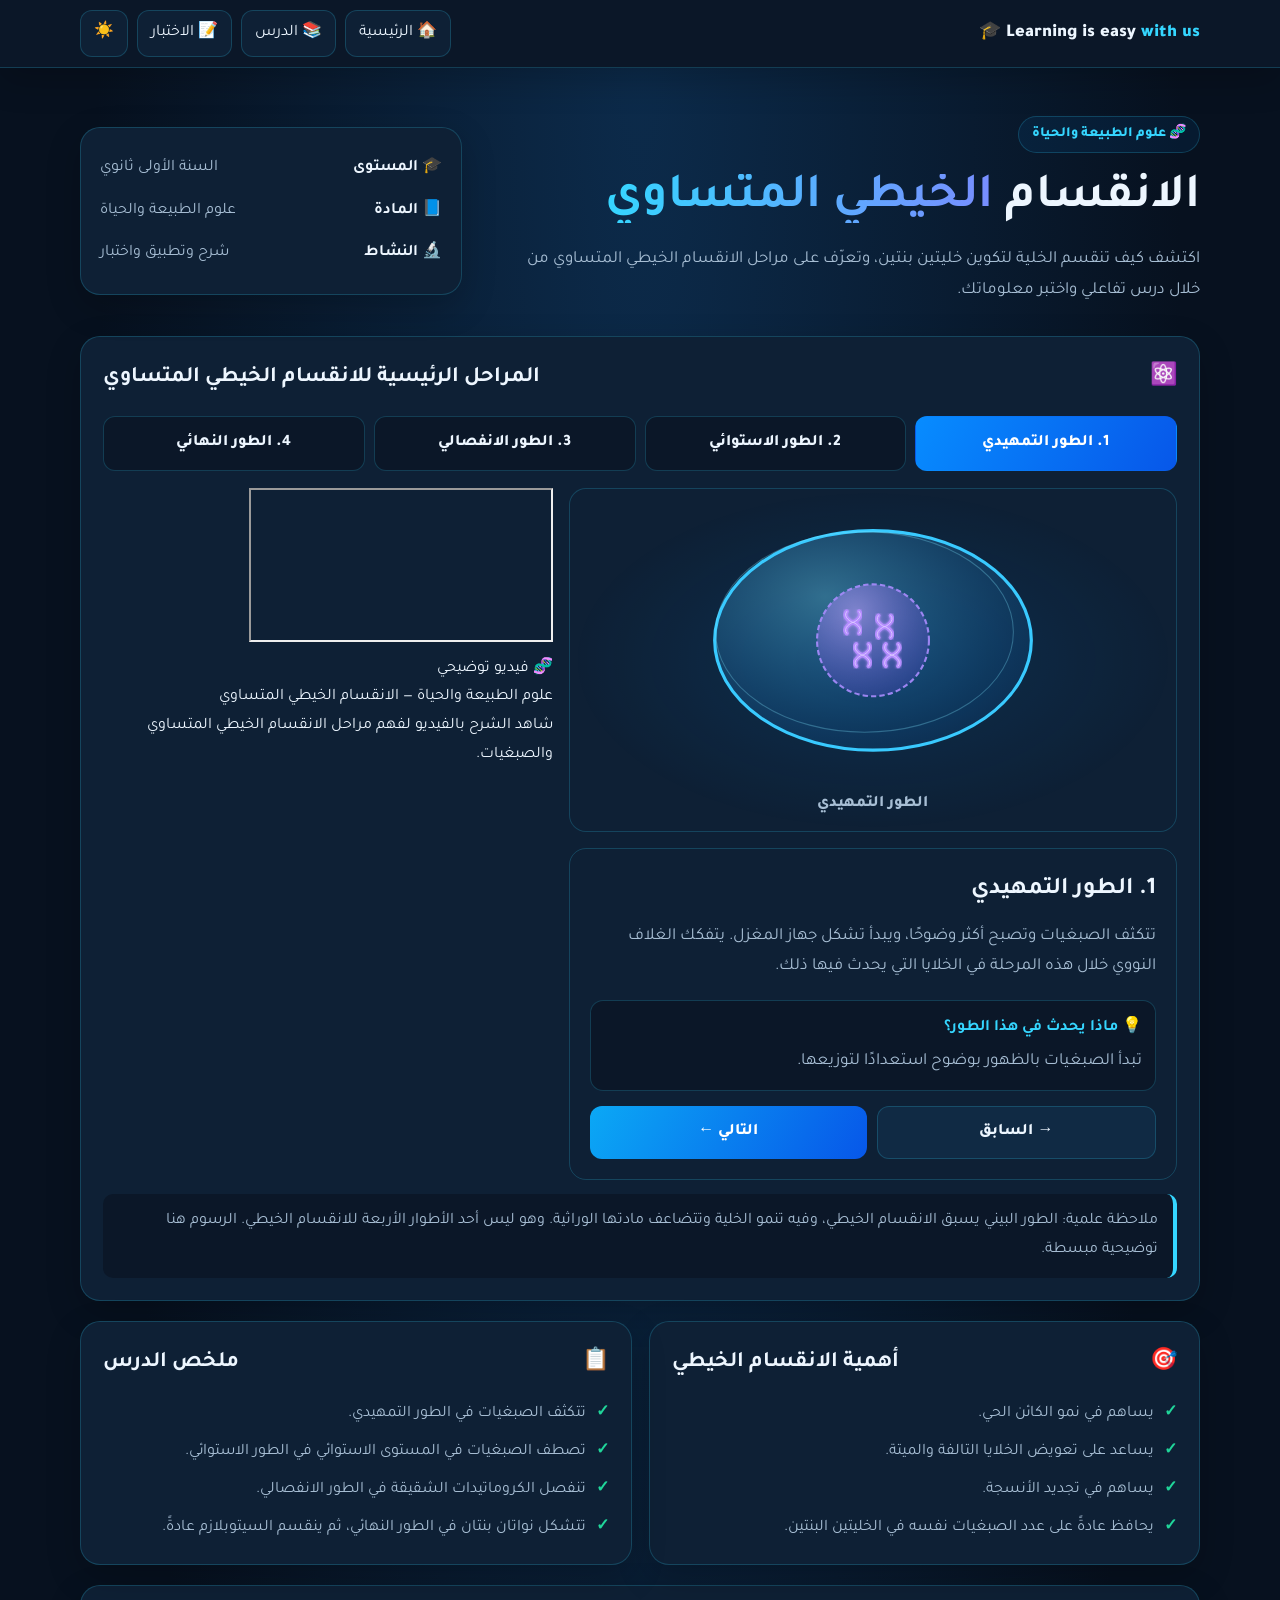
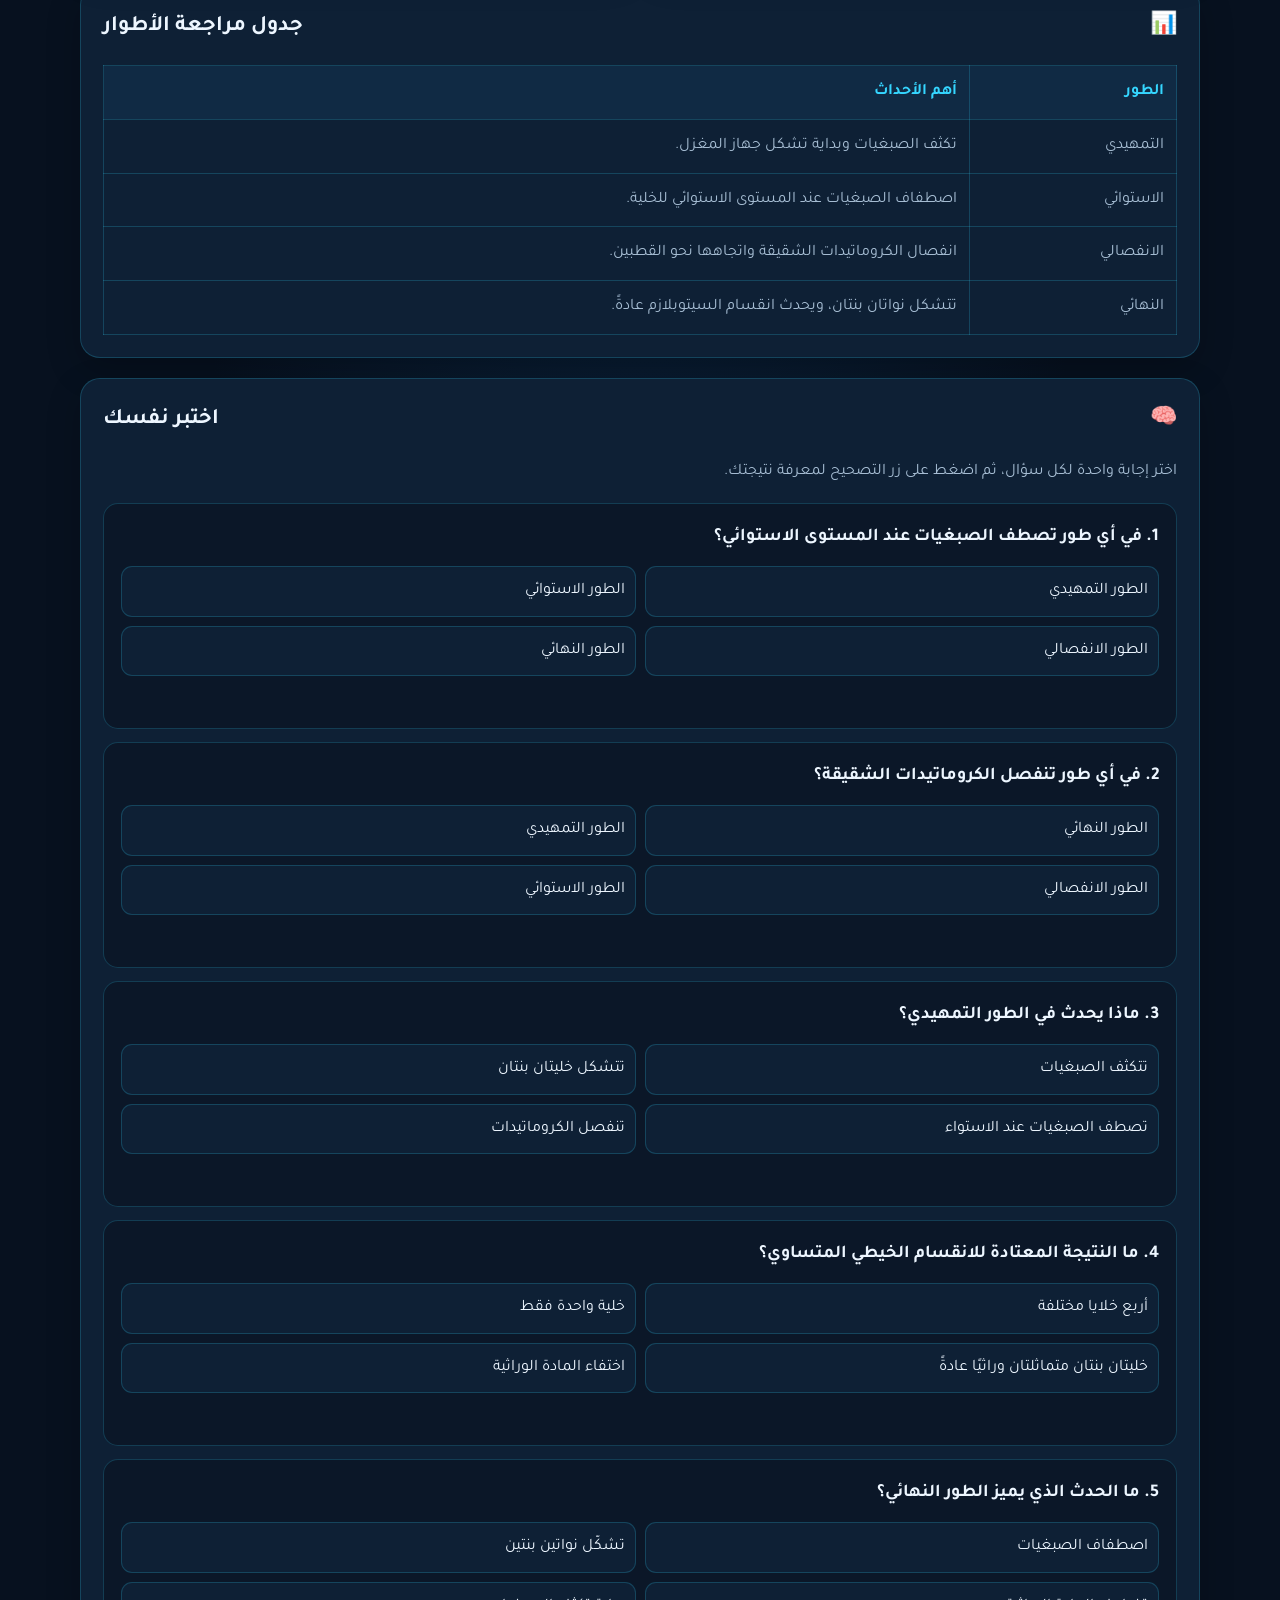
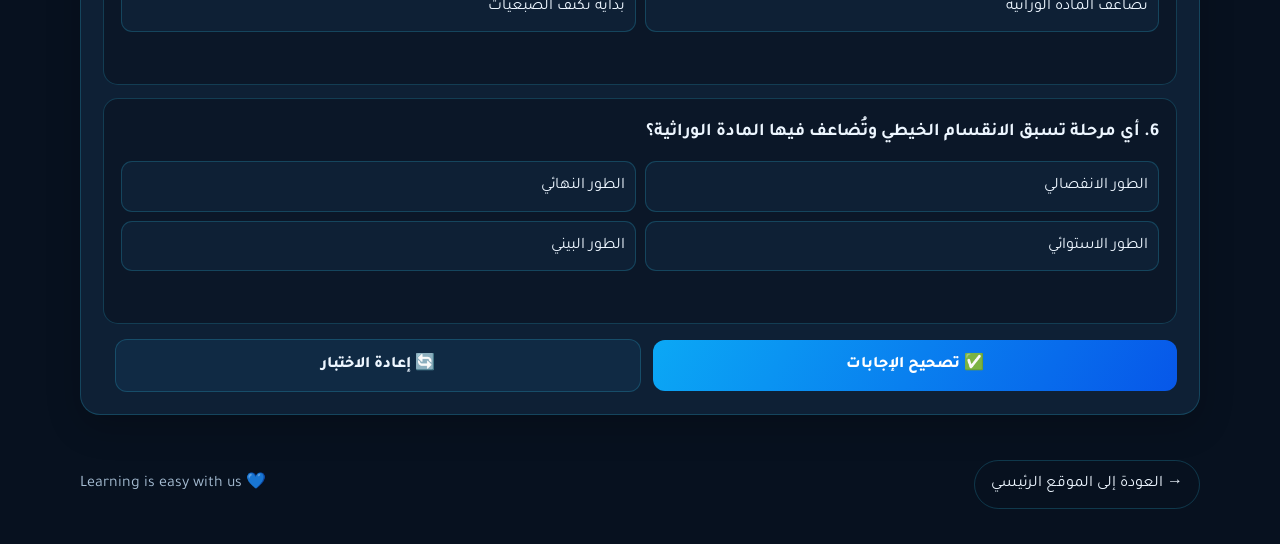
<file: mitosis.html>
<!DOCTYPE html>
<html lang="ar" dir="rtl">
<head>
<meta charset="UTF-8">
<meta name="viewport" content="width=device-width, initial-scale=1.0">
<meta name="theme-color" content="#07111f">
<meta name="description" content="درس تفاعلي حول الانقسام الخيطي المتساوي ومراحله">
<title>الانقسام الخيطي المتساوي | Learning is easy with us</title>

<link rel="preconnect" href="https://fonts.googleapis.com">
<link href="https://fonts.googleapis.com/css2?family=Tajawal:wght@400;500;700;800;900&display=swap" rel="stylesheet">

<style>
:root {
  --bg:#07111f;
  --bg2:#0b1728;
  --card:#0e2035;
  --card2:#102a44;
  --blue:#078cff;
  --cyan:#35d6ff;
  --purple:#a78bfa;
  --green:#20d69a;
  --red:#ff647c;
  --text:#edf6ff;
  --muted:#a7bed4;
  --border:rgba(53,214,255,.2);
  --shadow:0 12px 35px rgba(0,0,0,.2);
}
body.light {
  --bg:#eef5fb;
  --bg2:#f7fbff;
  --card:#fff;
  --card2:#e9f4ff;
  --text:#14263b;
  --muted:#536a80;
  --border:rgba(0,130,220,.22);
  --shadow:0 12px 35px rgba(25,80,120,.09);
}
* {box-sizing:border-box;margin:0;padding:0}
html {scroll-behavior:smooth}
body {
  background:radial-gradient(ellipse at top,#0c2b4b 0%,var(--bg) 60%);
  color:var(--text);
  font-family:'Tajawal',Arial,sans-serif;
  line-height:1.8;
  min-height:100vh;
  transition:background .25s,color .25s;
}
body.light {background:linear-gradient(140deg,#e9f5ff,#f8fbff)}
button,a {font:inherit}
button {cursor:pointer}
a {color:inherit;text-decoration:none}
button:focus-visible,a:focus-visible {
  outline:3px solid var(--cyan);
  outline-offset:4px;
}
.container {width:min(1120px,92%);margin:auto}
header {
  position:sticky;top:0;z-index:20;
  background:var(--bg2);
  border-bottom:1px solid var(--border);
  box-shadow:var(--shadow);
}
.nav {
  min-height:66px;display:flex;align-items:center;
  justify-content:space-between;gap:14px;flex-wrap:wrap;padding:10px 0;
}
.brand {font-size:18px;font-weight:900;direction:ltr}
.brand span {color:var(--cyan)}
.nav-actions {display:flex;align-items:center;gap:9px;flex-wrap:wrap}
.nav-btn,.icon-btn {
  border:1px solid var(--border);background:var(--card);
  color:var(--text);border-radius:12px;padding:8px 13px;
}
.nav-btn:hover,.icon-btn:hover {border-color:var(--cyan)}
.hero {
  padding:48px 0 30px;
  display:grid;grid-template-columns:1.5fr .8fr;
  gap:22px;align-items:center;
}
.eyebrow {
  display:inline-block;padding:5px 13px;border-radius:30px;
  border:1px solid var(--border);color:var(--cyan);
  background:rgba(0,145,255,.08);font-weight:800;font-size:14px;
}
h1 {font-size:clamp(30px,4.4vw,49px);line-height:1.35;margin:13px 0}
.gradient {
  background:linear-gradient(90deg,var(--cyan),#788dff);
  color:transparent;background-clip:text;-webkit-background-clip:text;
}
.hero p {font-size:17px;color:var(--muted);max-width:690px}
.hero-info {
  padding:19px;border:1px solid var(--border);border-radius:20px;
  background:var(--card);box-shadow:var(--shadow);
}
.hero-info div {display:flex;justify-content:space-between;gap:10px;padding:7px 0}
.hero-info span {color:var(--muted)}
.panel {
  background:var(--card);border:1px solid var(--border);
  border-radius:20px;padding:22px;margin:0 0 20px;
  box-shadow:var(--shadow);
}
.section-heading {
  font-size:22px;display:flex;align-items:center;
  justify-content:space-between;gap:12px;flex-wrap:wrap;margin-bottom:17px;
}
.section-heading span {color:var(--cyan)}
.stage-tabs {
  display:grid;grid-template-columns:repeat(4,minmax(0,1fr));
  gap:9px;margin-bottom:17px;
}
.stage-tab {
  border:1px solid var(--border);border-radius:12px;
  background:var(--bg2);color:var(--text);
  padding:12px 7px;font-weight:800;transition:.2s;
}
.stage-tab:hover {border-color:var(--cyan)}
.stage-tab.active {
  color:white;background:linear-gradient(120deg,#078cff,#0757e9);
  border-color:transparent;
}
.stage-layout {
  display:grid;grid-template-columns:1.15fr .85fr;gap:16px;
}
.cell-display {
  border:1px solid var(--border);border-radius:17px;
  min-height:310px;padding:12px;
  background:radial-gradient(ellipse at center,rgba(0,145,255,.13),transparent 70%);
  display:flex;flex-direction:column;align-items:center;justify-content:center;
}
.cell-display svg {width:100%;max-width:440px;height:auto;max-height:285px}
.cell-caption {color:var(--muted);font-weight:800;margin-top:4px}
.stage-info {
  padding:20px;border:1px solid var(--border);
  border-radius:17px;display:flex;flex-direction:column;justify-content:center;
}
.stage-info h3 {font-size:24px;margin-bottom:10px}
.stage-info p {color:var(--muted);font-size:17px}
.fact {
  border:1px solid var(--border);background:var(--bg2);
  padding:13px;border-radius:13px;margin-top:17px;
}
.fact strong {color:var(--cyan);display:block;margin-bottom:4px}
.stage-controls {display:flex;gap:10px;margin-top:15px}
.action-btn {
  border:0;border-radius:12px;padding:11px 17px;
  background:linear-gradient(120deg,#0ba8f5,#0757e9);
  color:#fff;font-weight:800;flex:1;
}
.action-btn.secondary {
  background:var(--card2);color:var(--text);
  border:1px solid var(--border);
}
.action-btn:hover {filter:brightness(1.12)}
.two-columns {display:grid;grid-template-columns:1fr 1fr;gap:17px}
.list {list-style:none;display:grid;gap:9px}
.list li {display:flex;gap:10px;align-items:flex-start;color:var(--muted)}
.list li::before {content:"✓";color:var(--green);font-weight:900}
.notice {
  border-right:4px solid var(--cyan);
  background:var(--bg2);padding:13px 15px;
  border-radius:10px;color:var(--muted);margin-top:14px;
}
.table-wrap {overflow-x:auto}
table {border-collapse:collapse;width:100%;min-width:480px}
th,td {border:1px solid var(--border);padding:12px;text-align:right}
th {background:var(--card2);color:var(--cyan)}
td {color:var(--muted)}
.quiz-question {
  background:var(--bg2);border:1px solid var(--border);
  padding:17px;border-radius:15px;margin-bottom:13px;
}
.quiz-question h3 {font-size:18px;margin-bottom:12px}
.options {display:grid;grid-template-columns:1fr 1fr;gap:9px}
.option {
  background:var(--card);color:var(--text);
  border:1px solid var(--border);border-radius:11px;
  padding:10px;text-align:right;
}
.option:hover {border-color:var(--cyan)}
.option.selected {border-color:var(--blue);background:rgba(0,140,255,.13)}
.option.correct {border-color:var(--green);background:rgba(32,214,154,.1)}
.option.wrong {border-color:var(--red);background:rgba(255,100,124,.1)}
.feedback {font-weight:800;margin-top:9px;min-height:26px}
.quiz-bottom {display:flex;gap:12px;align-items:center;flex-wrap:wrap;margin-top:15px}
#score {font-weight:900;color:var(--cyan)}
footer {
  display:flex;justify-content:space-between;align-items:center;
  gap:12px;flex-wrap:wrap;padding:25px 0 35px;color:var(--muted);
}
.back-link {
  display:inline-flex;align-items:center;gap:8px;
  padding:9px 16px;border:1px solid var(--border);
  border-radius:30px;color:var(--text);
}
.back-link:hover {border-color:var(--cyan)}
@media(max-width:760px) {
  .hero,.stage-layout,.two-columns {grid-template-columns:1fr}
  .hero {padding-top:30px}
  .stage-tabs {grid-template-columns:1fr 1fr}
  .stage-info {order:-1}
  .panel {padding:15px}
  .section-heading {font-size:20px}
}
@media(max-width:430px) {
  .options {grid-template-columns:1fr}
  .brand {font-size:16px}
  .nav-btn {padding:7px 9px;font-size:13px}
}
@media(prefers-reduced-motion:reduce) {
  *,*::before,*::after {scroll-behavior:auto!important;transition:none!important}
}
</style>
</head>

<body>
<header>
  <div class="container nav">
    <a class="brand" href="index.html" aria-label="العودة إلى الموقع الرئيسي">
      🎓 Learning is easy <span>with us</span>
    </a>
    <div class="nav-actions">
      <a class="nav-btn" href="index.html">🏠 الرئيسية</a>
      <a class="nav-btn" href="#lesson">📚 الدرس</a>
      <a class="nav-btn" href="#quiz">📝 الاختبار</a>
      <button class="icon-btn" id="themeButton" type="button" aria-label="تغيير المظهر">☀️</button>
    </div>
  </div>
</header>

<main class="container">
  <section class="hero">
    <div>
      <span class="eyebrow">🧬 علوم الطبيعة والحياة</span>
      <h1>الانقسام <span class="gradient">الخيطي المتساوي</span></h1>
      <p>
        اكتشف كيف تنقسم الخلية لتكوين خليتين بنتين، وتعرّف على
        مراحل الانقسام الخيطي المتساوي من خلال درس تفاعلي واختبر معلوماتك.
      </p>
    </div>
    <div class="hero-info">
      <div><strong>🎓 المستوى</strong><span>السنة الأولى ثانوي</span></div>
      <div><strong>📘 المادة</strong><span>علوم الطبيعة والحياة</span></div>
      <div><strong>🔬 النشاط</strong><span>شرح وتطبيق واختبار</span></div>
    </div>
  </section>

  <section class="panel" id="lesson">
    <h2 class="section-heading">
      <span>⚛️</span> المراحل الرئيسية للانقسام الخيطي المتساوي
    </h2>

    <div class="stage-tabs" role="group" aria-label="اختر مرحلة الانقسام">
      <button class="stage-tab active" type="button" data-stage="0" aria-pressed="true">1. الطور التمهيدي</button>
      <button class="stage-tab" type="button" data-stage="1" aria-pressed="false">2. الطور الاستوائي</button>
      <button class="stage-tab" type="button" data-stage="2" aria-pressed="false">3. الطور الانفصالي</button>
      <button class="stage-tab" type="button" data-stage="3" aria-pressed="false">4. الطور النهائي</button>
    </div>

    <div class="stage-layout">
      <div class="cell-display">
        <svg id="cellSvg" viewBox="0 0 400 270" role="img" aria-label="رسم توضيحي للخلية في الطور التمهيدي">
          <defs>
            <radialGradient id="cellFill" cx="35%" cy="30%" r="75%">
              <stop offset="0%" stop-color="#69d9ff" stop-opacity=".4"/>
              <stop offset="100%" stop-color="#0877db" stop-opacity=".12"/>
            </radialGradient>
            <radialGradient id="nucleusFill" cx="35%" cy="25%" r="80%">
              <stop offset="0%" stop-color="#bd9bff" stop-opacity=".65"/>
              <stop offset="100%" stop-color="#6146d8" stop-opacity=".3"/>
            </radialGradient>
            <filter id="glow">
              <feGaussianBlur stdDeviation="2.3" result="blur"/>
              <feMerge><feMergeNode in="blur"/><feMergeNode in="SourceGraphic"/></feMerge>
            </filter>
          </defs>
          <g id="cellDrawing"></g>
        </svg>
        <div class="cell-caption" id="cellCaption">الطور التمهيدي</div>
      </div>

      <!-- 🎥 فيديو شرح الانقسام الخيطي المتساوي -->
<div class="video-card">
    <div class="video-frame">
        <iframe
            loading="lazy"
            src="https://www.youtube.com/embed/Kc0XNPLivVI"
            title="شرح الانقسام الخيطي المتساوي"
            allowfullscreen>
        </iframe>
    </div>

    <div class="video-info">
        <span class="video-number">🧬 فيديو توضيحي</span>

        <div class="video-title">
            علوم الطبيعة والحياة — الانقسام الخيطي المتساوي
        </div>

        <div class="video-description">
            شاهد الشرح بالفيديو لفهم مراحل الانقسام الخيطي المتساوي والصبغيات.
        </div>
    </div>
</div>

      <div class="stage-info">
        <h3 id="stageTitle">1. الطور التمهيدي</h3>
        <p id="stageDescription">
          تتكثف الصبغيات وتصبح أكثر وضوحًا، ويبدأ تشكل جهاز المغزل.
          يتفكك الغلاف النووي خلال هذه المرحلة في الخلايا التي يحدث فيها ذلك.
        </p>
        <div class="fact">
          <strong>💡 ماذا يحدث في هذا الطور؟</strong>
          <p id="stageFact">تبدأ الصبغيات بالظهور بوضوح استعدادًا لتوزيعها.</p>
        </div>
        <div class="stage-controls">
          <button class="action-btn secondary" id="previousStage" type="button">→ السابق</button>
          <button class="action-btn" id="nextStage" type="button">التالي ←</button>
        </div>
      </div>
    </div>
    <p class="notice">
      ملاحظة علمية: الطور البيني يسبق الانقسام الخيطي، وفيه تنمو الخلية
      وتتضاعف مادتها الوراثية. وهو ليس أحد الأطوار الأربعة للانقسام الخيطي.
      الرسوم هنا توضيحية مبسطة.
    </p>
  </section>

  <div class="two-columns">
    <section class="panel">
      <h2 class="section-heading"><span>🎯</span> أهمية الانقسام الخيطي</h2>
      <ul class="list">
        <li>يساهم في نمو الكائن الحي.</li>
        <li>يساعد على تعويض الخلايا التالفة والميتة.</li>
        <li>يساهم في تجديد الأنسجة.</li>
        <li>يحافظ عادةً على عدد الصبغيات نفسه في الخليتين البنتين.</li>
      </ul>
    </section>

    <section class="panel">
      <h2 class="section-heading"><span>📋</span> ملخص الدرس</h2>
      <ul class="list">
        <li>تتكثف الصبغيات في الطور التمهيدي.</li>
        <li>تصطف الصبغيات في المستوى الاستوائي في الطور الاستوائي.</li>
        <li>تنفصل الكروماتيدات الشقيقة في الطور الانفصالي.</li>
        <li>تتشكل نواتان بنتان في الطور النهائي، ثم ينقسم السيتوبلازم عادةً.</li>
      </ul>
    </section>
  </div>

  <section class="panel">
    <h2 class="section-heading"><span>📊</span> جدول مراجعة الأطوار</h2>
    <div class="table-wrap">
      <table>
        <thead>
          <tr><th>الطور</th><th>أهم الأحداث</th></tr>
        </thead>
        <tbody>
          <tr><td>التمهيدي</td><td>تكثف الصبغيات وبداية تشكل جهاز المغزل.</td></tr>
          <tr><td>الاستوائي</td><td>اصطفاف الصبغيات عند المستوى الاستوائي للخلية.</td></tr>
          <tr><td>الانفصالي</td><td>انفصال الكروماتيدات الشقيقة واتجاهها نحو القطبين.</td></tr>
          <tr><td>النهائي</td><td>تتشكل نواتان بنتان، ويحدث انقسام السيتوبلازم عادةً.</td></tr>
        </tbody>
      </table>
    </div>
  </section>

  <section class="panel" id="quiz">
    <h2 class="section-heading"><span>🧠</span> اختبر نفسك</h2>
    <p style="color:var(--muted);margin-bottom:17px">
      اختر إجابة واحدة لكل سؤال، ثم اضغط على زر التصحيح لمعرفة نتيجتك.
    </p>

    <div id="quizQuestions"></div>

    <div class="quiz-bottom">
      <button class="action-btn" id="checkQuiz" type="button">✅ تصحيح الإجابات</button>
      <button class="action-btn secondary" id="resetQuiz" type="button">🔄 إعادة الاختبار</button>
      <span id="score" aria-live="polite"></span>
    </div>
  </section>

  <footer>
    <a class="back-link" href="index.html">→ العودة إلى الموقع الرئيسي</a>
    <span>💙 Learning is easy with us</span>
  </footer>
</main>

<script>
"use strict";

/* ==========================================
   مراحل الانقسام الخيطي المتساوي
========================================== */

const stages = [
  {
    name:"الطور التمهيدي",
    description:"تتكثف الصبغيات وتصبح أكثر وضوحًا، ويبدأ تشكل جهاز المغزل. يتفكك الغلاف النووي خلال هذه المرحلة في الخلايا التي يحدث فيها ذلك.",
    fact:"تبدأ الصبغيات بالظهور بوضوح استعدادًا لتوزيعها.",
    caption:"الطور التمهيدي"
  },
  {
    name:"الطور الاستوائي",
    description:"تصطف الصبغيات عند المستوى الاستوائي للخلية، وترتبط ألياف جهاز المغزل بها تمهيدًا لفصل الكروماتيدات الشقيقة.",
    fact:"تصطف الصبغيات في منتصف الخلية.",
    caption:"الطور الاستوائي"
  },
  {
    name:"الطور الانفصالي",
    description:"تنفصل الكروماتيدات الشقيقة عن بعضها وتتجه نحو قطبي الخلية المتعاكسين بفعل جهاز المغزل.",
    fact:"تتجه مجموعتان من الصبغيات نحو قطبي الخلية.",
    caption:"الطور الانفصالي"
  },
  {
    name:"الطور النهائي",
    description:"تصل مجموعتا الصبغيات إلى القطبين، وتتشكل نواتان بنتان. ثم ينقسم السيتوبلازم عادةً لتتكون خليتان بنتان.",
    fact:"تتكون نواتان بنتان وتكتمل عملية الانقسام الخلوي.",
    caption:"الطور النهائي"
  }
];

let currentStage = 0;

const stageTitle = document.getElementById("stageTitle");
const stageDescription = document.getElementById("stageDescription");
const stageFact = document.getElementById("stageFact");
const cellCaption = document.getElementById("cellCaption");
const cellDrawing = document.getElementById("cellDrawing");
const stageButtons = [...document.querySelectorAll(".stage-tab")];

/* ==========================================
   رسم الخلية بشكل مبسط باستخدام SVG
========================================== */

function svgElement(tag, attributes = {}) {
  const element = document.createElementNS("http://www.w3.org/2000/svg", tag);
  Object.entries(attributes).forEach(([key, value]) => {
    element.setAttribute(key, String(value));
  });
  return element;
}

function addShape(parent, tag, attributes) {
  const shape = svgElement(tag, attributes);
  parent.appendChild(shape);
  return shape;
}

function drawChromosome(parent, x, y, scale = 1, color = "#b58cff") {
  const group = addShape(parent, "g", {
    transform:`translate(${x} ${y}) scale(${scale})`,
    filter:"url(#glow)"
  });

  addShape(group, "path", {
    d:"M -9 -16 C -16 -8,-2 0,0 0 C 2 0,16 8,9 16 M 9 -16 C 16 -8,2 0,0 0 C -2 0,-16 8,-9 16",
    fill:"none",
    stroke:color,
    "stroke-width":6,
    "stroke-linecap":"round"
  });

  addShape(group, "path", {
    d:"M -9 -16 C -16 -8,-2 0,0 0 C 2 0,16 8,9 16 M 9 -16 C 16 -8,2 0,0 0 C -2 0,-16 8,-9 16",
    fill:"none",
    stroke:"#e0d2ff",
    "stroke-width":1.4,
    "stroke-linecap":"round",
    opacity:.85
  });
}

function drawChromatid(parent, x, y, direction = 1, color = "#b58cff") {
  const group = addShape(parent, "g", {
    transform:`translate(${x} ${y}) rotate(${direction * 18})`,
    filter:"url(#glow)"
  });

  addShape(group, "path", {
    d:"M 0 0 Q -9 -8 0 -19 M 0 0 Q 9 8 0 19",
    fill:"none",
    stroke:color,
    "stroke-width":5,
    "stroke-linecap":"round"
  });
}

function drawNucleus(parent, x, y, radius = 43) {
  addShape(parent, "circle", {
    cx:x,cy:y,r:radius,
    fill:"url(#nucleusFill)",
    stroke:"#aa8cff",
    "stroke-width":2,
    "stroke-dasharray": currentStage === 0 ? "5 3" : "none",
    opacity:.9
  });
}

function drawCellBody(parent, x, y, rx = 142, ry = 103) {
  addShape(parent, "ellipse", {
    cx:x,cy:y,rx,ry,
    fill:"url(#cellFill)",
    stroke:"#39caff",
    "stroke-width":3
  });
  addShape(parent, "ellipse", {
    cx:x-8,cy:y-8,rx:rx-9,ry:ry-9,
    fill:"none",stroke:"#80e6ff","stroke-width":1,opacity:.3
  });
}

function drawSpindle(parent, cx, cy, chromosomeX, chromosomeY) {
  const poles = [
    [cx - 110, cy],
    [cx + 110, cy]
  ];

  poles.forEach(([px,py]) => {
    addShape(parent, "circle", {
      cx:px,cy:py,r:7,fill:"#35d6ff",filter:"url(#glow)"
    });

    const lineCount = currentStage === 2 ? 3 : 5;
    for (let i=0; i<lineCount; i++) {
      const offset = (i-(lineCount-1)/2)*11;
      addShape(parent, "path", {
        d:`M ${px} ${py} Q ${cx+offset} ${cy+offset*.3} ${chromosomeX+offset} ${chromosomeY}`,
        stroke:"#4acbff",
        "stroke-width":1.2,
        opacity:.5,
        fill:"none"
      });
    }
  });
}

function drawCell() {
  cellDrawing.replaceChildren();

  if (currentStage === 3) {
    // خليتان بنتان في الطور النهائي
    drawCellBody(cellDrawing, 112, 128, 83, 83);
    drawCellBody(cellDrawing, 288, 128, 83, 83);
    drawNucleus(cellDrawing, 112, 128, 34);
    drawNucleus(cellDrawing, 288, 128, 34);

    [[101,119],[121,136],[107,140]].forEach(([x,y]) => drawChromosome(cellDrawing,x,y,.48));
    [[277,119],[297,136],[283,140]].forEach(([x,y]) => drawChromosome(cellDrawing,x,y,.48));
    return;
  }

  drawCellBody(cellDrawing, 200, 132, 150, 104);

  if (currentStage === 0) {
    drawNucleus(cellDrawing,200,132,53);
    [[181,115],[211,119],[190,146],[218,146]].forEach(([x,y]) => {
      drawChromosome(cellDrawing,x,y,.65);
    });
  }

  if (currentStage === 1) {
    drawSpindle(cellDrawing,200,132,200,132);
    [[190,83],[210,105],[190,128],[210,151],[190,174]].forEach(([x,y]) => {
      drawChromosome(cellDrawing,x,y,.55);
    });
  }

  if (currentStage === 2) {
    drawSpindle(cellDrawing,200,132,160,132);
    [[145,85],[159,106],[145,128],[159,150],[145,171]].forEach(([x,y]) => {
      drawChromatid(cellDrawing,x,y,-1,.75 > 0 ? "#b58cff" : "#b58cff");
    });
    [[255,85],[241,106],[255,128],[241,150],[255,171]].forEach(([x,y]) => {
      drawChromatid(cellDrawing,x,y,1,"#63ddff");
    });
  }
}

function showStage(index) {
  currentStage = (index + stages.length) % stages.length;
  const stage = stages[currentStage];

  stageTitle.textContent = `${currentStage + 1}. ${stage.name}`;
  stageDescription.textContent = stage.description;
  stageFact.textContent = stage.fact;
  cellCaption.textContent = stage.caption;

  stageButtons.forEach((button, i) => {
    const active = i === currentStage;
    button.classList.toggle("active", active);
    button.setAttribute("aria-pressed", String(active));
  });

  document.getElementById("previousStage").disabled = currentStage === 0;
  document.getElementById("nextStage").disabled = currentStage === stages.length - 1;

  drawCell();
}

stageButtons.forEach(button => {
  button.addEventListener("click", () => {
    showStage(Number(button.dataset.stage));
  });
});

document.getElementById("previousStage").addEventListener("click", () => {
  if (currentStage > 0) showStage(currentStage - 1);
});

document.getElementById("nextStage").addEventListener("click", () => {
  if (currentStage < stages.length - 1) showStage(currentStage + 1);
});

/* ==========================================
   اختبار تفاعلي
========================================== */

const questions = [
  {
    question:"1. في أي طور تصطف الصبغيات عند المستوى الاستوائي؟",
    options:["الطور التمهيدي","الطور الاستوائي","الطور الانفصالي","الطور النهائي"],
    answer:1,
    explanation:"تصطف الصبغيات عند المستوى الاستوائي في الطور الاستوائي."
  },
  {
    question:"2. في أي طور تنفصل الكروماتيدات الشقيقة؟",
    options:["الطور النهائي","الطور التمهيدي","الطور الانفصالي","الطور الاستوائي"],
    answer:2,
    explanation:"تنفصل الكروماتيدات الشقيقة في الطور الانفصالي."
  },
  {
    question:"3. ماذا يحدث في الطور التمهيدي؟",
    options:["تتكثف الصبغيات","تتشكل خليتان بنتان","تصطف الصبغيات عند الاستواء","تنفصل الكروماتيدات"],
    answer:0,
    explanation:"تتكثف الصبغيات وتصبح أكثر وضوحًا في الطور التمهيدي."
  },
  {
    question:"4. ما النتيجة المعتادة للانقسام الخيطي المتساوي؟",
    options:["أربع خلايا مختلفة","خلية واحدة فقط","خليتان بنتان متماثلتان وراثيًا عادةً","اختفاء المادة الوراثية"],
    answer:2,
    explanation:"ينتج عادةً عن الانقسام الخيطي خليتان بنتان تحملان المادة الوراثية نفسها."
  },
  {
    question:"5. ما الحدث الذي يميز الطور النهائي؟",
    options:["اصطفاف الصبغيات","تشكّل نواتين بنتين","تضاعف المادة الوراثية","بداية تكثف الصبغيات"],
    answer:1,
    explanation:"تتشكل نواتان بنتان في الطور النهائي."
  },
  {
    question:"6. أي مرحلة تسبق الانقسام الخيطي وتُضاعف فيها المادة الوراثية؟",
    options:["الطور الانفصالي","الطور النهائي","الطور الاستوائي","الطور البيني"],
    answer:3,
    explanation:"تتضاعف المادة الوراثية خلال الطور S من الطور البيني."
  }
];

const quizQuestions = document.getElementById("quizQuestions");
let answers = Array(questions.length).fill(null);
let submitted = false;

function renderQuiz() {
  quizQuestions.replaceChildren();

  questions.forEach((question, questionIndex) => {
    const box = document.createElement("div");
    box.className = "quiz-question";

    const heading = document.createElement("h3");
    heading.textContent = question.question;
    box.appendChild(heading);

    const options = document.createElement("div");
    options.className = "options";

    question.options.forEach((option, optionIndex) => {
      const button = document.createElement("button");
      button.type = "button";
      button.className = "option";
      button.textContent = option;
      button.setAttribute("aria-pressed", String(answers[questionIndex] === optionIndex));

      if (answers[questionIndex] === optionIndex) {
        button.classList.add("selected");
      }

      button.addEventListener("click", () => {
        if (submitted) return;
        answers[questionIndex] = optionIndex;
        renderQuiz();
      });

      options.appendChild(button);
    });

    box.appendChild(options);

    const feedback = document.createElement("p");
    feedback.className = "feedback";
    feedback.setAttribute("aria-live", "polite");

    if (submitted) {
      const correct = answers[questionIndex] === question.answer;
      feedback.textContent = (correct ? "✅ " : "❌ ") + question.explanation;
      feedback.style.color = correct ? "var(--green)" : "var(--red)";

      [...options.children].forEach((button, i) => {
        button.disabled = true;
        if (i === question.answer) button.classList.add("correct");
        if (i === answers[questionIndex] && i !== question.answer) {
          button.classList.add("wrong");
        }
      });
    }

    box.appendChild(feedback);
    quizQuestions.appendChild(box);
  });
}

document.getElementById("checkQuiz").addEventListener("click", () => {
  if (submitted) return;

  const unanswered = answers.filter(answer => answer === null).length;
  if (unanswered > 0) {
    document.getElementById("score").textContent =
      `أجب عن جميع الأسئلة أولًا. بقي ${unanswered} سؤال/أسئلة.`;
    return;
  }

  submitted = true;
  const correctCount = questions.reduce((total, question, index) => {
    return total + (answers[index] === question.answer ? 1 : 0);
  }, 0);

  renderQuiz();

  document.getElementById("score").textContent =
    `نتيجتك: ${correctCount} / ${questions.length}`;

  document.getElementById("checkQuiz").disabled = true;
});

document.getElementById("resetQuiz").addEventListener("click", () => {
  answers = Array(questions.length).fill(null);
  submitted = false;
  document.getElementById("score").textContent = "";
  document.getElementById("checkQuiz").disabled = false;
  renderQuiz();
  document.getElementById("quiz").scrollIntoView({behavior:"smooth"});
});

/* ==========================================
   المظهر الفاتح والداكن
========================================== */

const themeButton = document.getElementById("themeButton");

themeButton.addEventListener("click", () => {
  const isLight = document.body.classList.toggle("light");
  themeButton.textContent = isLight ? "🌙" : "☀️";
  themeButton.setAttribute(
    "aria-label",
    isLight ? "التبديل إلى المظهر الداكن" : "التبديل إلى المظهر الفاتح"
  );
});

/* تشغيل الصفحة */
showStage(0);
renderQuiz();
</script>
</body>
</html>
</file>
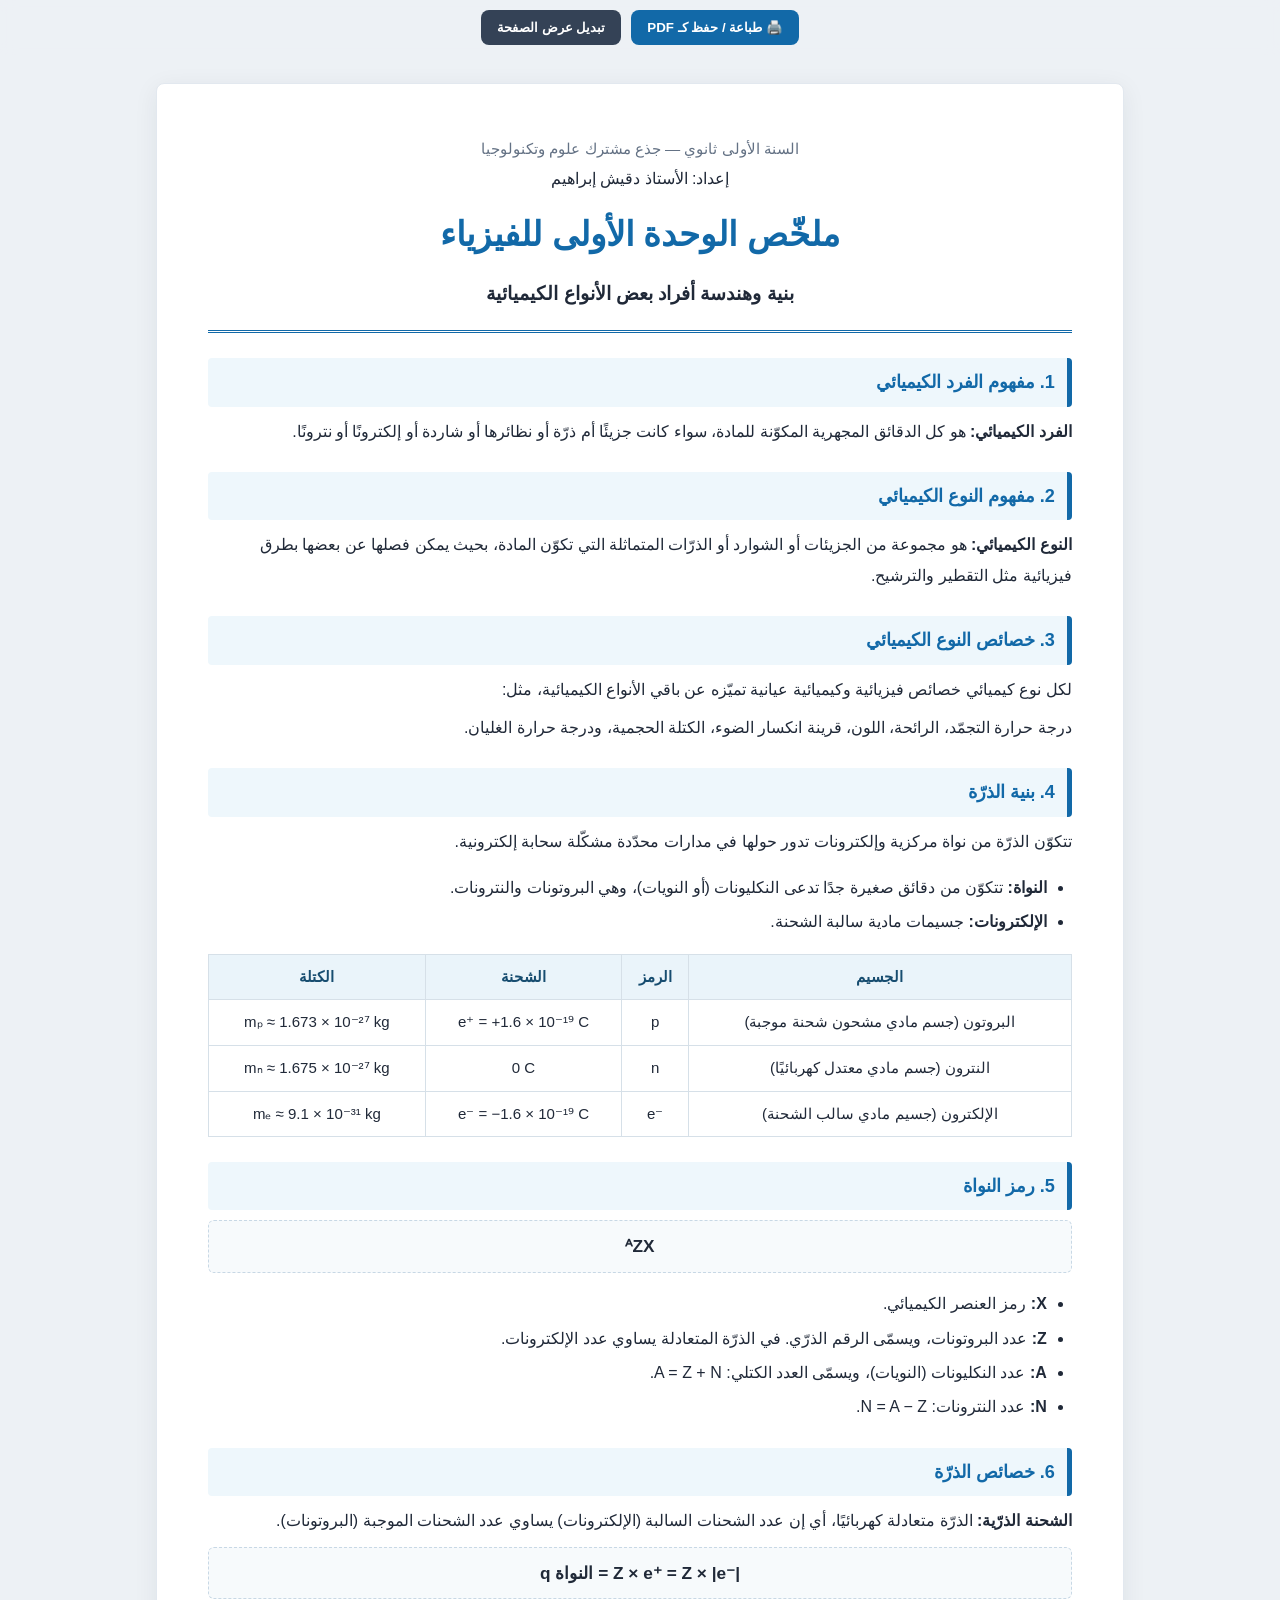
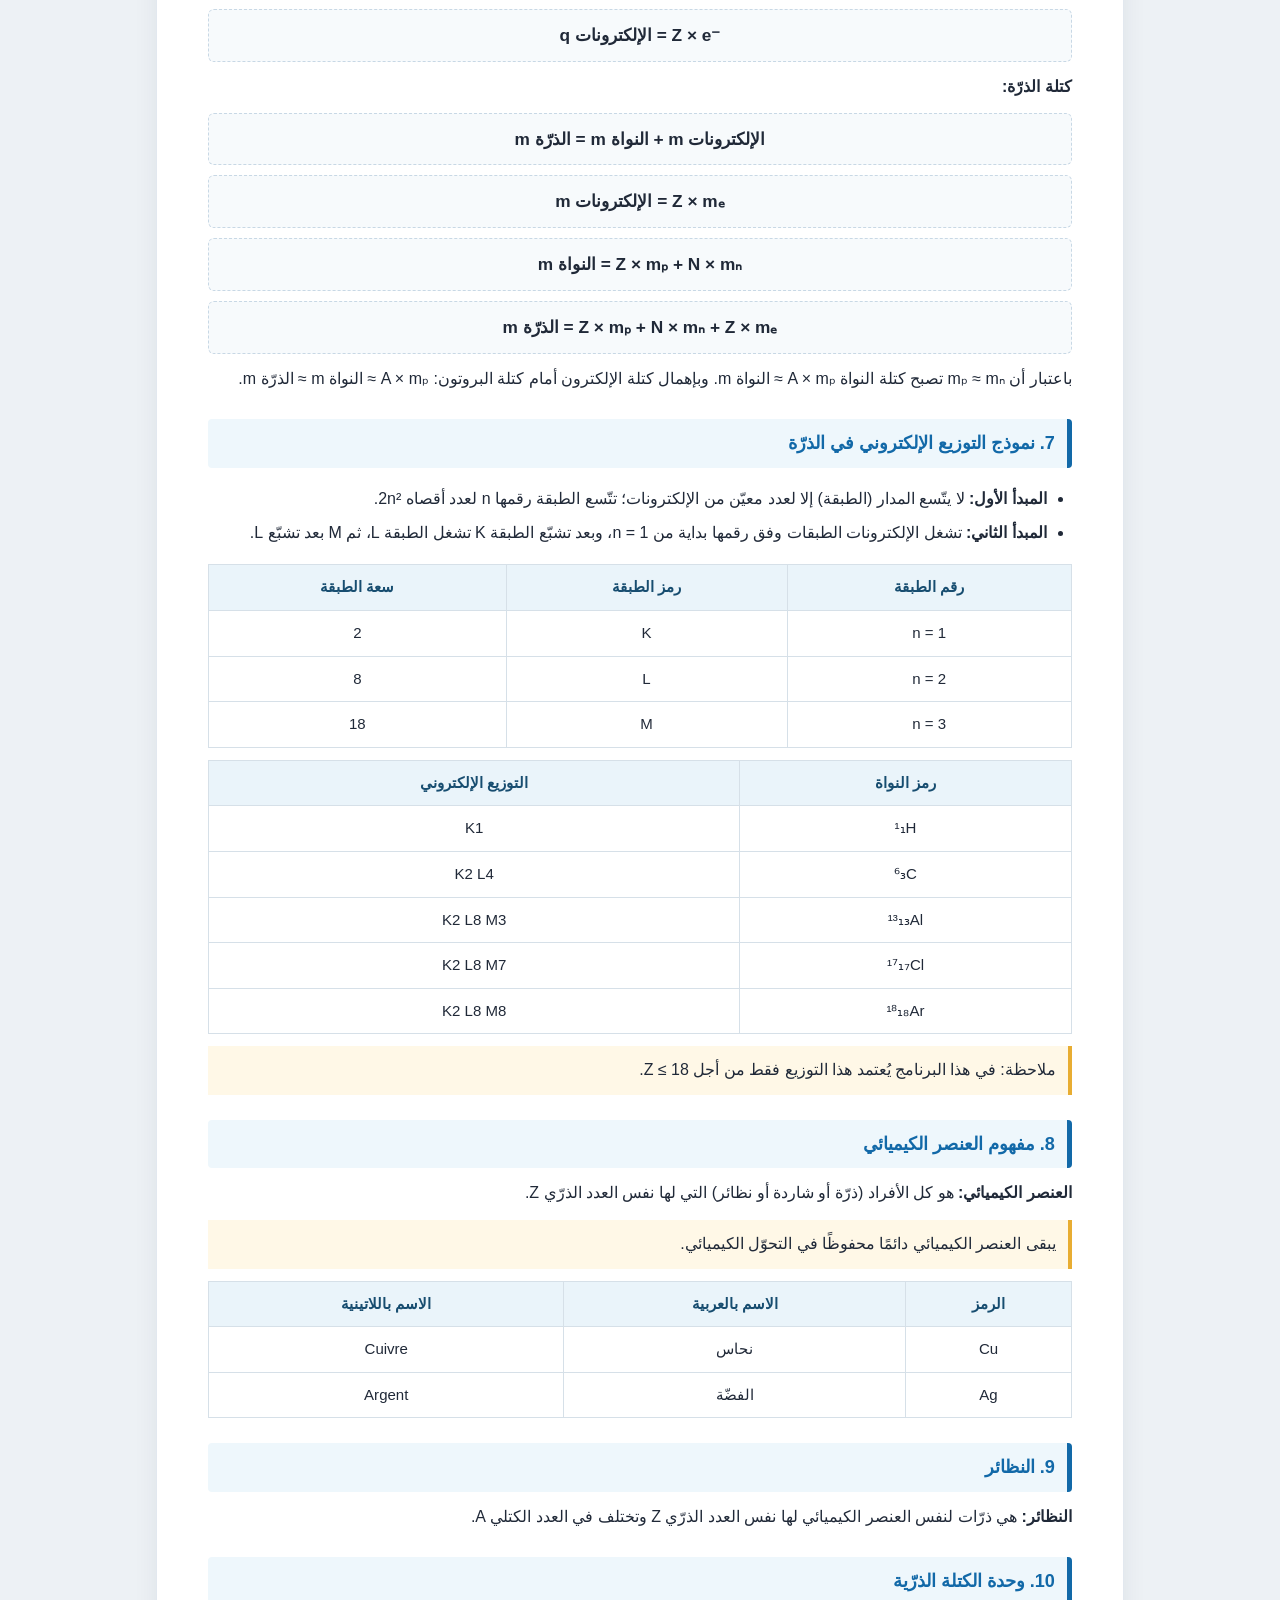
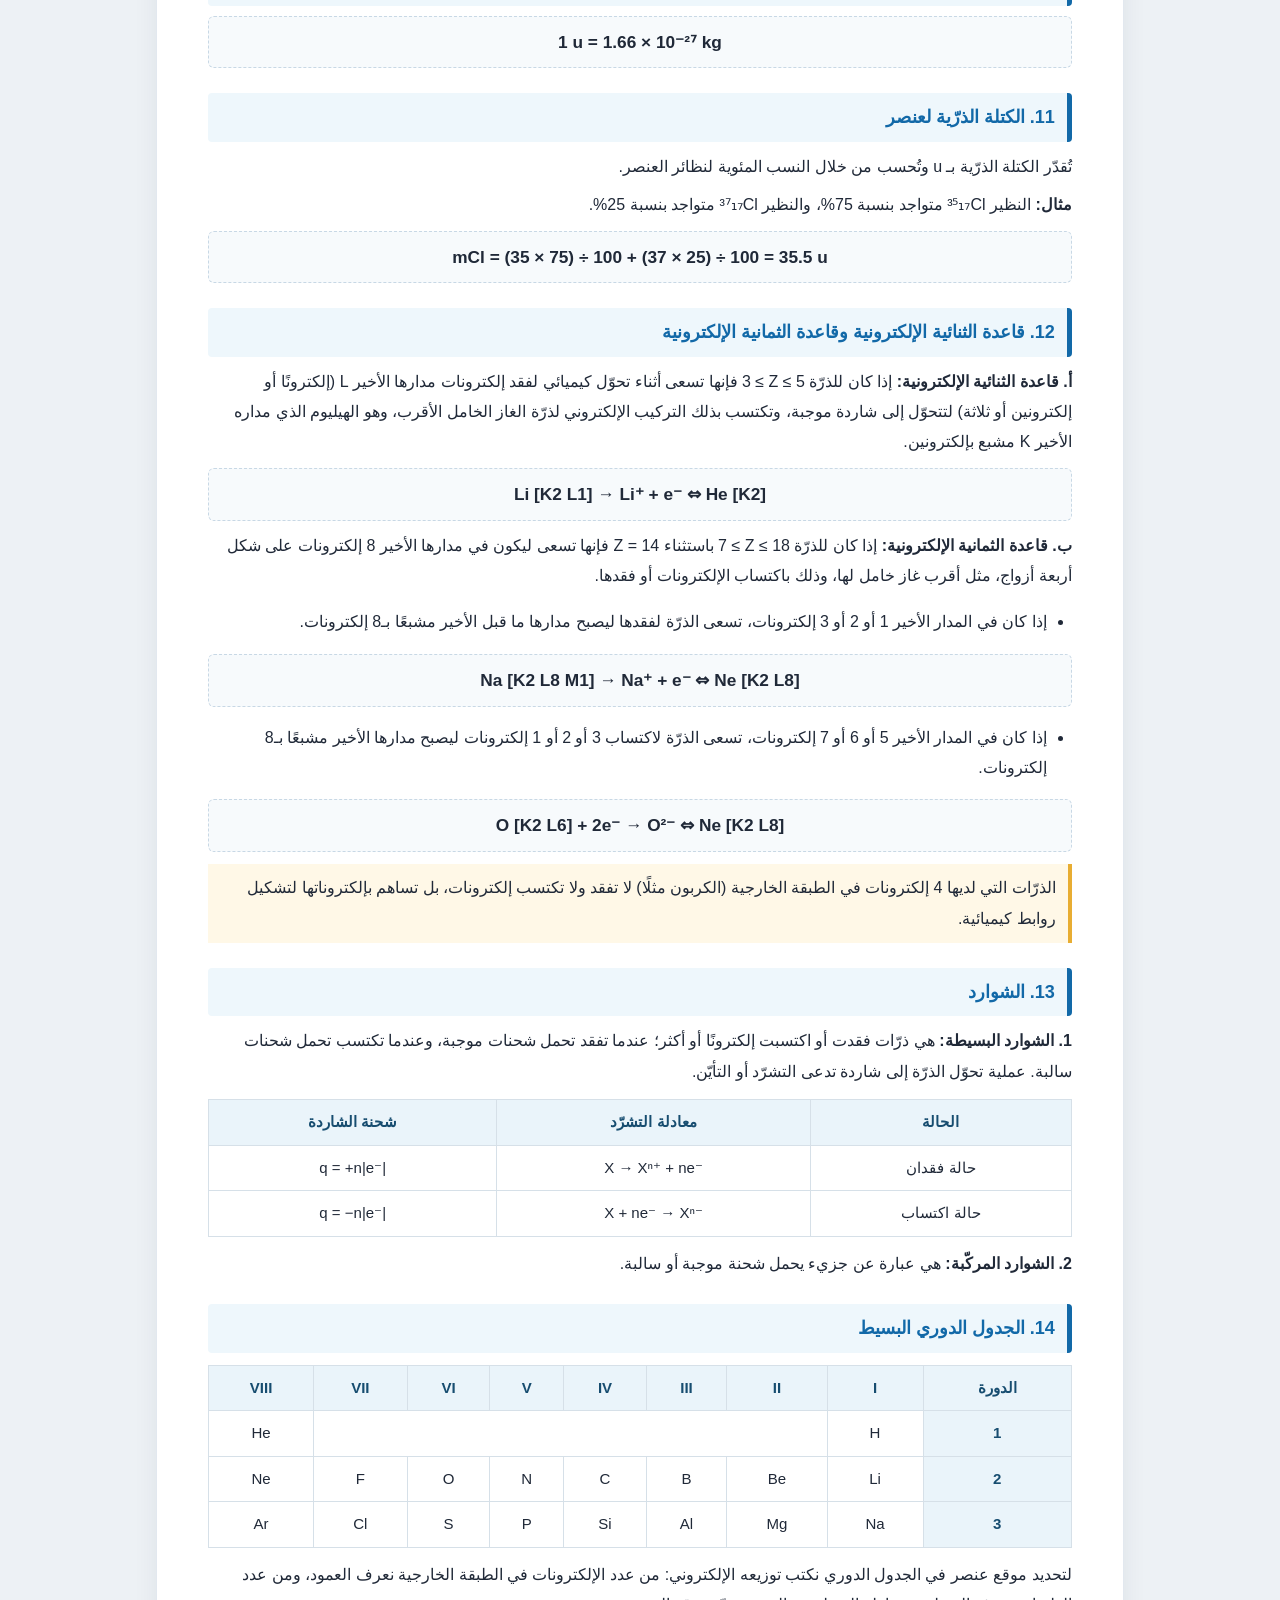
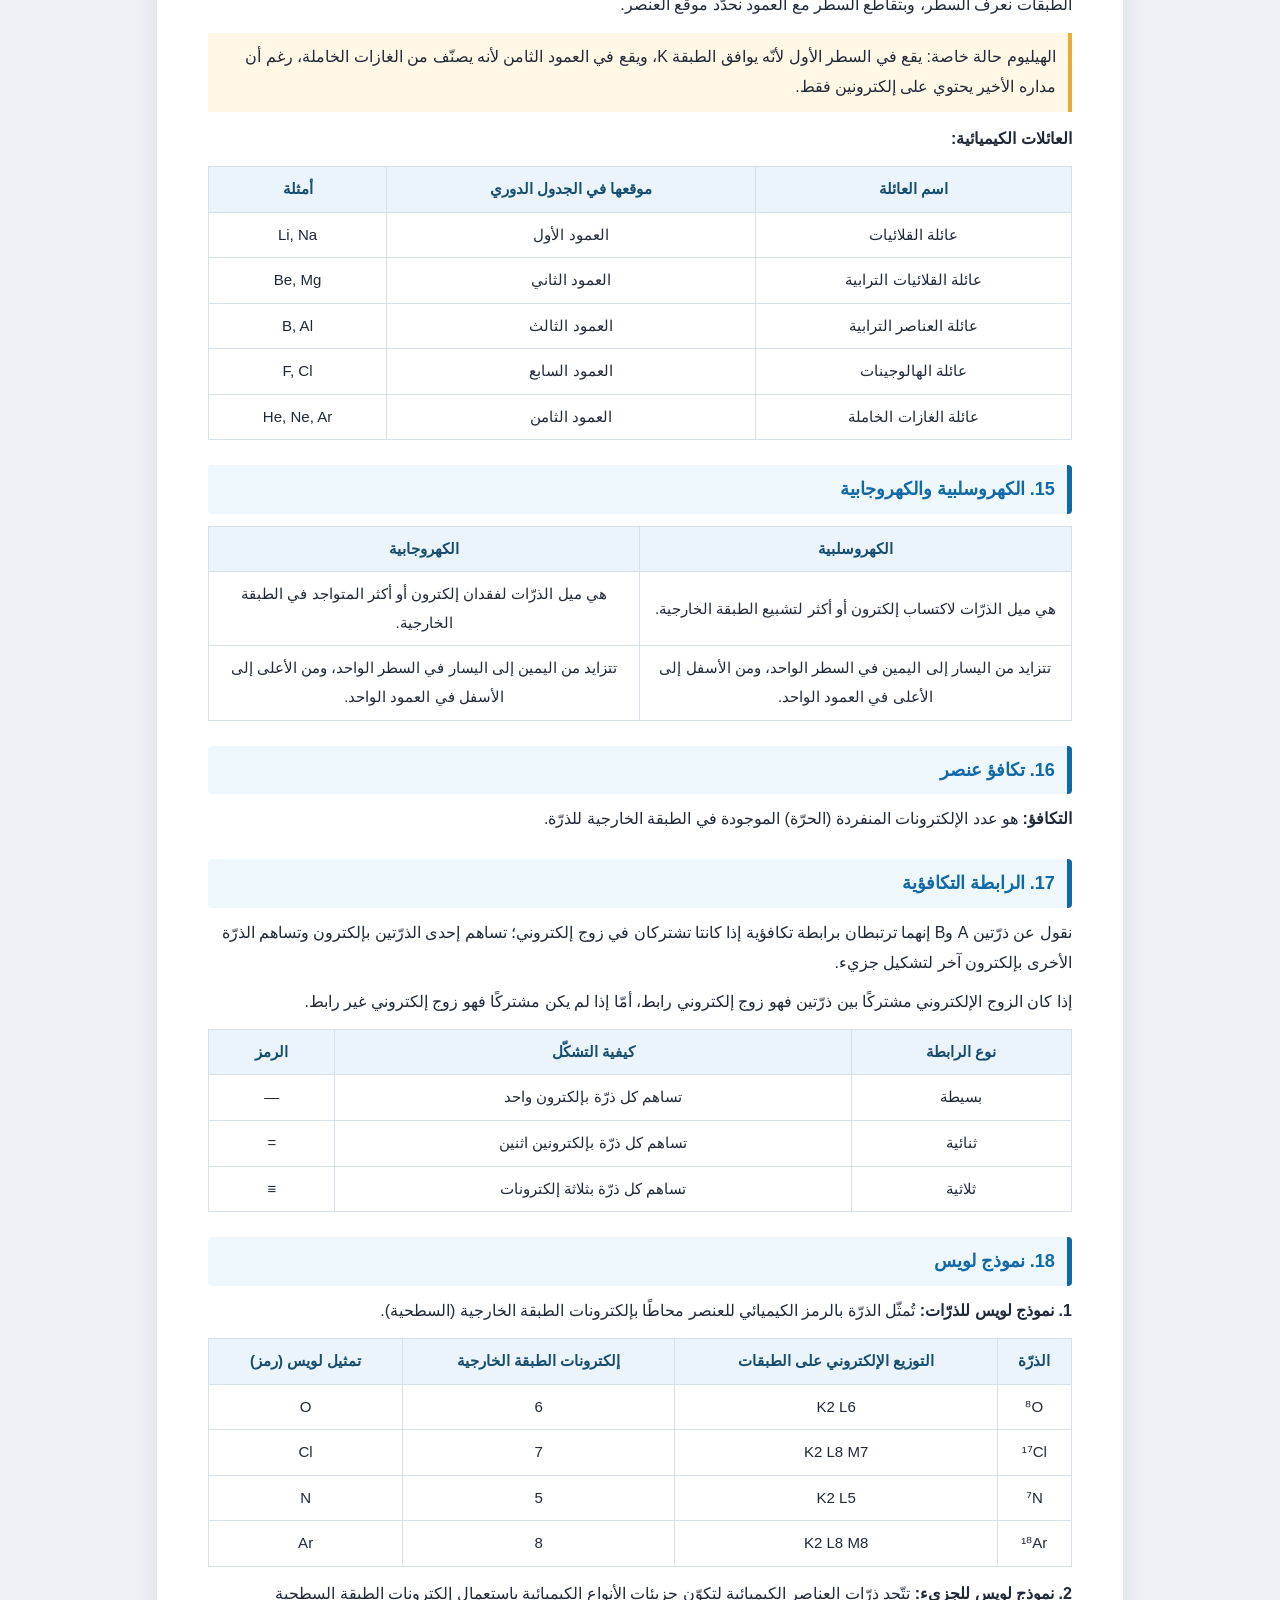
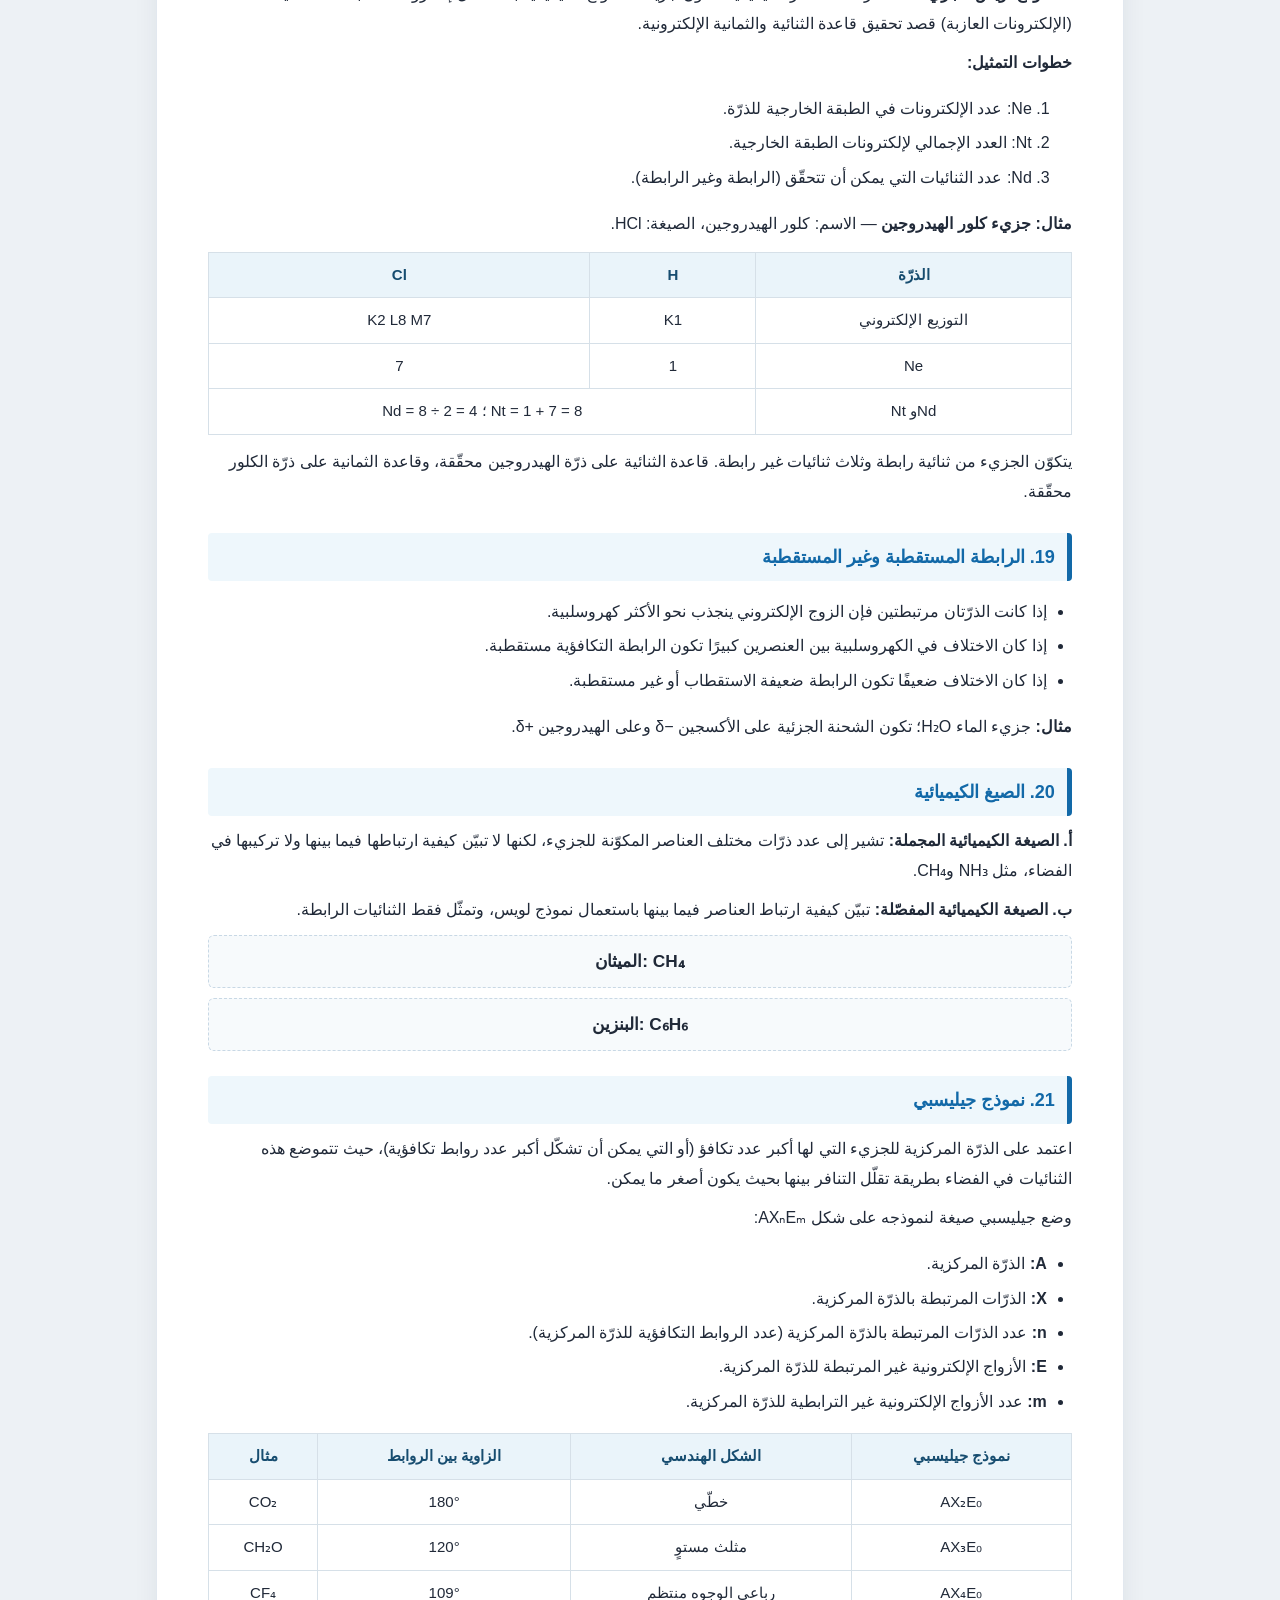
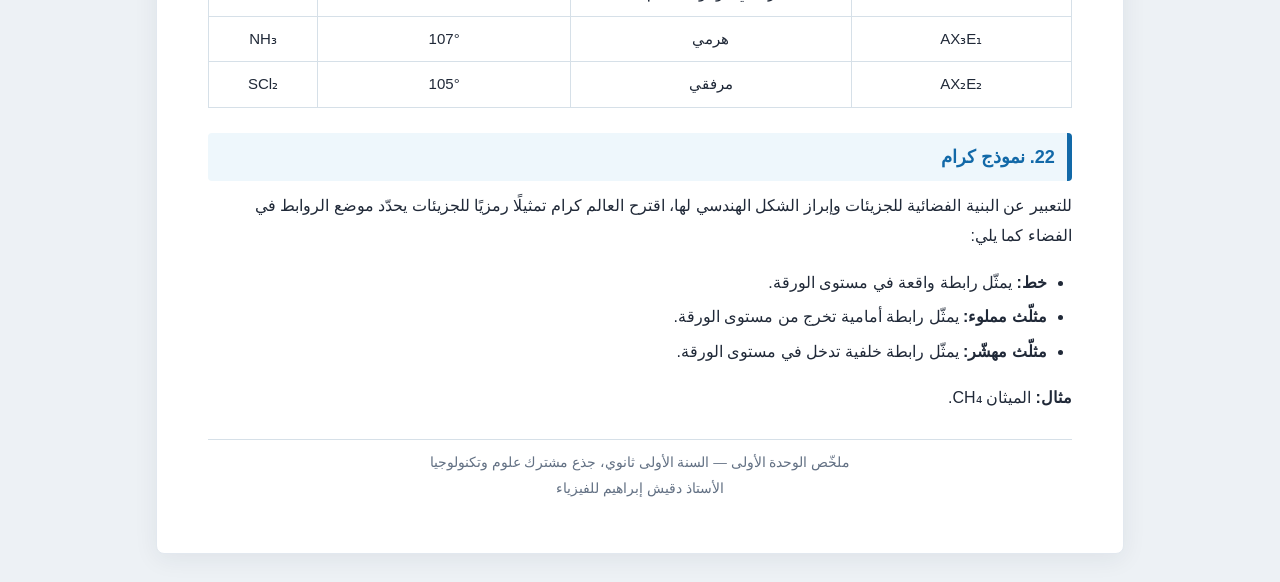
<file: physics-unit-1.html>
<!doctype html>
<html lang="ar" dir="rtl">
<head>
<meta charset="utf-8"><meta name="viewport" content="width=device-width, initial-scale=1">
<title>ملخّص الوحدة الأولى | بنية وهندسة أفراد بعض الأنواع الكيميائية</title>
<style>
:root{--ink:#202938;--blue:#1269a8;--pale:#eef7fc;--line:#d6e0e8;--muted:#637184}
*{box-sizing:border-box}body{margin:0;background:#edf1f5;color:var(--ink);font-family:Tahoma,Arial,sans-serif;line-height:1.9}
.wrap{max-width:1000px;margin:28px auto;padding:0 16px}.sheet{background:#fff;padding:clamp(22px,4vw,54px);margin:0 auto 24px;box-shadow:0 5px 24px #17283b12;border:1px solid #e2e8ef;border-radius:8px;break-after:page}
.top{text-align:center;border-bottom:3px double var(--blue);padding-bottom:18px;margin-bottom:25px}.top .small{color:var(--muted);font-size:.95rem}.top h1{font-size:clamp(1.45rem,3vw,2.15rem);color:var(--blue);margin:8px 0}.top h2{font-size:1.2rem;margin:0}
h3{font-size:1.13rem;color:var(--blue);background:var(--pale);border-right:5px solid var(--blue);padding:7px 12px;margin:25px 0 10px;border-radius:4px}
p{margin:8px 0}.formula{direction:ltr;text-align:center;font-family:Arial,sans-serif;font-weight:bold;font-size:1.08rem;background:#f7fafc;border:1px dashed #c8d8e5;padding:9px 12px;border-radius:6px;margin:10px 0;overflow-wrap:anywhere}.note{background:#fff8e7;border-right:4px solid #e8ad32;padding:9px 12px;margin:12px 0}table{width:100%;border-collapse:collapse;margin:12px 0;font-size:.94rem}th,td{border:1px solid var(--line);padding:8px;text-align:center;vertical-align:middle}th{background:#eaf4fa;color:#174d70}ul{padding-right:25px}li{margin:4px 0}.chem{direction:ltr;unicode-bidi:isolate;font-family:Arial,sans-serif;white-space:nowrap}.footer{margin-top:26px;border-top:1px solid var(--line);padding-top:10px;text-align:center;color:var(--muted);font-size:.85rem}.actions{position:sticky;top:0;z-index:5;display:flex;justify-content:center;gap:10px;padding:10px;background:#edf1f5eF;backdrop-filter:blur(8px)}button{border:0;border-radius:8px;padding:10px 16px;background:var(--blue);color:white;font-weight:bold;cursor:pointer}button.secondary{background:#344256}
@media print{body{background:#fff}.wrap{max-width:none;margin:0;padding:0}.sheet{box-shadow:none;border:0;border-radius:0;margin:0;padding:15mm;min-height:0}.actions{display:none}h3{break-after:avoid}table,.formula{break-inside:avoid}}
</style></head><body>
<div class="actions"><button onclick="window.print()">🖨️ طباعة / حفظ كـ PDF</button><button class="secondary" onclick="document.body.classList.toggle('compact')">تبديل عرض الصفحة</button></div>
<div class="wrap"><article class="sheet">
<header class="top"><div class="small">السنة الأولى ثانوي — جذع مشترك علوم وتكنولوجيا</div><div>إعداد: الأستاذ دقيش إبراهيم</div><h1>ملخّص الوحدة الأولى للفيزياء</h1><h2>بنية وهندسة أفراد بعض الأنواع الكيميائية</h2></header>
<h3>1. مفهوم الفرد الكيميائي</h3><p><b>الفرد الكيميائي:</b> هو كل الدقائق المجهرية المكوّنة للمادة، سواء كانت جزيئًا أم ذرّة أو نظائرها أو شاردة أو إلكترونًا أو نترونًا.</p>
<h3>2. مفهوم النوع الكيميائي</h3><p><b>النوع الكيميائي:</b> هو مجموعة من الجزيئات أو الشوارد أو الذرّات المتماثلة التي تكوّن المادة، بحيث يمكن فصلها عن بعضها بطرق فيزيائية مثل التقطير والترشيح.</p>
<h3>3. خصائص النوع الكيميائي</h3><p>لكل نوع كيميائي خصائص فيزيائية وكيميائية عيانية تميّزه عن باقي الأنواع الكيميائية، مثل:</p><p>درجة حرارة التجمّد، الرائحة، اللون، قرينة انكسار الضوء، الكتلة الحجمية، ودرجة حرارة الغليان.</p>
<h3>4. بنية الذرّة</h3><p>تتكوّن الذرّة من نواة مركزية وإلكترونات تدور حولها في مدارات محدّدة مشكّلة سحابة إلكترونية.</p><ul><li><b>النواة:</b> تتكوّن من دقائق صغيرة جدًا تدعى النكليونات (أو النويات)، وهي البروتونات والنترونات.</li><li><b>الإلكترونات:</b> جسيمات مادية سالبة الشحنة.</li></ul>
<table><thead><tr><th>الجسيم</th><th>الرمز</th><th>الشحنة</th><th>الكتلة</th></tr></thead><tbody><tr><td>البروتون (جسم مادي مشحون شحنة موجبة)</td><td class="chem">p</td><td class="chem">e⁺ = +1.6 × 10⁻¹⁹ C</td><td class="chem">mₚ ≈ 1.673 × 10⁻²⁷ kg</td></tr><tr><td>النترون (جسم مادي معتدل كهربائيًا)</td><td class="chem">n</td><td class="chem">0 C</td><td class="chem">mₙ ≈ 1.675 × 10⁻²⁷ kg</td></tr><tr><td>الإلكترون (جسيم مادي سالب الشحنة)</td><td class="chem">e⁻</td><td class="chem">e⁻ = −1.6 × 10⁻¹⁹ C</td><td class="chem">mₑ ≈ 9.1 × 10⁻³¹ kg</td></tr></tbody></table>
<h3>5. رمز النواة</h3><div class="formula">ᴬZX</div><ul><li><b>X:</b> رمز العنصر الكيميائي.</li><li><b>Z:</b> عدد البروتونات، ويسمّى الرقم الذرّي. في الذرّة المتعادلة يساوي عدد الإلكترونات.</li><li><b>A:</b> عدد النكليونات (النويات)، ويسمّى العدد الكتلي: <span class="chem">A = Z + N</span>.</li><li><b>N:</b> عدد النترونات: <span class="chem">N = A − Z</span>.</li></ul>
<h3>6. خصائص الذرّة</h3><p><b>الشحنة الذرّية:</b> الذرّة متعادلة كهربائيًا، أي إن عدد الشحنات السالبة (الإلكترونات) يساوي عدد الشحنات الموجبة (البروتونات).</p><div class="formula">q النواة = Z × e⁺ = Z × |e⁻|</div><div class="formula">q الإلكترونات = Z × e⁻</div><p><b>كتلة الذرّة:</b></p><div class="formula">m الذرّة = m النواة + m الإلكترونات</div><div class="formula">m الإلكترونات = Z × mₑ</div><div class="formula">m النواة = Z × mₚ + N × mₙ</div><div class="formula">m الذرّة = Z × mₚ + N × mₙ + Z × mₑ</div><p>باعتبار أن <span class="chem">mₚ ≈ mₙ</span> تصبح كتلة النواة <span class="chem">m النواة ≈ A × mₚ</span>. وبإهمال كتلة الإلكترون أمام كتلة البروتون: <span class="chem">m الذرّة ≈ m النواة ≈ A × mₚ</span>.</p>
<h3>7. نموذج التوزيع الإلكتروني في الذرّة</h3><ul><li><b>المبدأ الأول:</b> لا يتّسع المدار (الطبقة) إلا لعدد معيّن من الإلكترونات؛ تتّسع الطبقة رقمها <span class="chem">n</span> لعدد أقصاه <span class="chem">2n²</span>.</li><li><b>المبدأ الثاني:</b> تشغل الإلكترونات الطبقات وفق رقمها بداية من <span class="chem">n = 1</span>، وبعد تشبّع الطبقة K تشغل الطبقة L، ثم M بعد تشبّع L.</li></ul>
<table><tr><th>رقم الطبقة</th><th>رمز الطبقة</th><th>سعة الطبقة</th></tr><tr><td>n = 1</td><td>K</td><td>2</td></tr><tr><td>n = 2</td><td>L</td><td>8</td></tr><tr><td>n = 3</td><td>M</td><td>18</td></tr></table><table><tr><th>رمز النواة</th><th>التوزيع الإلكتروني</th></tr><tr><td class="chem">¹₁H</td><td class="chem">K1</td></tr><tr><td class="chem">⁶₃C</td><td class="chem">K2 L4</td></tr><tr><td class="chem">¹³₁₃Al</td><td class="chem">K2 L8 M3</td></tr><tr><td class="chem">¹⁷₁₇Cl</td><td class="chem">K2 L8 M7</td></tr><tr><td class="chem">¹⁸₁₈Ar</td><td class="chem">K2 L8 M8</td></tr></table><div class="note">ملاحظة: في هذا البرنامج يُعتمد هذا التوزيع فقط من أجل <span class="chem">Z ≤ 18</span>.</div>
<h3>8. مفهوم العنصر الكيميائي</h3><p><b>العنصر الكيميائي:</b> هو كل الأفراد (ذرّة أو شاردة أو نظائر) التي لها نفس العدد الذرّي <span class="chem">Z</span>.</p><div class="note">يبقى العنصر الكيميائي دائمًا محفوظًا في التحوّل الكيميائي.</div><table><tr><th>الرمز</th><th>الاسم بالعربية</th><th>الاسم باللاتينية</th></tr><tr><td class="chem">Cu</td><td>نحاس</td><td>Cuivre</td></tr><tr><td class="chem">Ag</td><td>الفضّة</td><td>Argent</td></tr></table>
<h3>9. النظائر</h3><p><b>النظائر:</b> هي ذرّات لنفس العنصر الكيميائي لها نفس العدد الذرّي <span class="chem">Z</span> وتختلف في العدد الكتلي <span class="chem">A</span>.</p>
<h3>10. وحدة الكتلة الذرّية</h3><div class="formula">1 u = 1.66 × 10⁻²⁷ kg</div>
<h3>11. الكتلة الذرّية لعنصر</h3><p>تُقدّر الكتلة الذرّية بـ <span class="chem">u</span> وتُحسب من خلال النسب المئوية لنظائر العنصر.</p><p><b>مثال:</b> النظير <span class="chem">³⁵₁₇Cl</span> متواجد بنسبة 75%، والنظير <span class="chem">³⁷₁₇Cl</span> متواجد بنسبة 25%.</p><div class="formula">mCl = (35 × 75) ÷ 100 + (37 × 25) ÷ 100 = 35.5 u</div>
<h3>12. قاعدة الثنائية الإلكترونية وقاعدة الثمانية الإلكترونية</h3><p><b>أ. قاعدة الثنائية الإلكترونية:</b> إذا كان للذرّة <span class="chem">3 ≤ Z ≤ 5</span> فإنها تسعى أثناء تحوّل كيميائي لفقد إلكترونات مدارها الأخير L (إلكترونًا أو إلكترونين أو ثلاثة) لتتحوّل إلى شاردة موجبة، وتكتسب بذلك التركيب الإلكتروني لذرّة الغاز الخامل الأقرب، وهو الهيليوم الذي مداره الأخير K مشبع بإلكترونين.</p><div class="formula">Li [K2 L1] → Li⁺ + e⁻  ⇔  He [K2]</div><p><b>ب. قاعدة الثمانية الإلكترونية:</b> إذا كان للذرّة <span class="chem">7 ≤ Z ≤ 18</span> باستثناء <span class="chem">Z = 14</span> فإنها تسعى ليكون في مدارها الأخير 8 إلكترونات على شكل أربعة أزواج، مثل أقرب غاز خامل لها، وذلك باكتساب الإلكترونات أو فقدها.</p><ul><li>إذا كان في المدار الأخير 1 أو 2 أو 3 إلكترونات، تسعى الذرّة لفقدها ليصبح مدارها ما قبل الأخير مشبعًا بـ8 إلكترونات.</li></ul><div class="formula">Na [K2 L8 M1] → Na⁺ + e⁻  ⇔  Ne [K2 L8]</div><ul><li>إذا كان في المدار الأخير 5 أو 6 أو 7 إلكترونات، تسعى الذرّة لاكتساب 3 أو 2 أو 1 إلكترونات ليصبح مدارها الأخير مشبعًا بـ8 إلكترونات.</li></ul><div class="formula">O [K2 L6] + 2e⁻ → O²⁻  ⇔  Ne [K2 L8]</div><div class="note">الذرّات التي لديها 4 إلكترونات في الطبقة الخارجية (الكربون مثلًا) لا تفقد ولا تكتسب إلكترونات، بل تساهم بإلكتروناتها لتشكيل روابط كيميائية.</div>
<h3>13. الشوارد</h3><p><b>1. الشوارد البسيطة:</b> هي ذرّات فقدت أو اكتسبت إلكترونًا أو أكثر؛ عندما تفقد تحمل شحنات موجبة، وعندما تكتسب تحمل شحنات سالبة. عملية تحوّل الذرّة إلى شاردة تدعى التشرّد أو التأيّن.</p><table><tr><th>الحالة</th><th>معادلة التشرّد</th><th>شحنة الشاردة</th></tr><tr><td>حالة فقدان</td><td class="chem">X → Xⁿ⁺ + ne⁻</td><td class="chem">q = +n|e⁻|</td></tr><tr><td>حالة اكتساب</td><td class="chem">X + ne⁻ → Xⁿ⁻</td><td class="chem">q = −n|e⁻|</td></tr></table><p><b>2. الشوارد المركّبة:</b> هي عبارة عن جزيء يحمل شحنة موجبة أو سالبة.</p>
<h3>14. الجدول الدوري البسيط</h3><table><tr><th>الدورة</th><th>I</th><th>II</th><th>III</th><th>IV</th><th>V</th><th>VI</th><th>VII</th><th>VIII</th></tr><tr><th>1</th><td class="chem">H</td><td colspan="6"></td><td class="chem">He</td></tr><tr><th>2</th><td class="chem">Li</td><td class="chem">Be</td><td class="chem">B</td><td class="chem">C</td><td class="chem">N</td><td class="chem">O</td><td class="chem">F</td><td class="chem">Ne</td></tr><tr><th>3</th><td class="chem">Na</td><td class="chem">Mg</td><td class="chem">Al</td><td class="chem">Si</td><td class="chem">P</td><td class="chem">S</td><td class="chem">Cl</td><td class="chem">Ar</td></tr></table><p>لتحديد موقع عنصر في الجدول الدوري نكتب توزيعه الإلكتروني: من عدد الإلكترونات في الطبقة الخارجية نعرف العمود، ومن عدد الطبقات نعرف السطر، وبتقاطع السطر مع العمود نحدّد موقع العنصر.</p><div class="note">الهيليوم حالة خاصة: يقع في السطر الأول لأنّه يوافق الطبقة K، ويقع في العمود الثامن لأنه يصنّف من الغازات الخاملة، رغم أن مداره الأخير يحتوي على إلكترونين فقط.</div><p><b>العائلات الكيميائية:</b></p><table><tr><th>اسم العائلة</th><th>موقعها في الجدول الدوري</th><th>أمثلة</th></tr><tr><td>عائلة القلائيات</td><td>العمود الأول</td><td class="chem">Li, Na</td></tr><tr><td>عائلة القلائيات الترابية</td><td>العمود الثاني</td><td class="chem">Be, Mg</td></tr><tr><td>عائلة العناصر الترابية</td><td>العمود الثالث</td><td class="chem">B, Al</td></tr><tr><td>عائلة الهالوجينات</td><td>العمود السابع</td><td class="chem">F, Cl</td></tr><tr><td>عائلة الغازات الخاملة</td><td>العمود الثامن</td><td class="chem">He, Ne, Ar</td></tr></table>
<h3>15. الكهروسلبية والكهروجابية</h3><table><tr><th>الكهروسلبية</th><th>الكهروجابية</th></tr><tr><td>هي ميل الذرّات لاكتساب إلكترون أو أكثر لتشبيع الطبقة الخارجية.</td><td>هي ميل الذرّات لفقدان إلكترون أو أكثر المتواجد في الطبقة الخارجية.</td></tr><tr><td>تتزايد من اليسار إلى اليمين في السطر الواحد، ومن الأسفل إلى الأعلى في العمود الواحد.</td><td>تتزايد من اليمين إلى اليسار في السطر الواحد، ومن الأعلى إلى الأسفل في العمود الواحد.</td></tr></table>
<h3>16. تكافؤ عنصر</h3><p><b>التكافؤ:</b> هو عدد الإلكترونات المنفردة (الحرّة) الموجودة في الطبقة الخارجية للذرّة.</p>
<h3>17. الرابطة التكافؤية</h3><p>نقول عن ذرّتين A وB إنهما ترتبطان برابطة تكافؤية إذا كانتا تشتركان في زوج إلكتروني؛ تساهم إحدى الذرّتين بإلكترون وتساهم الذرّة الأخرى بإلكترون آخر لتشكيل جزيء.</p><p>إذا كان الزوج الإلكتروني مشتركًا بين ذرّتين فهو زوج إلكتروني رابط، أمّا إذا لم يكن مشتركًا فهو زوج إلكتروني غير رابط.</p><table><tr><th>نوع الرابطة</th><th>كيفية التشكّل</th><th>الرمز</th></tr><tr><td>بسيطة</td><td>تساهم كل ذرّة بإلكترون واحد</td><td class="chem">—</td></tr><tr><td>ثنائية</td><td>تساهم كل ذرّة بإلكترونين اثنين</td><td class="chem">=</td></tr><tr><td>ثلاثية</td><td>تساهم كل ذرّة بثلاثة إلكترونات</td><td class="chem">≡</td></tr></table>
<h3>18. نموذج لويس</h3><p><b>1. نموذج لويس للذرّات:</b> تُمثّل الذرّة بالرمز الكيميائي للعنصر محاطًا بإلكترونات الطبقة الخارجية (السطحية).</p><table><tr><th>الذرّة</th><th>التوزيع الإلكتروني على الطبقات</th><th>إلكترونات الطبقة الخارجية</th><th>تمثيل لويس (رمز)</th></tr><tr><td class="chem">⁸O</td><td class="chem">K2 L6</td><td>6</td><td class="chem">O</td></tr><tr><td class="chem">¹⁷Cl</td><td class="chem">K2 L8 M7</td><td>7</td><td class="chem">Cl</td></tr><tr><td class="chem">⁷N</td><td class="chem">K2 L5</td><td>5</td><td class="chem">N</td></tr><tr><td class="chem">¹⁸Ar</td><td class="chem">K2 L8 M8</td><td>8</td><td class="chem">Ar</td></tr></table>
<p><b>2. نموذج لويس للجزيء:</b> تتّحد ذرّات العناصر الكيميائية لتكوّن جزيئات الأنواع الكيميائية باستعمال إلكترونات الطبقة السطحية (الإلكترونات العازبة) قصد تحقيق قاعدة الثنائية والثمانية الإلكترونية.</p><p><b>خطوات التمثيل:</b></p><ol><li><span class="chem">Ne</span>: عدد الإلكترونات في الطبقة الخارجية للذرّة.</li><li><span class="chem">Nt</span>: العدد الإجمالي لإلكترونات الطبقة الخارجية.</li><li><span class="chem">Nd</span>: عدد الثنائيات التي يمكن أن تتحقّق (الرابطة وغير الرابطة).</li></ol><p><b>مثال: جزيء كلور الهيدروجين</b> — الاسم: كلور الهيدروجين، الصيغة: <span class="chem">HCl</span>.</p><table><tr><th>الذرّة</th><th>H</th><th>Cl</th></tr><tr><td>التوزيع الإلكتروني</td><td class="chem">K1</td><td class="chem">K2 L8 M7</td></tr><tr><td class="chem">Ne</td><td>1</td><td>7</td></tr><tr><td class="chem">Nt وNd</td><td colspan="2"><span class="chem">Nt = 1 + 7 = 8</span> ؛ <span class="chem">Nd = 8 ÷ 2 = 4</span></td></tr></table><p>يتكوّن الجزيء من ثنائية رابطة وثلاث ثنائيات غير رابطة. قاعدة الثنائية على ذرّة الهيدروجين محقّقة، وقاعدة الثمانية على ذرّة الكلور محقّقة.</p>
<h3>19. الرابطة المستقطبة وغير المستقطبة</h3><ul><li>إذا كانت الذرّتان مرتبطتين فإن الزوج الإلكتروني ينجذب نحو الأكثر كهروسلبية.</li><li>إذا كان الاختلاف في الكهروسلبية بين العنصرين كبيرًا تكون الرابطة التكافؤية مستقطبة.</li><li>إذا كان الاختلاف ضعيفًا تكون الرابطة ضعيفة الاستقطاب أو غير مستقطبة.</li></ul><p><b>مثال:</b> جزيء الماء <span class="chem">H₂O</span>؛ تكون الشحنة الجزئية على الأكسجين <span class="chem">δ−</span> وعلى الهيدروجين <span class="chem">δ+</span>.</p>
<h3>20. الصيغ الكيميائية</h3><p><b>أ. الصيغة الكيميائية المجملة:</b> تشير إلى عدد ذرّات مختلف العناصر المكوّنة للجزيء، لكنها لا تبيّن كيفية ارتباطها فيما بينها ولا تركيبها في الفضاء، مثل <span class="chem">NH₃</span> و<span class="chem">CH₄</span>.</p><p><b>ب. الصيغة الكيميائية المفصّلة:</b> تبيّن كيفية ارتباط العناصر فيما بينها باستعمال نموذج لويس، وتمثّل فقط الثنائيات الرابطة.</p><div class="formula">الميثان: CH₄</div><div class="formula">البنزين: C₆H₆</div>
<h3>21. نموذج جيليسبي</h3><p>اعتمد على الذرّة المركزية للجزيء التي لها أكبر عدد تكافؤ (أو التي يمكن أن تشكّل أكبر عدد روابط تكافؤية)، حيث تتموضع هذه الثنائيات في الفضاء بطريقة تقلّل التنافر بينها بحيث يكون أصغر ما يمكن.</p><p>وضع جيليسبي صيغة لنموذجه على شكل <span class="chem">AXₙEₘ</span>:</p><ul><li><b>A:</b> الذرّة المركزية.</li><li><b>X:</b> الذرّات المرتبطة بالذرّة المركزية.</li><li><b>n:</b> عدد الذرّات المرتبطة بالذرّة المركزية (عدد الروابط التكافؤية للذرّة المركزية).</li><li><b>E:</b> الأزواج الإلكترونية غير المرتبطة للذرّة المركزية.</li><li><b>m:</b> عدد الأزواج الإلكترونية غير الترابطية للذرّة المركزية.</li></ul><table><tr><th>نموذج جيليسبي</th><th>الشكل الهندسي</th><th>الزاوية بين الروابط</th><th>مثال</th></tr><tr><td class="chem">AX₂E₀</td><td>خطّي</td><td>180°</td><td class="chem">CO₂</td></tr><tr><td class="chem">AX₃E₀</td><td>مثلث مستوٍ</td><td>120°</td><td class="chem">CH₂O</td></tr><tr><td class="chem">AX₄E₀</td><td>رباعي الوجوه منتظم</td><td>109°</td><td class="chem">CF₄</td></tr><tr><td class="chem">AX₃E₁</td><td>هرمي</td><td>107°</td><td class="chem">NH₃</td></tr><tr><td class="chem">AX₂E₂</td><td>مرفقي</td><td>105°</td><td class="chem">SCl₂</td></tr></table>
<h3>22. نموذج كرام</h3><p>للتعبير عن البنية الفضائية للجزيئات وإبراز الشكل الهندسي لها، اقترح العالم كرام تمثيلًا رمزيًا للجزيئات يحدّد موضع الروابط في الفضاء كما يلي:</p><ul><li><b>خط:</b> يمثّل رابطة واقعة في مستوى الورقة.</li><li><b>مثلّث مملوء:</b> يمثّل رابطة أمامية تخرج من مستوى الورقة.</li><li><b>مثلّث مهشّر:</b> يمثّل رابطة خلفية تدخل في مستوى الورقة.</li></ul><p><b>مثال:</b> الميثان <span class="chem">CH₄</span>.</p>
<div class="footer">ملخّص الوحدة الأولى — السنة الأولى ثانوي، جذع مشترك علوم وتكنولوجيا<br>الأستاذ دقيش إبراهيم للفيزياء</div>
</article></div></body></html>
</file>
